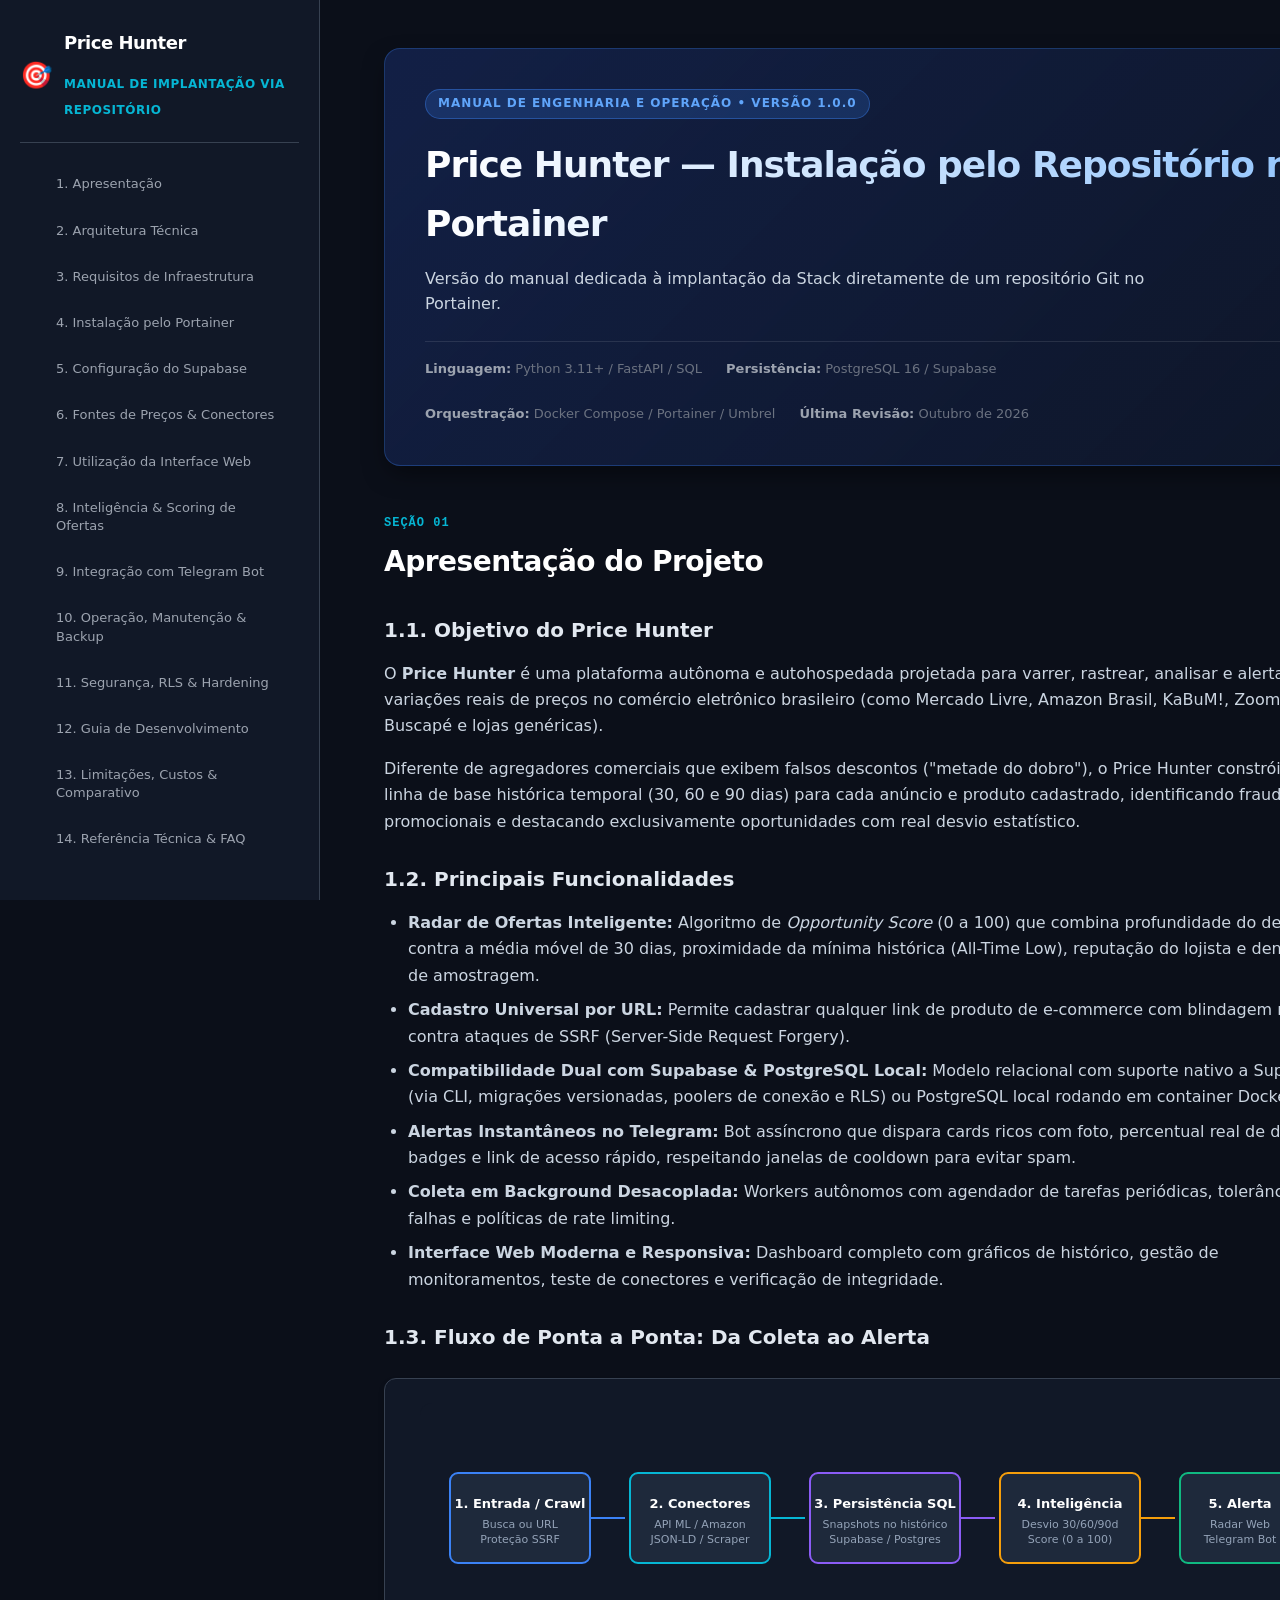
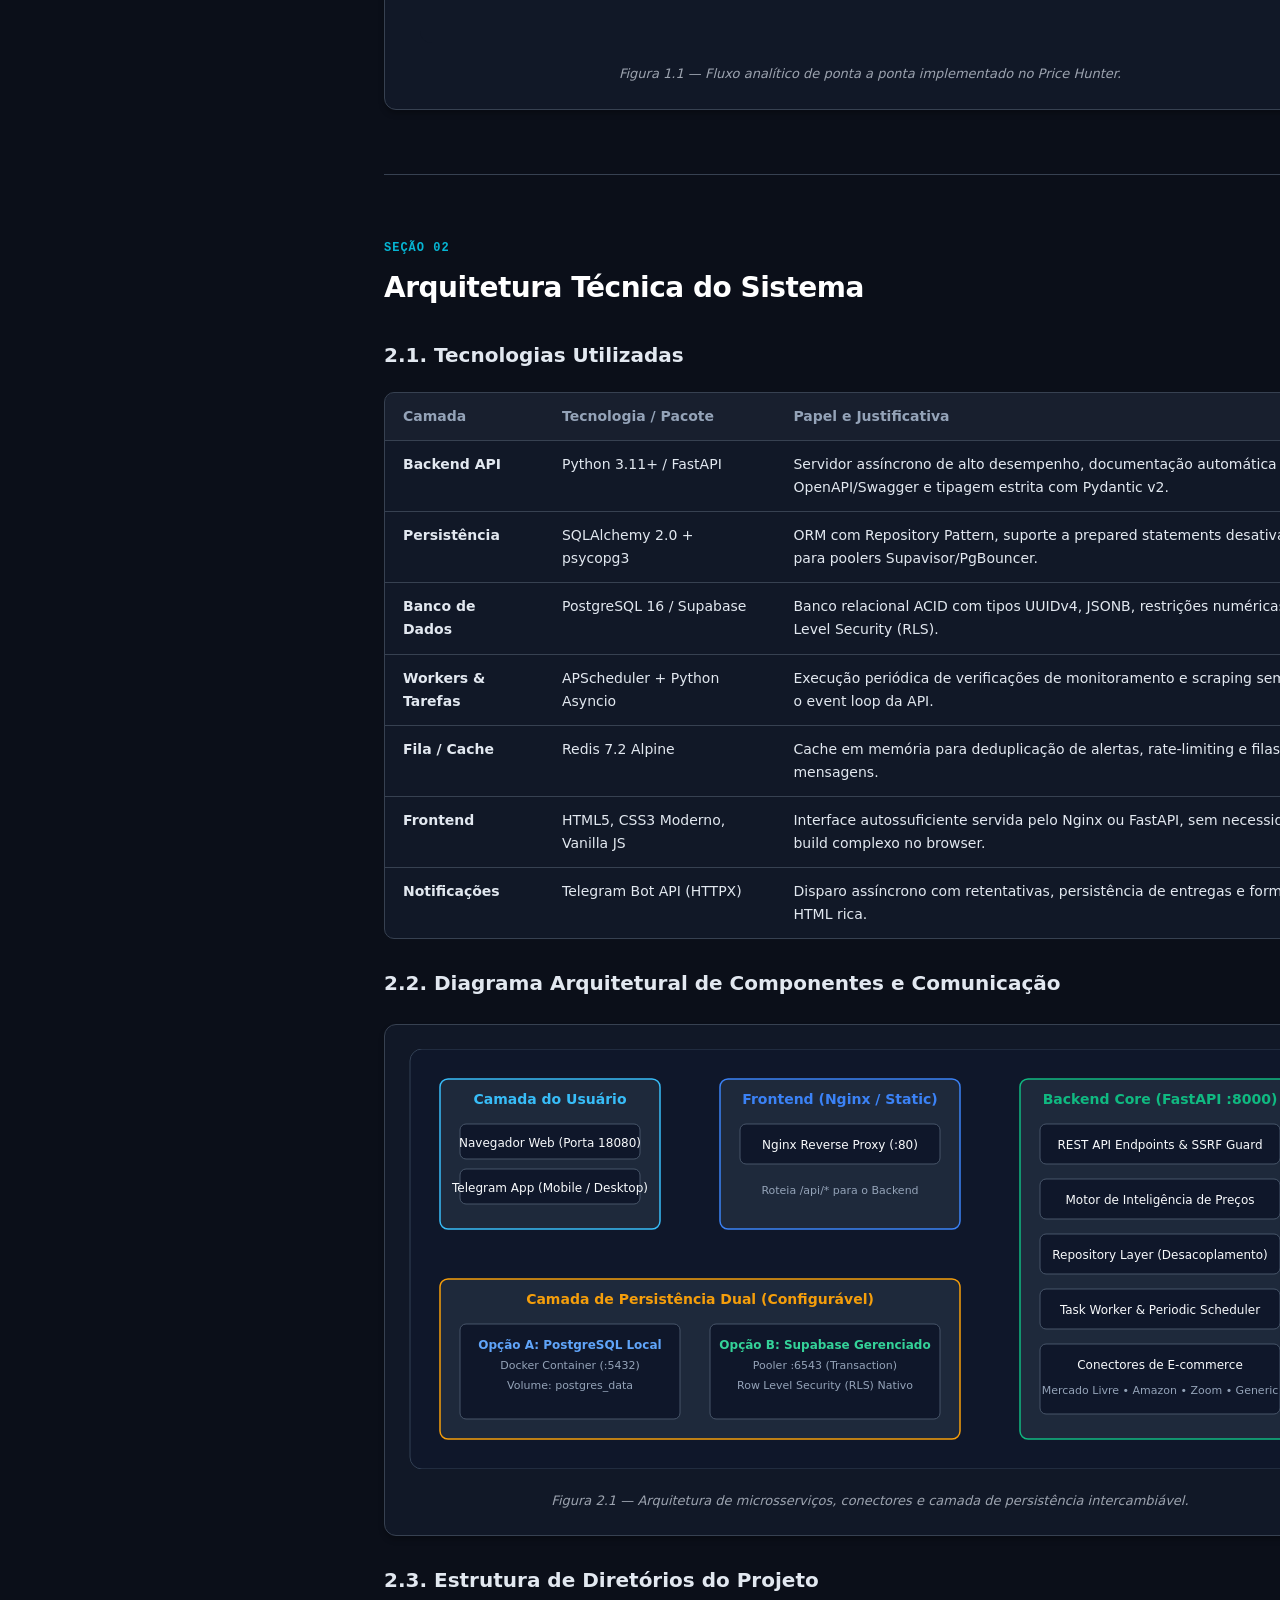
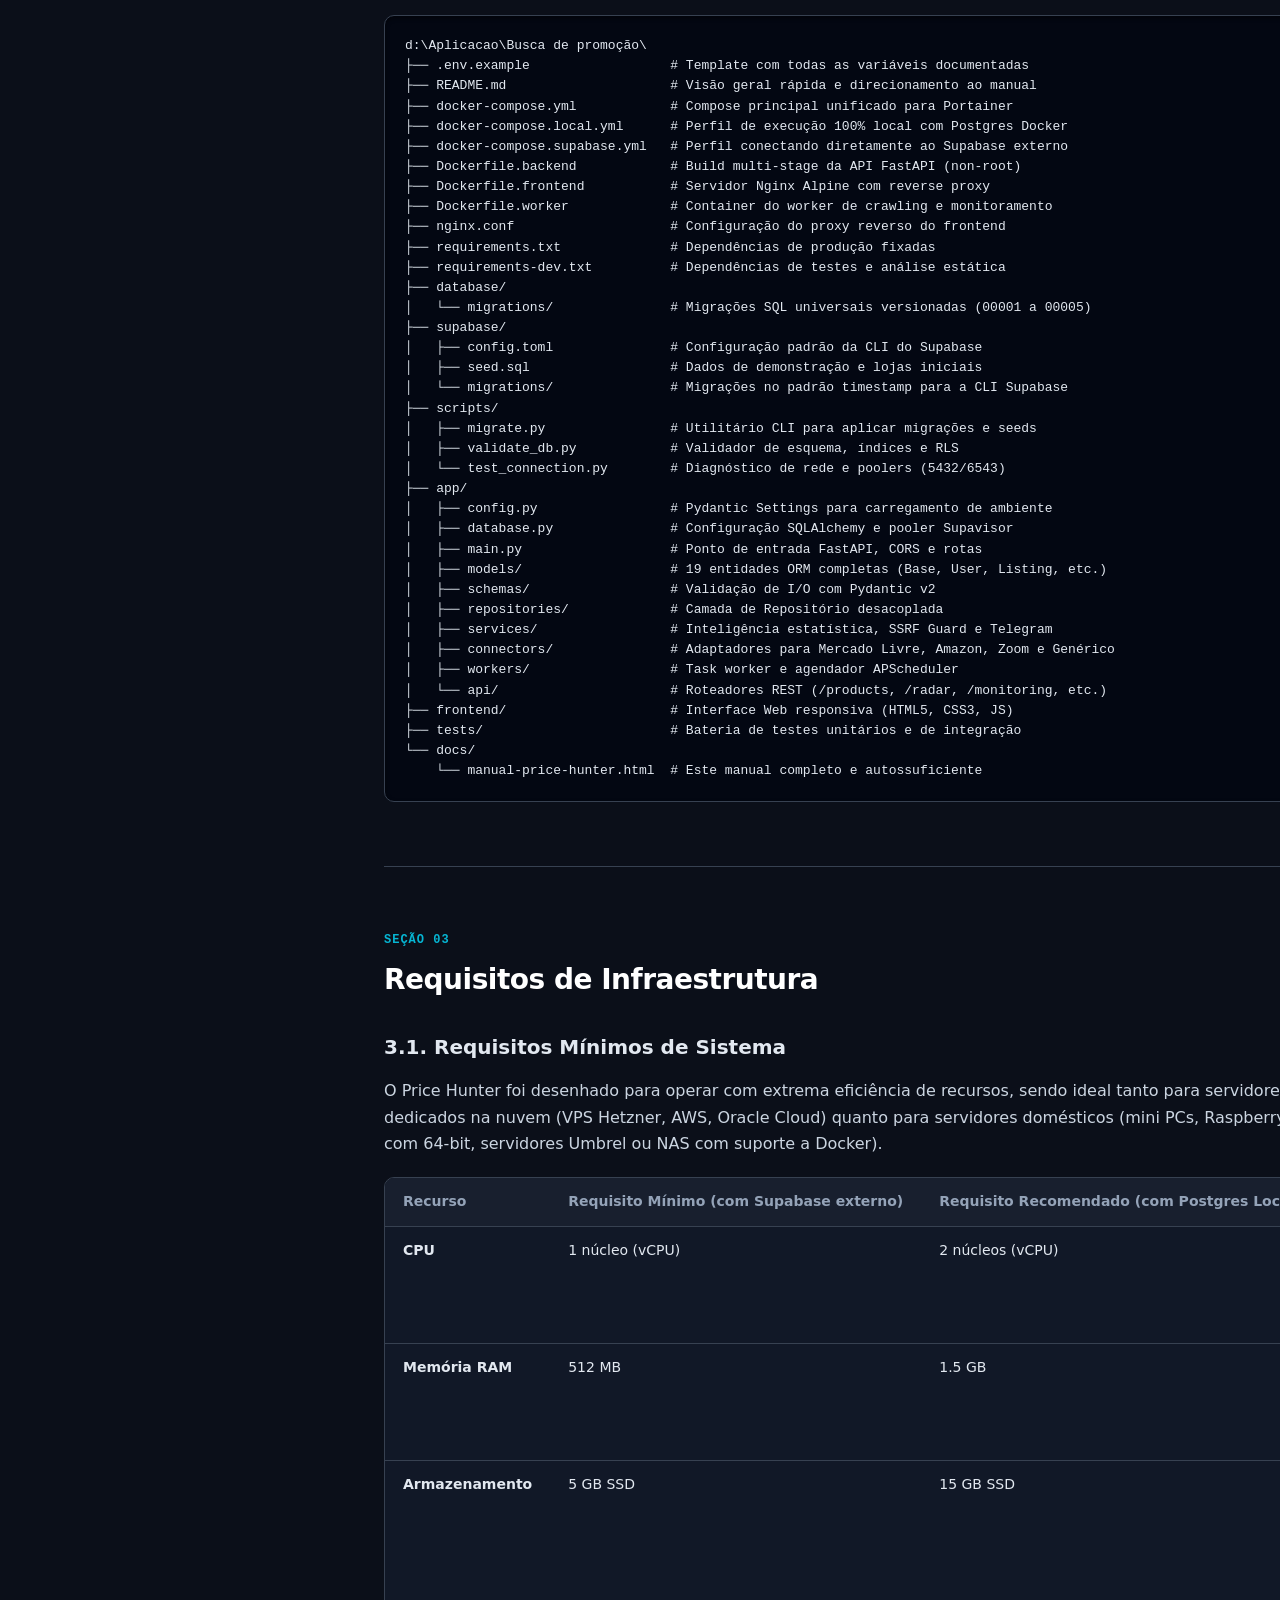
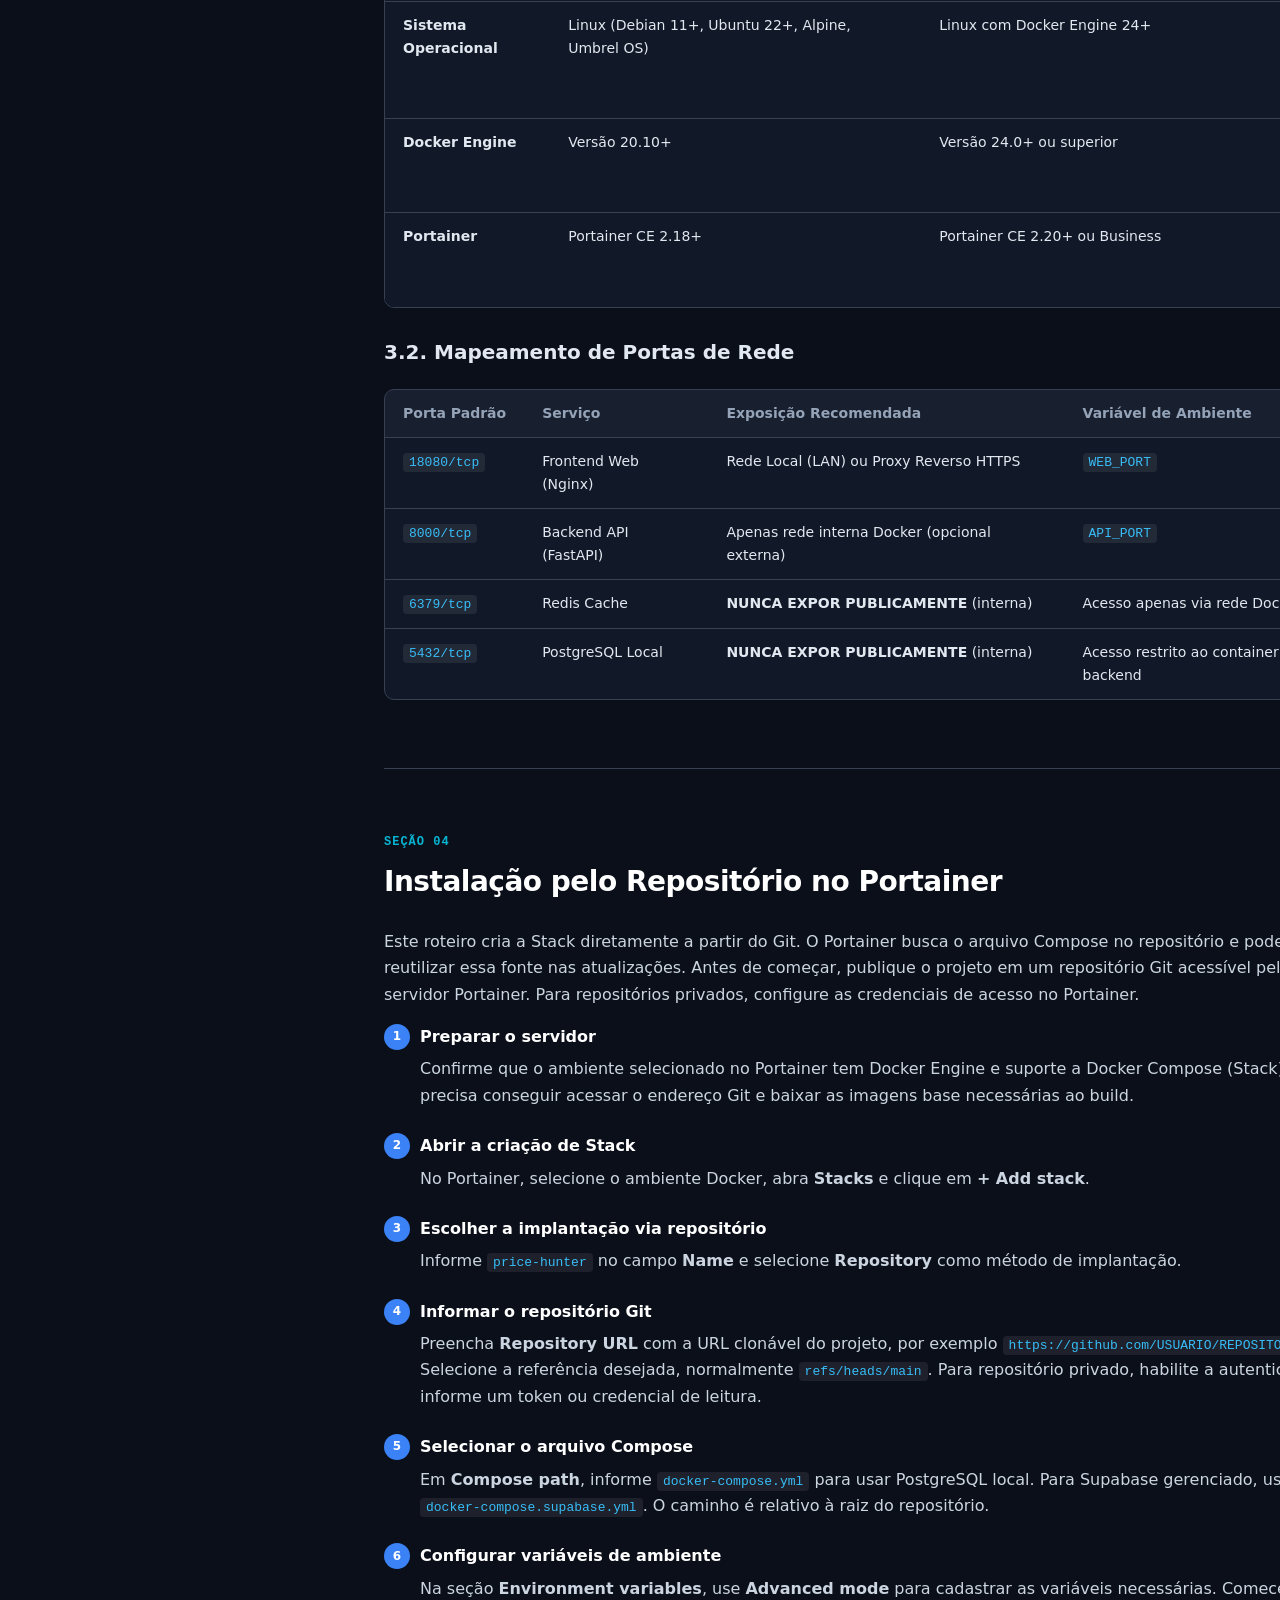
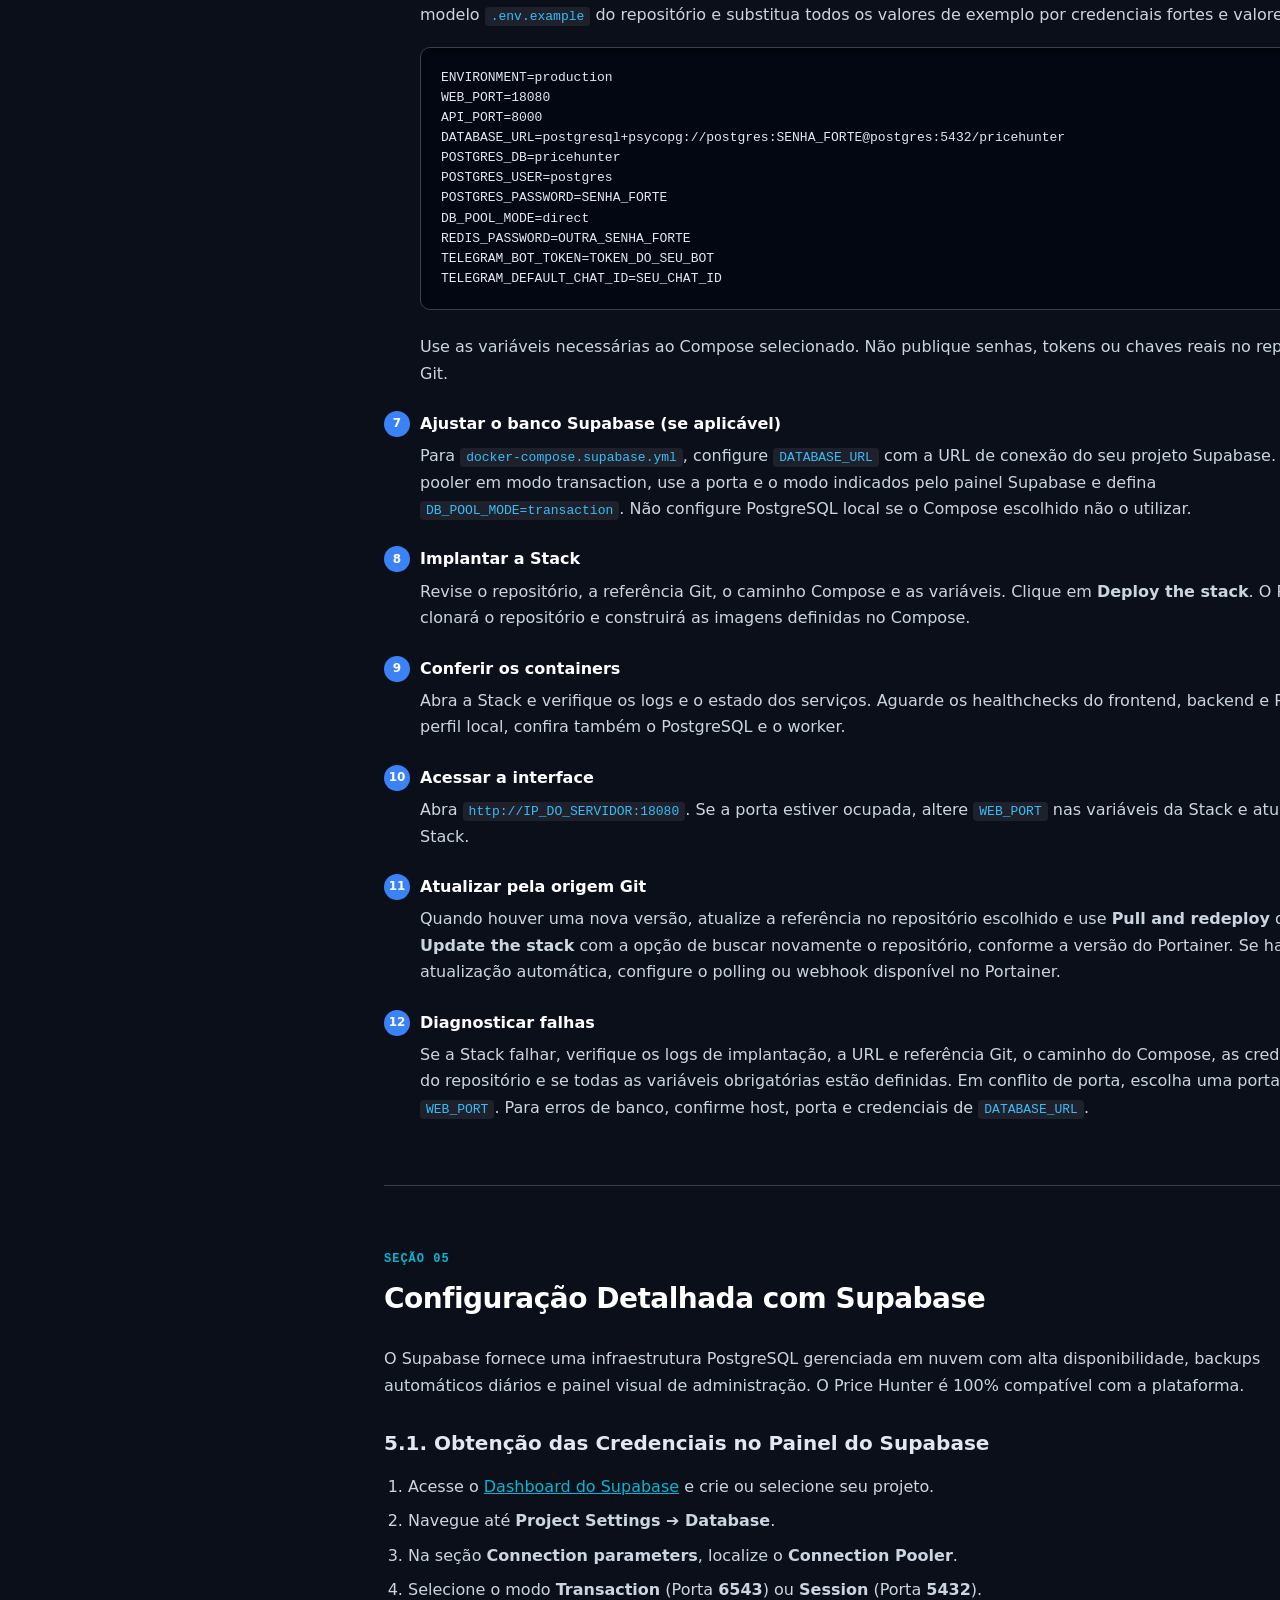
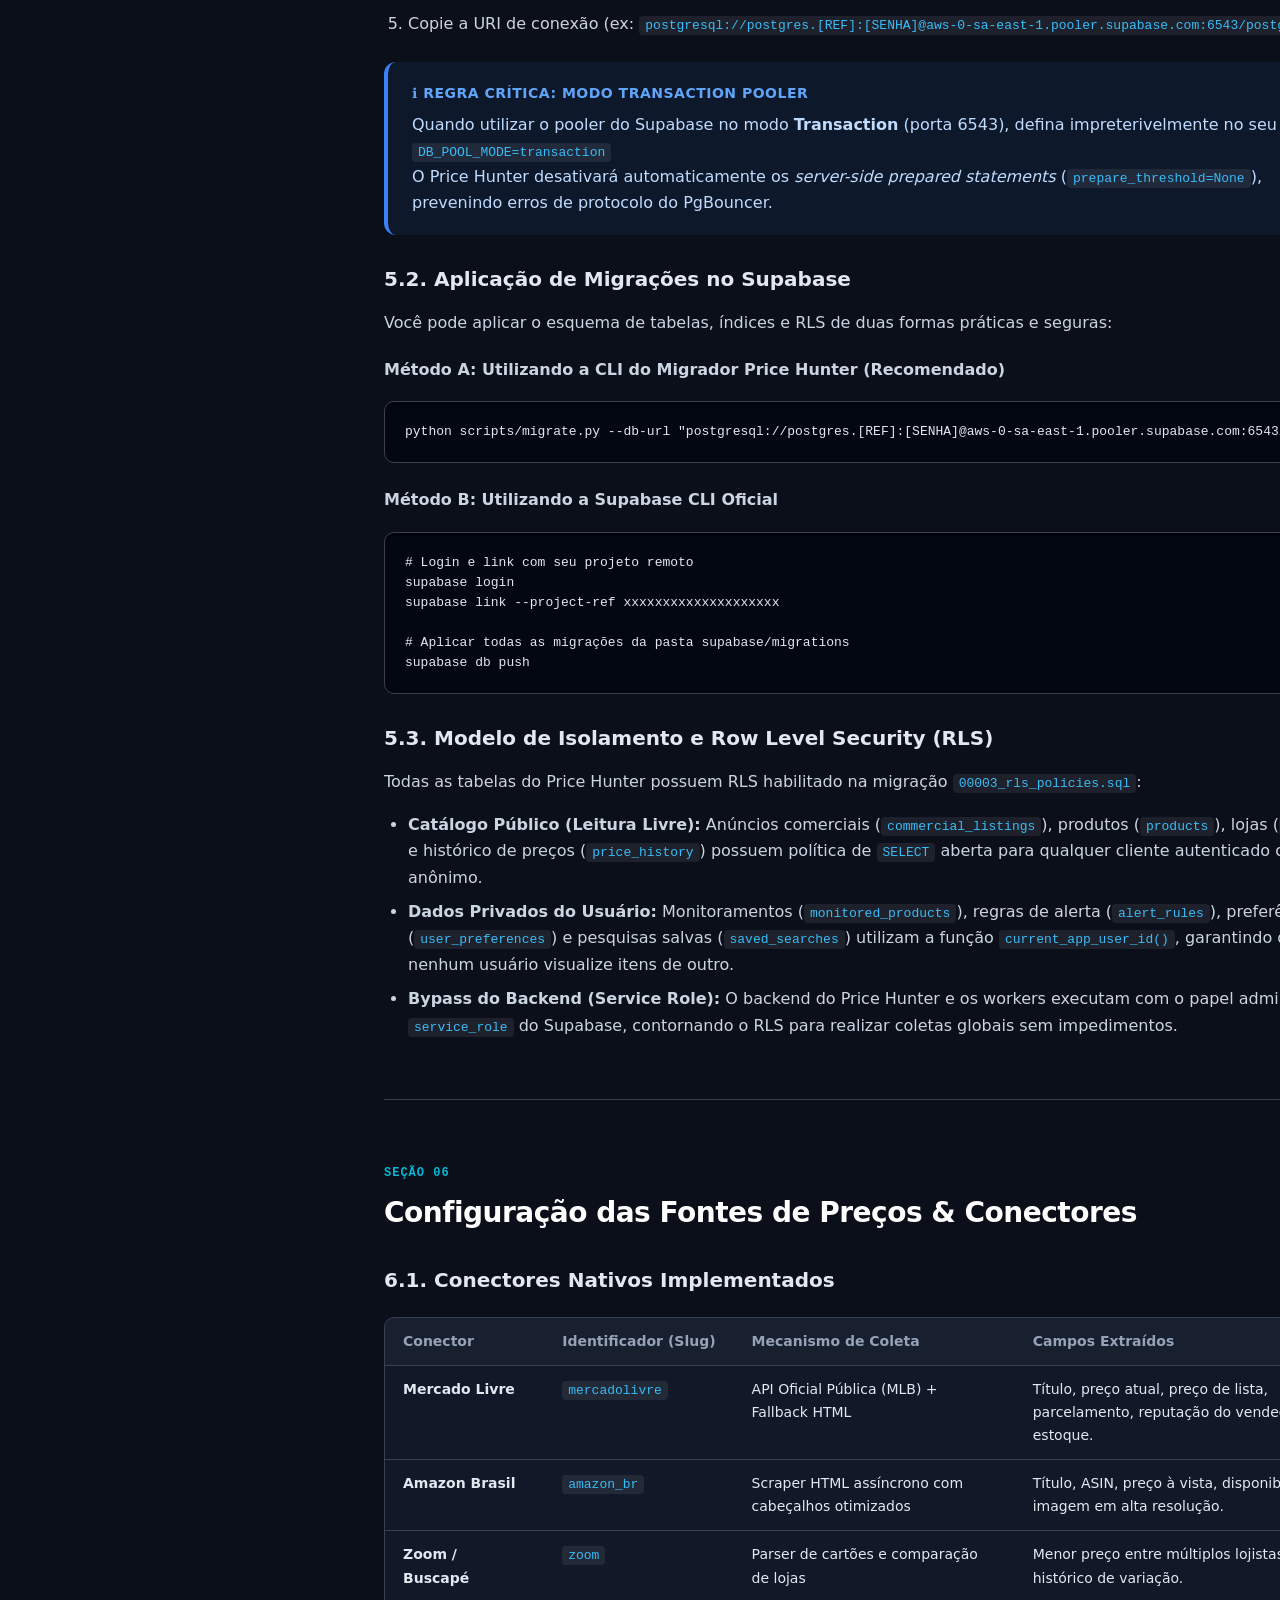
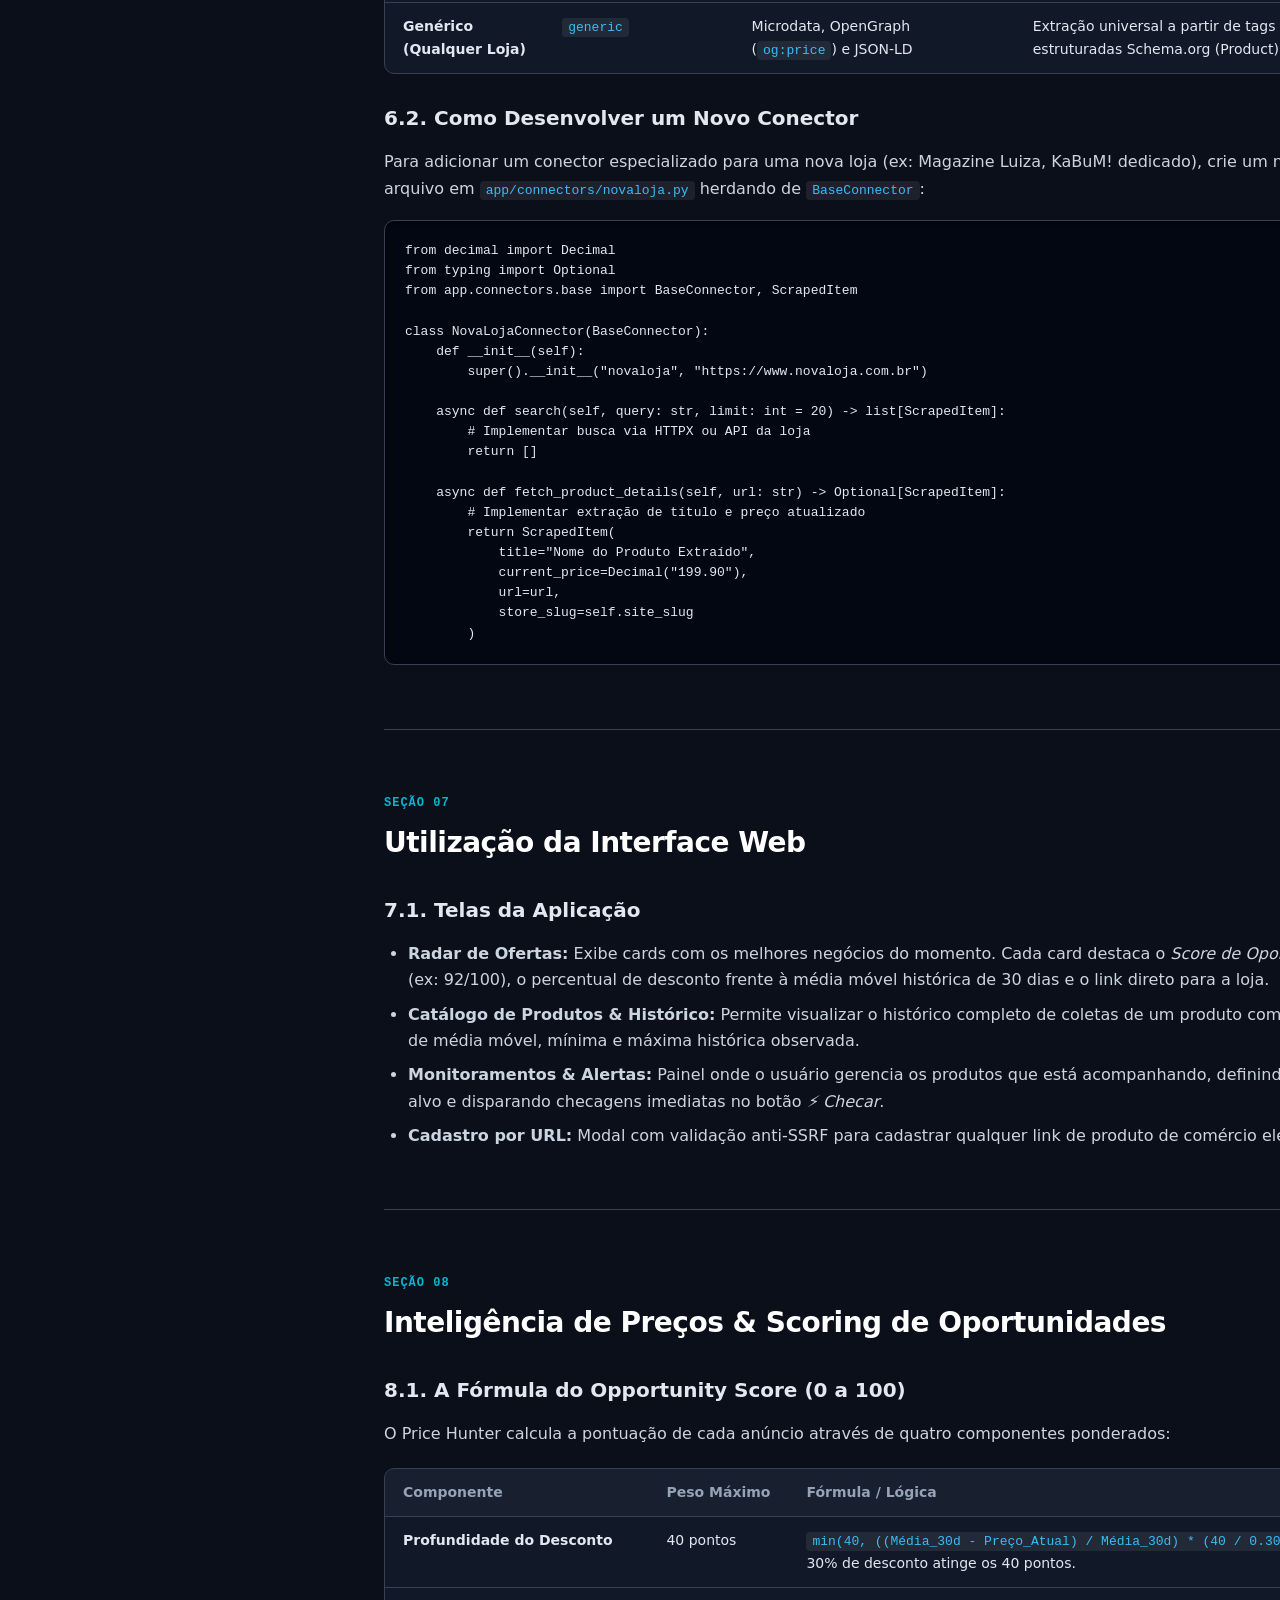
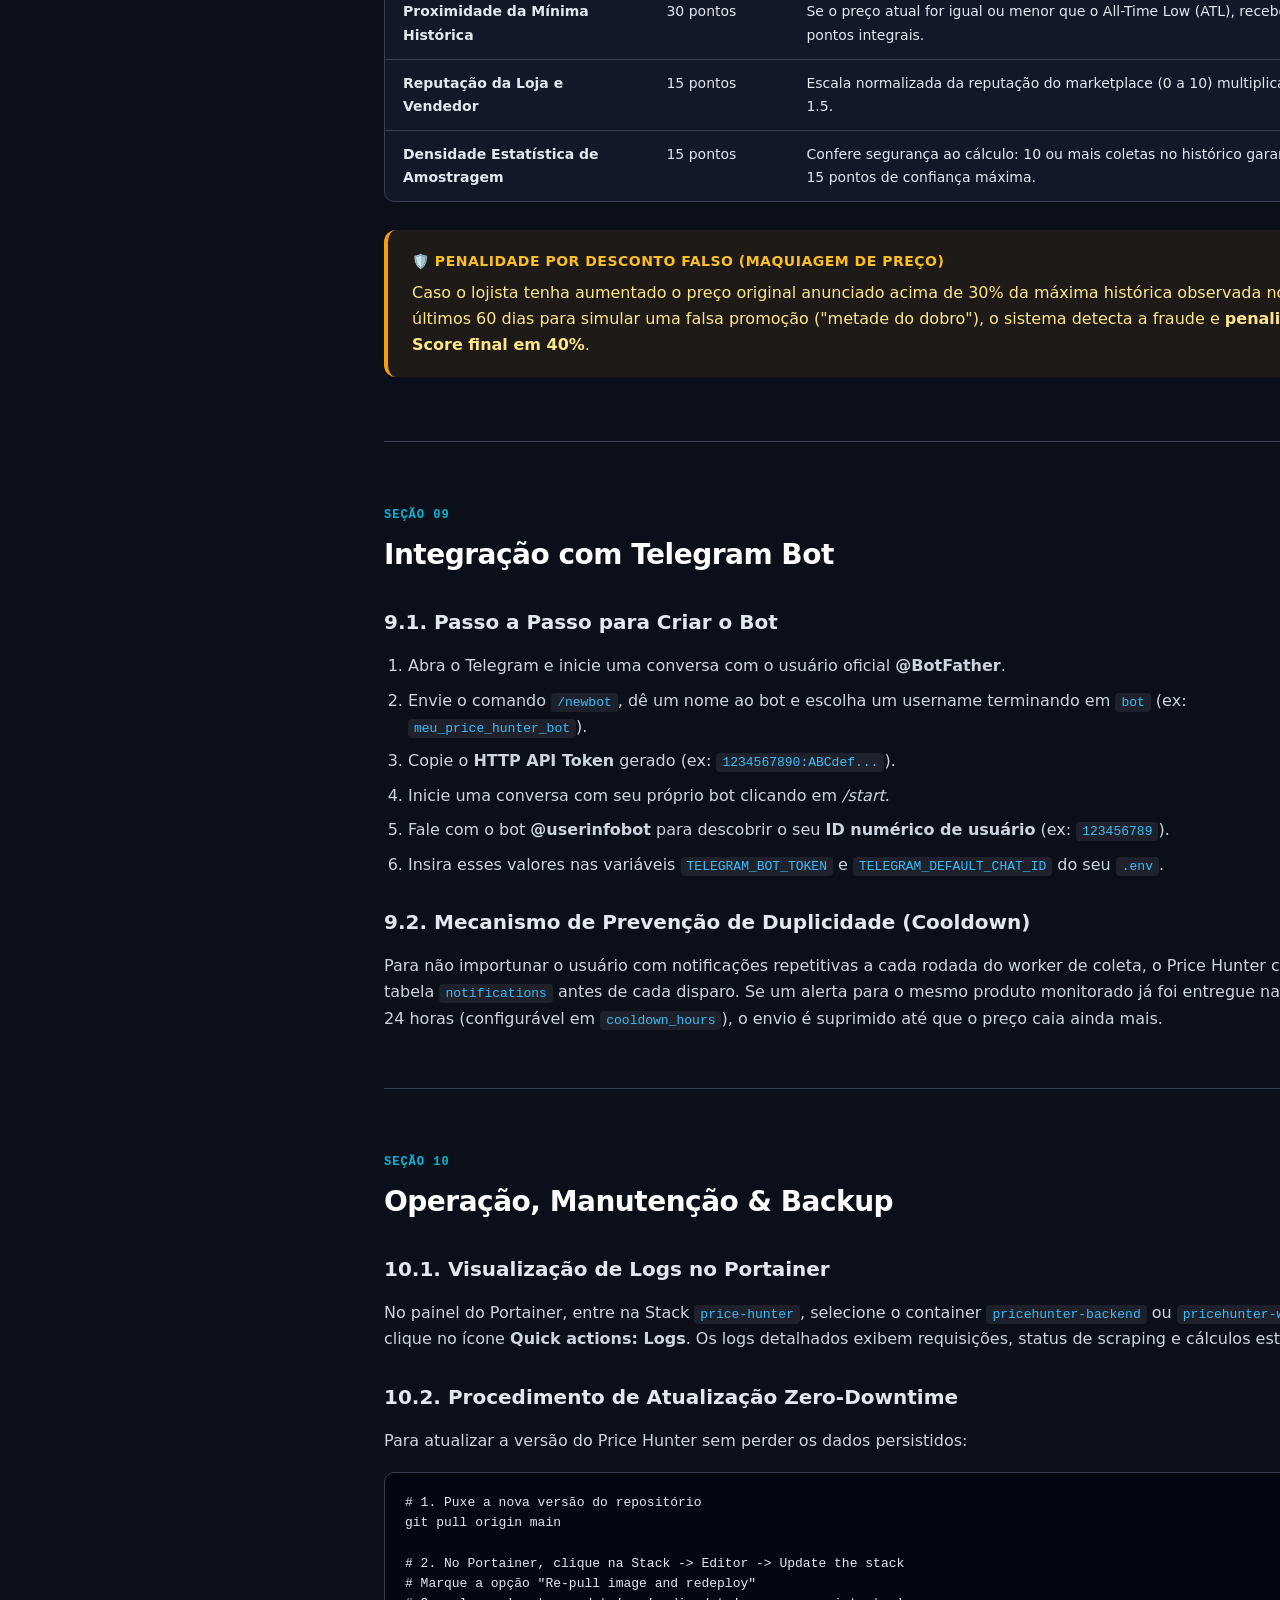
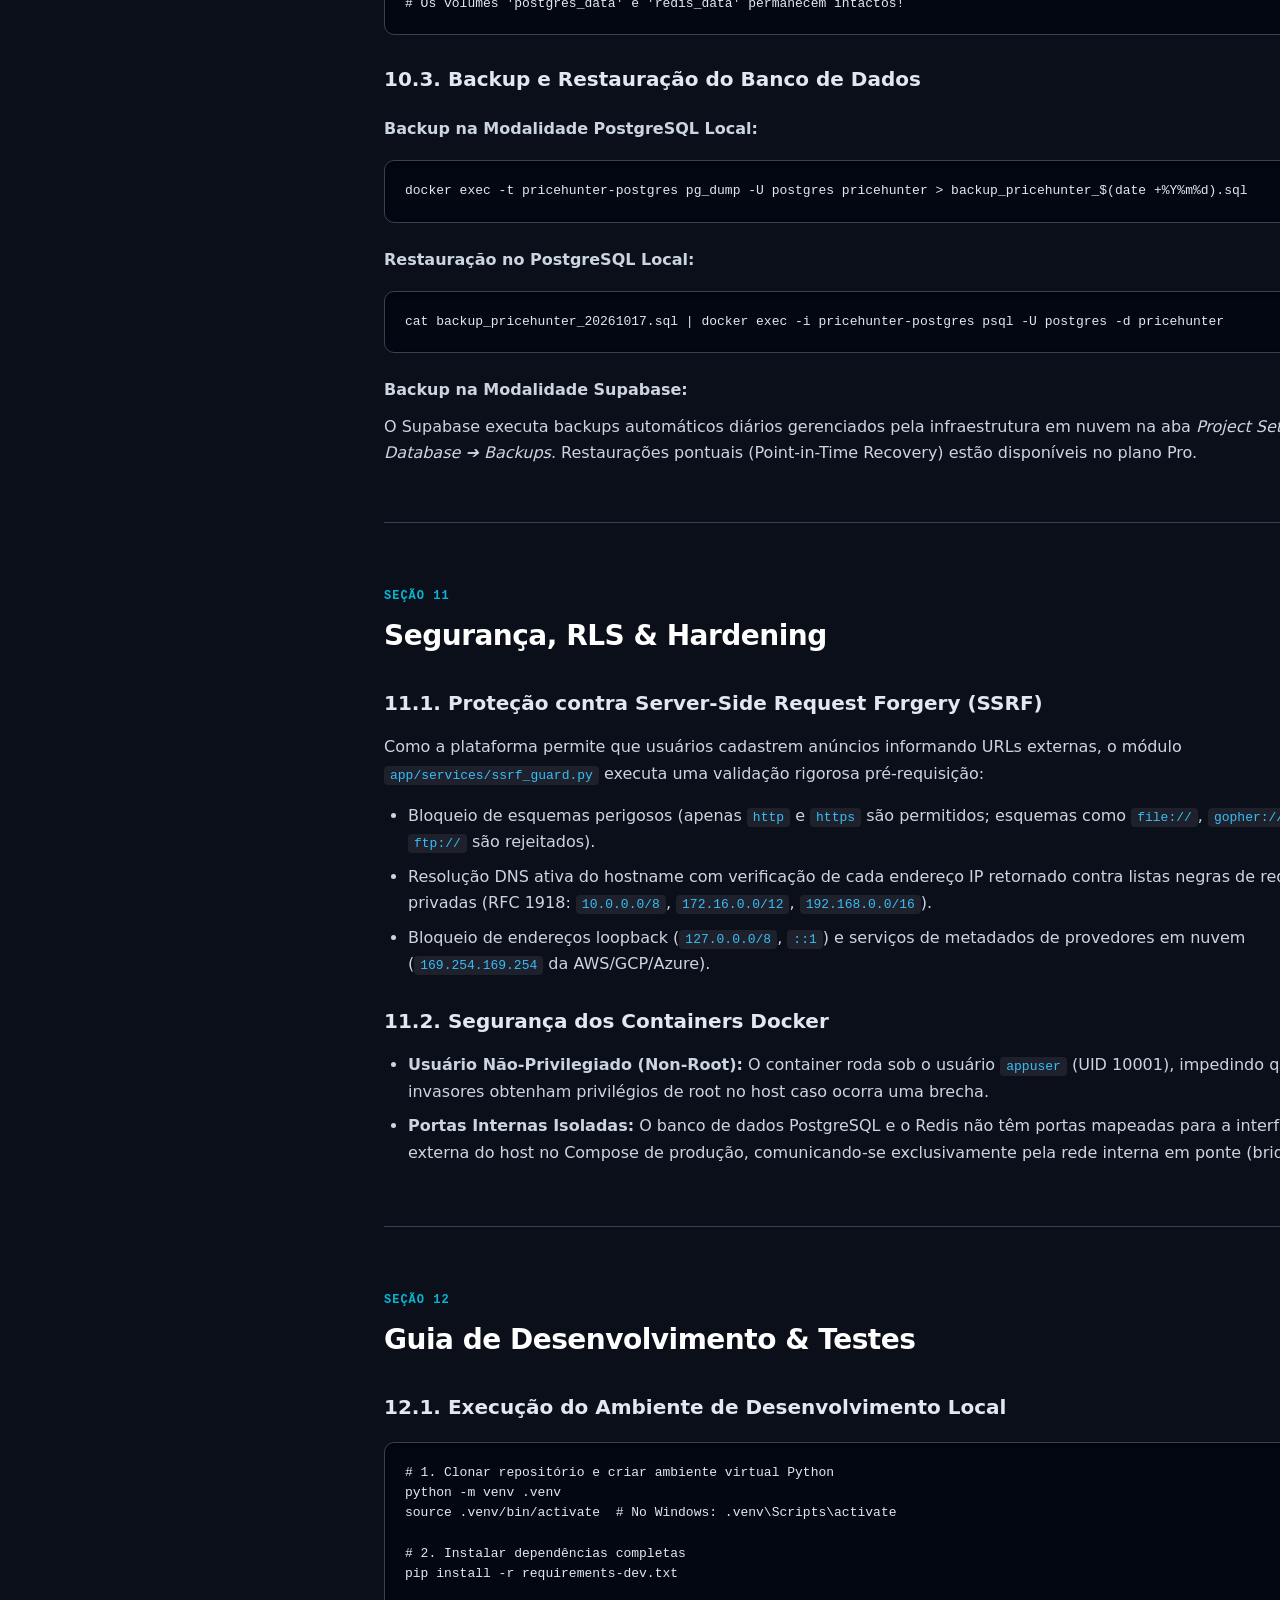
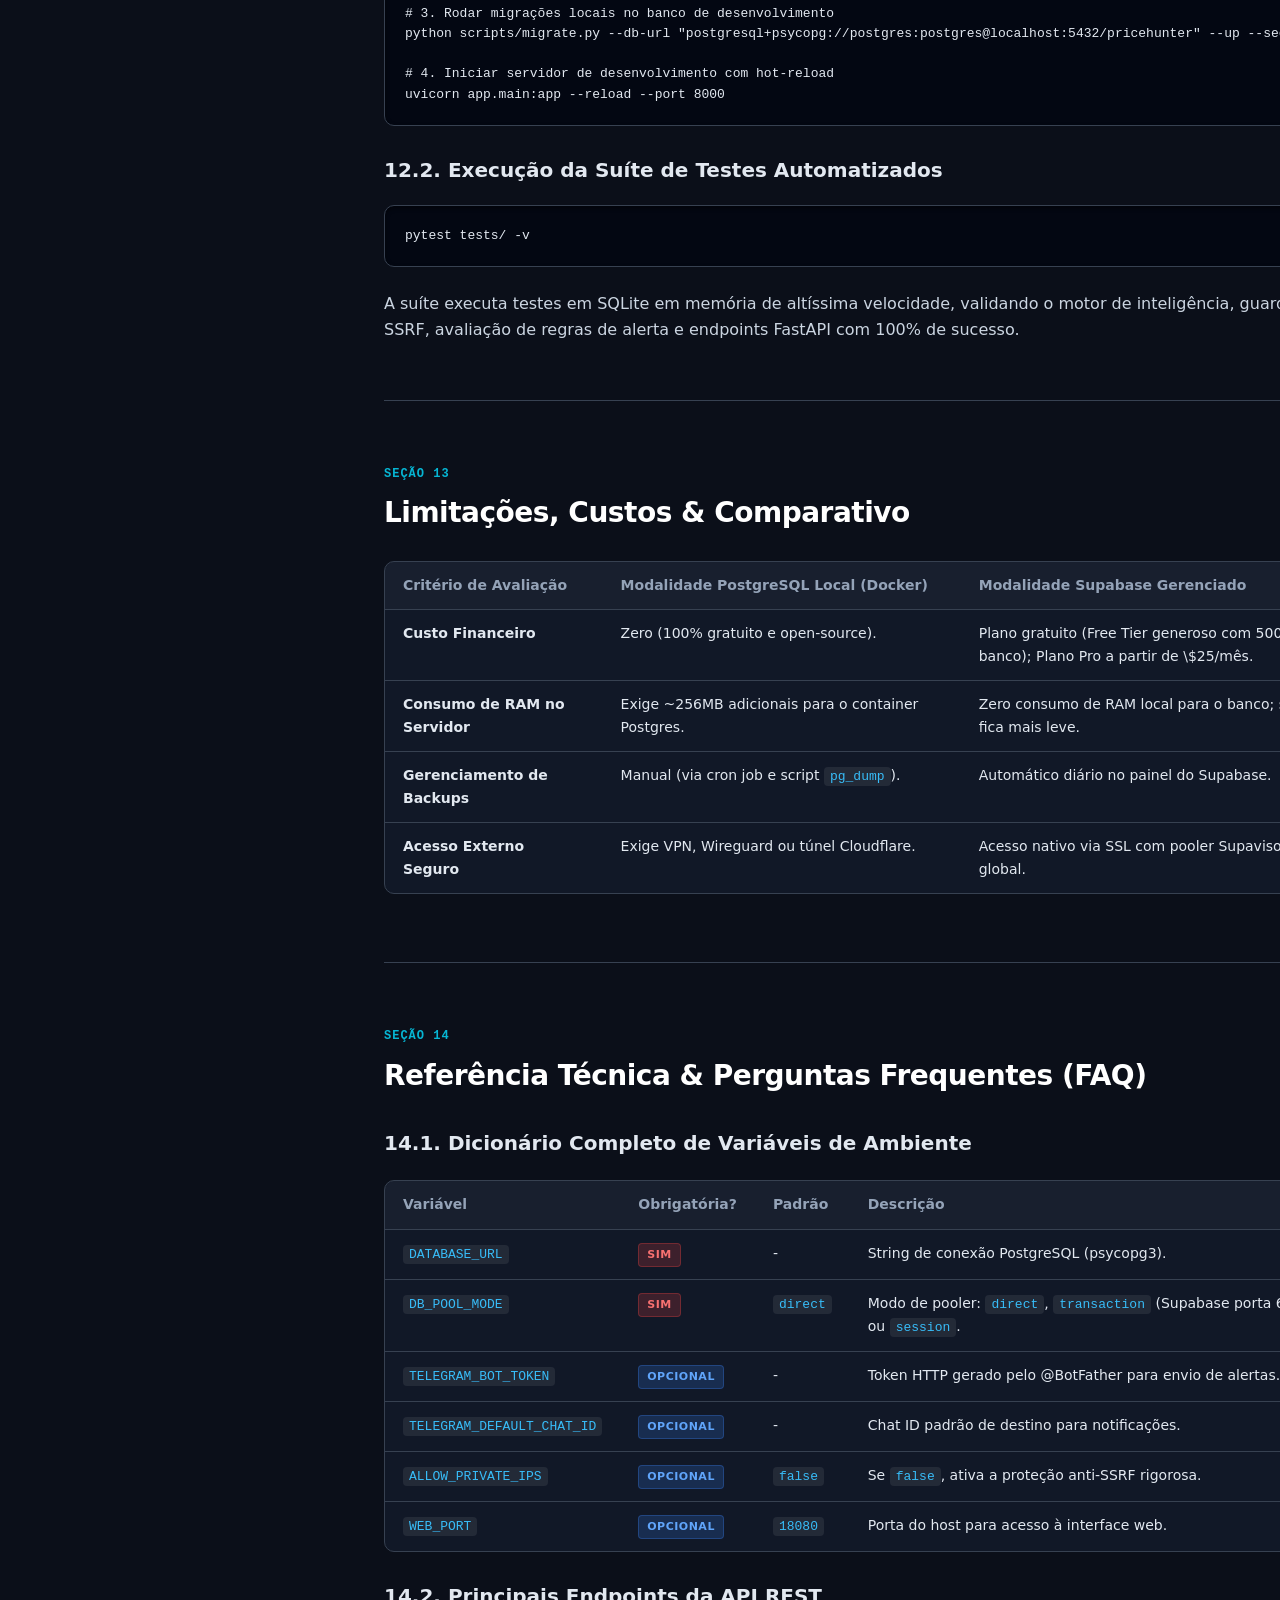
<file: docs/manual-price-hunter-portainer-repository.html>
<!DOCTYPE html>
<html lang="pt-BR">
<head>
    <meta charset="UTF-8">
    <meta name="viewport" content="width=device-width, initial-scale=1.0">
    <title>Manual Completo de Instalação, Operação e Desenvolvimento — Price Hunter</title>
    <style>
        /* ==========================================================================
           Price Hunter - Embedded Technical Manual Styles
           Self-contained, responsive, dark/light compatible, print-optimized
           ========================================================================== */
        :root {
            --bg-body: #0b0f19;
            --bg-surface: #111827;
            --bg-card: #1f2937;
            --bg-code: #030712;
            --border-color: #374151;
            --border-accent: #3b82f6;
            --text-main: #f9fafb;
            --text-secondary: #9ca3af;
            --text-muted: #6b7280;
            --accent-blue: #3b82f6;
            --accent-cyan: #06b6d4;
            --accent-emerald: #10b981;
            --accent-amber: #f59e0b;
            --accent-rose: #f43f5e;
            --accent-purple: #8b5cf6;
            --font-sans: system-ui, -apple-system, BlinkMacSystemFont, 'Segoe UI', Roboto, Oxygen, Ubuntu, Cantarell, sans-serif;
            --font-mono: ui-monospace, SFMono-Regular, Menlo, Monaco, Consolas, 'Liberation Mono', 'Courier New', monospace;
            --sidebar-width: 320px;
        }

        * {
            margin: 0;
            padding: 0;
            box-sizing: border-box;
        }

        html {
            scroll-behavior: smooth;
            font-size: 16px;
        }

        body {
            font-family: var(--font-sans);
            background-color: var(--bg-body);
            color: var(--text-main);
            line-height: 1.65;
            display: flex;
            min-height: 100vh;
        }

        /* Sidebar Navigation */
        .manual-sidebar {
            width: var(--sidebar-width);
            background-color: var(--bg-surface);
            border-right: 1px solid var(--border-color);
            position: fixed;
            top: 0;
            bottom: 0;
            left: 0;
            overflow-y: auto;
            padding: 28px 20px;
            display: flex;
            flex-direction: column;
            z-index: 100;
        }

        .sidebar-header {
            margin-bottom: 24px;
            padding-bottom: 20px;
            border-bottom: 1px solid var(--border-color);
        }

        .sidebar-brand {
            display: flex;
            align-items: center;
            gap: 12px;
        }

        .sidebar-logo {
            font-size: 26px;
        }

        .sidebar-title h2 {
            font-size: 18px;
            font-weight: 800;
            letter-spacing: -0.5px;
            color: #ffffff;
        }

        .sidebar-subtitle {
            font-size: 12px;
            color: var(--accent-cyan);
            font-weight: 600;
            text-transform: uppercase;
            letter-spacing: 0.5px;
        }

        .toc-list {
            list-style: none;
            display: flex;
            flex-direction: column;
            gap: 4px;
        }

        .toc-item a {
            display: block;
            padding: 8px 12px;
            color: var(--text-secondary);
            text-decoration: none;
            font-size: 13px;
            border-radius: 6px;
            transition: all 0.2s ease;
            line-height: 1.4;
        }

        .toc-item a:hover {
            background-color: rgba(59, 130, 246, 0.12);
            color: var(--text-main);
            padding-left: 16px;
        }

        .toc-item a.active {
            background-color: var(--accent-blue);
            color: #ffffff;
            font-weight: 600;
        }

        /* Main Content */
        .manual-container {
            margin-left: var(--sidebar-width);
            flex: 1;
            max-width: 1100px;
            padding: 48px 64px;
        }

        .hero-banner {
            background: linear-gradient(135deg, rgba(30, 58, 138, 0.4) 0%, rgba(15, 23, 42, 0.9) 100%);
            border: 1px solid rgba(59, 130, 246, 0.3);
            border-radius: 16px;
            padding: 40px;
            margin-bottom: 48px;
            box-shadow: 0 10px 25px -5px rgba(0, 0, 0, 0.5);
        }

        .hero-badge {
            display: inline-block;
            background-color: rgba(59, 130, 246, 0.2);
            color: #60a5fa;
            border: 1px solid rgba(59, 130, 246, 0.4);
            padding: 4px 12px;
            border-radius: 20px;
            font-size: 12px;
            font-weight: 700;
            margin-bottom: 16px;
            text-transform: uppercase;
            letter-spacing: 1px;
        }

        .hero-title {
            font-size: 36px;
            font-weight: 800;
            letter-spacing: -1px;
            margin-bottom: 12px;
            background: linear-gradient(to right, #ffffff, #93c5fd);
            -webkit-background-clip: text;
            -webkit-text-fill-color: transparent;
        }

        .hero-description {
            font-size: 16px;
            color: #cbd5e1;
            max-width: 800px;
            line-height: 1.6;
        }

        .hero-meta {
            margin-top: 24px;
            display: flex;
            gap: 24px;
            font-size: 13px;
            color: var(--text-muted);
            border-top: 1px solid rgba(255, 255, 255, 0.1);
            padding-top: 16px;
            flex-wrap: wrap;
        }

        .hero-meta span strong {
            color: var(--text-secondary);
        }

        /* Sections */
        .manual-section {
            margin-bottom: 64px;
            padding-bottom: 40px;
            border-bottom: 1px solid var(--border-color);
        }

        .section-header {
            margin-bottom: 24px;
        }

        .section-tag {
            font-family: var(--font-mono);
            font-size: 12px;
            font-weight: 700;
            color: var(--accent-cyan);
            text-transform: uppercase;
            letter-spacing: 1px;
            display: block;
            margin-bottom: 6px;
        }

        h2 {
            font-size: 28px;
            font-weight: 800;
            letter-spacing: -0.5px;
            color: #ffffff;
            margin-bottom: 12px;
        }

        h3 {
            font-size: 20px;
            font-weight: 700;
            color: #e2e8f0;
            margin: 28px 0 14px 0;
            display: flex;
            align-items: center;
            gap: 8px;
        }

        h4 {
            font-size: 16px;
            font-weight: 600;
            color: #cbd5e1;
            margin: 20px 0 10px 0;
        }

        p {
            margin-bottom: 16px;
            color: #cbd5e1;
        }

        ul, ol {
            margin: 0 0 20px 24px;
            color: #cbd5e1;
        }

        li {
            margin-bottom: 8px;
        }

        /* Callout Boxes */
        .callout {
            border-radius: 12px;
            padding: 20px 24px;
            margin: 24px 0;
            border-left: 4px solid;
            line-height: 1.6;
        }

        .callout-title {
            font-weight: 700;
            font-size: 14px;
            text-transform: uppercase;
            letter-spacing: 0.5px;
            margin-bottom: 8px;
            display: flex;
            align-items: center;
            gap: 8px;
        }

        .callout-info {
            background-color: rgba(59, 130, 246, 0.08);
            border-color: var(--accent-blue);
            color: #bfdbfe;
        }
        .callout-info .callout-title { color: #60a5fa; }

        .callout-warning {
            background-color: rgba(245, 158, 11, 0.08);
            border-color: var(--accent-amber);
            color: #fde68a;
        }
        .callout-warning .callout-title { color: #fbbf24; }

        .callout-danger {
            background-color: rgba(244, 63, 94, 0.08);
            border-color: var(--accent-rose);
            color: #fecdd3;
        }
        .callout-danger .callout-title { color: #f87171; }

        .callout-success {
            background-color: rgba(16, 185, 129, 0.08);
            border-color: var(--accent-emerald);
            color: #a7f3d0;
        }
        .callout-success .callout-title { color: #34d399; }

        /* Code Blocks */
        pre {
            background-color: var(--bg-code);
            border: 1px solid var(--border-color);
            border-radius: 10px;
            padding: 20px;
            overflow-x: auto;
            margin: 18px 0 24px 0;
            font-family: var(--font-mono);
            font-size: 13px;
            line-height: 1.55;
            color: #e2e8f0;
            box-shadow: inset 0 2px 4px rgba(0,0,0,0.5);
        }

        code {
            font-family: var(--font-mono);
            font-size: 13px;
            background-color: rgba(255, 255, 255, 0.08);
            color: #38bdf8;
            padding: 2px 6px;
            border-radius: 4px;
        }

        pre code {
            background-color: transparent;
            padding: 0;
            color: inherit;
        }

        /* Tables */
        .table-wrapper {
            overflow-x: auto;
            margin: 20px 0 28px 0;
            border: 1px solid var(--border-color);
            border-radius: 10px;
            background-color: var(--bg-surface);
        }

        table {
            width: 100%;
            border-collapse: collapse;
            font-size: 14px;
            text-align: left;
        }

        th {
            background-color: rgba(255, 255, 255, 0.03);
            color: #94a3b8;
            font-weight: 600;
            padding: 12px 18px;
            border-bottom: 1px solid var(--border-color);
            white-space: nowrap;
        }

        td {
            padding: 12px 18px;
            border-bottom: 1px solid var(--border-color);
            color: #e2e8f0;
            vertical-align: top;
        }

        tr:last-child td {
            border-bottom: none;
        }

        tr:hover td {
            background-color: rgba(255, 255, 255, 0.02);
        }

        /* Badges */
        .badge {
            display: inline-flex;
            align-items: center;
            padding: 2px 8px;
            border-radius: 4px;
            font-size: 11px;
            font-weight: 700;
            text-transform: uppercase;
            letter-spacing: 0.5px;
        }

        .badge-req { background: rgba(239, 68, 68, 0.2); color: #f87171; border: 1px solid rgba(239, 68, 68, 0.3); }
        .badge-opt { background: rgba(59, 130, 246, 0.2); color: #60a5fa; border: 1px solid rgba(59, 130, 246, 0.3); }
        .badge-status-ok { background: rgba(16, 185, 129, 0.2); color: #34d399; }

        /* Diagrams SVG Container */
        .diagram-container {
            background-color: var(--bg-surface);
            border: 1px solid var(--border-color);
            border-radius: 12px;
            padding: 24px;
            margin: 24px 0;
            text-align: center;
            box-shadow: 0 4px 6px -1px rgba(0, 0, 0, 0.3);
            overflow-x: auto;
        }

        .diagram-caption {
            margin-top: 12px;
            font-size: 13px;
            color: var(--text-secondary);
            font-style: italic;
        }

        /* Step Guide */
        .step-container {
            position: relative;
            padding-left: 36px;
            margin-bottom: 24px;
        }

        .step-number {
            position: absolute;
            left: 0;
            top: 0;
            width: 26px;
            height: 26px;
            background-color: var(--accent-blue);
            color: #ffffff;
            border-radius: 50%;
            display: flex;
            align-items: center;
            justify-content: center;
            font-size: 12px;
            font-weight: 700;
        }

        .step-title {
            font-size: 16px;
            font-weight: 700;
            color: #ffffff;
            margin-bottom: 6px;
        }

        /* Print styles */
        @media print {
            body {
                background: #ffffff !important;
                color: #000000 !important;
            }
            .manual-sidebar {
                display: none !important;
            }
            .manual-container {
                margin-left: 0 !important;
                padding: 0 !important;
                max-width: 100% !important;
            }
            .hero-banner {
                background: #f1f5f9 !important;
                color: #000000 !important;
                border: 1px solid #cbd5e1 !important;
            }
            .hero-title {
                -webkit-text-fill-color: #000000 !important;
                color: #000000 !important;
            }
            pre, code {
                background: #f8fafc !important;
                color: #0f172a !important;
                border: 1px solid #e2e8f0 !important;
            }
            .callout {
                background: #f8fafc !important;
                border-left-width: 4px !important;
            }
            th, td {
                color: #0f172a !important;
                border-color: #e2e8f0 !important;
            }
            .manual-section {
                page-break-after: always;
            }
        }

        @media (max-width: 900px) {
            .manual-sidebar {
                display: none;
            }
            .manual-container {
                margin-left: 0;
                padding: 24px 20px;
            }
        }
    </style>
</head>
<body>

    <!-- Lateral Table of Contents -->
    <aside class="manual-sidebar">
        <div class="sidebar-header">
            <div class="sidebar-brand">
                <span class="sidebar-logo">🎯</span>
                <div class="sidebar-title">
                    <h2>Price Hunter</h2>
                    <span class="sidebar-subtitle">Manual de Implantação via Repositório</span>
                </div>
            </div>
        </div>

        <ul class="toc-list">
            <li class="toc-item"><a href="#sec-1">1. Apresentação</a></li>
            <li class="toc-item"><a href="#sec-2">2. Arquitetura Técnica</a></li>
            <li class="toc-item"><a href="#sec-3">3. Requisitos de Infraestrutura</a></li>
            <li class="toc-item"><a href="#sec-4">4. Instalação pelo Portainer</a></li>
            <li class="toc-item"><a href="#sec-5">5. Configuração do Supabase</a></li>
            <li class="toc-item"><a href="#sec-6">6. Fontes de Preços & Conectores</a></li>
            <li class="toc-item"><a href="#sec-7">7. Utilização da Interface Web</a></li>
            <li class="toc-item"><a href="#sec-8">8. Inteligência & Scoring de Ofertas</a></li>
            <li class="toc-item"><a href="#sec-9">9. Integração com Telegram Bot</a></li>
            <li class="toc-item"><a href="#sec-10">10. Operação, Manutenção & Backup</a></li>
            <li class="toc-item"><a href="#sec-11">11. Segurança, RLS & Hardening</a></li>
            <li class="toc-item"><a href="#sec-12">12. Guia de Desenvolvimento</a></li>
            <li class="toc-item"><a href="#sec-13">13. Limitações, Custos & Comparativo</a></li>
            <li class="toc-item"><a href="#sec-14">14. Referência Técnica & FAQ</a></li>
        </ul>
    </aside>

    <!-- Main Documentation Area -->
    <main class="manual-container">

        <!-- Hero Cover -->
        <header class="hero-banner">
            <span class="hero-badge">Manual de Engenharia e Operação • Versão 1.0.0</span>
            <h1 class="hero-title">Price Hunter — Instalação pelo Repositório no Portainer</h1>
            <p class="hero-description">
                Versão do manual dedicada à implantação da Stack diretamente de um repositório Git no Portainer.
            </p>
            <div class="hero-meta">
                <span><strong>Linguagem:</strong> Python 3.11+ / FastAPI / SQL</span>
                <span><strong>Persistência:</strong> PostgreSQL 16 / Supabase</span>
                <span><strong>Orquestração:</strong> Docker Compose / Portainer / Umbrel</span>
                <span><strong>Última Revisão:</strong> Outubro de 2026</span>
            </div>
        </header>

        <!-- SEÇÃO 1 -->
        <section id="sec-1" class="manual-section">
            <div class="section-header">
                <span class="section-tag">Seção 01</span>
                <h2>Apresentação do Projeto</h2>
            </div>

            <h3>1.1. Objetivo do Price Hunter</h3>
            <p>
                O <strong>Price Hunter</strong> é uma plataforma autônoma e autohospedada projetada para varrer, rastrear, analisar e alertar sobre variações reais de preços no comércio eletrônico brasileiro (como Mercado Livre, Amazon Brasil, KaBuM!, Zoom, Buscapé e lojas genéricas).
            </p>
            <p>
                Diferente de agregadores comerciais que exibem falsos descontos ("metade do dobro"), o Price Hunter constrói uma linha de base histórica temporal (30, 60 e 90 dias) para cada anúncio e produto cadastrado, identificando fraudes promocionais e destacando exclusivamente oportunidades com real desvio estatístico.
            </p>

            <h3>1.2. Principais Funcionalidades</h3>
            <ul>
                <li><strong>Radar de Ofertas Inteligente:</strong> Algoritmo de <em>Opportunity Score</em> (0 a 100) que combina profundidade do desconto contra a média móvel de 30 dias, proximidade da mínima histórica (All-Time Low), reputação do lojista e densidade de amostragem.</li>
                <li><strong>Cadastro Universal por URL:</strong> Permite cadastrar qualquer link de produto de e-commerce com blindagem rigorosa contra ataques de SSRF (Server-Side Request Forgery).</li>
                <li><strong>Compatibilidade Dual com Supabase & PostgreSQL Local:</strong> Modelo relacional com suporte nativo a Supabase (via CLI, migrações versionadas, poolers de conexão e RLS) ou PostgreSQL local rodando em container Docker.</li>
                <li><strong>Alertas Instantâneos no Telegram:</strong> Bot assíncrono que dispara cards ricos com foto, percentual real de desconto, badges e link de acesso rápido, respeitando janelas de cooldown para evitar spam.</li>
                <li><strong>Coleta em Background Desacoplada:</strong> Workers autônomos com agendador de tarefas periódicas, tolerância a falhas e políticas de rate limiting.</li>
                <li><strong>Interface Web Moderna e Responsiva:</strong> Dashboard completo com gráficos de histórico, gestão de monitoramentos, teste de conectores e verificação de integridade.</li>
            </ul>

            <h3>1.3. Fluxo de Ponta a Ponta: Da Coleta ao Alerta</h3>
            <div class="diagram-container">
                <svg viewBox="0 0 900 240" width="100%" height="240" xmlns="http://www.w3.org/2000/svg">
                    <rect width="900" height="240" fill="#111827" rx="12"/>
                    <!-- Step 1 -->
                    <rect x="30" y="70" width="140" height="90" rx="8" fill="#1e293b" stroke="#3b82f6" stroke-width="2"/>
                    <text x="100" y="105" fill="#ffffff" font-size="13" font-weight="bold" text-anchor="middle">1. Entrada / Crawl</text>
                    <text x="100" y="125" fill="#94a3b8" font-size="11" text-anchor="middle">Busca ou URL</text>
                    <text x="100" y="140" fill="#94a3b8" font-size="11" text-anchor="middle">Proteção SSRF</text>
                    <!-- Arrow 1 -->
                    <path d="M 170 115 L 205 115" stroke="#3b82f6" stroke-width="2" marker-end="url(#arrow)"/>

                    <!-- Step 2 -->
                    <rect x="210" y="70" width="140" height="90" rx="8" fill="#1e293b" stroke="#06b6d4" stroke-width="2"/>
                    <text x="280" y="105" fill="#ffffff" font-size="13" font-weight="bold" text-anchor="middle">2. Conectores</text>
                    <text x="280" y="125" fill="#94a3b8" font-size="11" text-anchor="middle">API ML / Amazon</text>
                    <text x="280" y="140" fill="#94a3b8" font-size="11" text-anchor="middle">JSON-LD / Scraper</text>
                    <!-- Arrow 2 -->
                    <path d="M 350 115 L 385 115" stroke="#06b6d4" stroke-width="2"/>

                    <!-- Step 3 -->
                    <rect x="390" y="70" width="150" height="90" rx="8" fill="#1e293b" stroke="#8b5cf6" stroke-width="2"/>
                    <text x="465" y="105" fill="#ffffff" font-size="13" font-weight="bold" text-anchor="middle">3. Persistência SQL</text>
                    <text x="465" y="125" fill="#94a3b8" font-size="11" text-anchor="middle">Snapshots no histórico</text>
                    <text x="465" y="140" fill="#94a3b8" font-size="11" text-anchor="middle">Supabase / Postgres</text>
                    <!-- Arrow 3 -->
                    <path d="M 540 115 L 575 115" stroke="#8b5cf6" stroke-width="2"/>

                    <!-- Step 4 -->
                    <rect x="580" y="70" width="140" height="90" rx="8" fill="#1e293b" stroke="#f59e0b" stroke-width="2"/>
                    <text x="650" y="105" fill="#ffffff" font-size="13" font-weight="bold" text-anchor="middle">4. Inteligência</text>
                    <text x="650" y="125" fill="#94a3b8" font-size="11" text-anchor="middle">Desvio 30/60/90d</text>
                    <text x="650" y="140" fill="#94a3b8" font-size="11" text-anchor="middle">Score (0 a 100)</text>
                    <!-- Arrow 4 -->
                    <path d="M 720 115 L 755 115" stroke="#f59e0b" stroke-width="2"/>

                    <!-- Step 5 -->
                    <rect x="760" y="70" width="120" height="90" rx="8" fill="#1e293b" stroke="#10b981" stroke-width="2"/>
                    <text x="820" y="105" fill="#ffffff" font-size="13" font-weight="bold" text-anchor="middle">5. Alerta</text>
                    <text x="820" y="125" fill="#94a3b8" font-size="11" text-anchor="middle">Radar Web</text>
                    <text x="820" y="140" fill="#94a3b8" font-size="11" text-anchor="middle">Telegram Bot</text>
                </svg>
                <div class="diagram-caption">Figura 1.1 — Fluxo analítico de ponta a ponta implementado no Price Hunter.</div>
            </div>
        </section>

        <!-- SEÇÃO 2 -->
        <section id="sec-2" class="manual-section">
            <div class="section-header">
                <span class="section-tag">Seção 02</span>
                <h2>Arquitetura Técnica do Sistema</h2>
            </div>

            <h3>2.1. Tecnologias Utilizadas</h3>
            <div class="table-wrapper">
                <table>
                    <thead>
                        <tr>
                            <th>Camada</th>
                            <th>Tecnologia / Pacote</th>
                            <th>Papel e Justificativa</th>
                        </tr>
                    </thead>
                    <tbody>
                        <tr>
                            <td><strong>Backend API</strong></td>
                            <td>Python 3.11+ / FastAPI</td>
                            <td>Servidor assíncrono de alto desempenho, documentação automática OpenAPI/Swagger e tipagem estrita com Pydantic v2.</td>
                        </tr>
                        <tr>
                            <td><strong>Persistência</strong></td>
                            <td>SQLAlchemy 2.0 + psycopg3</td>
                            <td>ORM com Repository Pattern, suporte a prepared statements desativados para poolers Supavisor/PgBouncer.</td>
                        </tr>
                        <tr>
                            <td><strong>Banco de Dados</strong></td>
                            <td>PostgreSQL 16 / Supabase</td>
                            <td>Banco relacional ACID com tipos UUIDv4, JSONB, restrições numéricas e Row Level Security (RLS).</td>
                        </tr>
                        <tr>
                            <td><strong>Workers & Tarefas</strong></td>
                            <td>APScheduler + Python Asyncio</td>
                            <td>Execução periódica de verificações de monitoramento e scraping sem travar o event loop da API.</td>
                        </tr>
                        <tr>
                            <td><strong>Fila / Cache</strong></td>
                            <td>Redis 7.2 Alpine</td>
                            <td>Cache em memória para deduplicação de alertas, rate-limiting e filas de mensagens.</td>
                        </tr>
                        <tr>
                            <td><strong>Frontend</strong></td>
                            <td>HTML5, CSS3 Moderno, Vanilla JS</td>
                            <td>Interface autossuficiente servida pelo Nginx ou FastAPI, sem necessidade de build complexo no browser.</td>
                        </tr>
                        <tr>
                            <td><strong>Notificações</strong></td>
                            <td>Telegram Bot API (HTTPX)</td>
                            <td>Disparo assíncrono com retentativas, persistência de entregas e formatação HTML rica.</td>
                        </tr>
                    </tbody>
                </table>
            </div>

            <h3>2.2. Diagrama Arquitetural de Componentes e Comunicação</h3>
            <div class="diagram-container">
                <svg viewBox="0 0 920 420" width="100%" height="420" xmlns="http://www.w3.org/2000/svg">
                    <rect width="920" height="420" fill="#0f172a" rx="12" stroke="#334155" stroke-width="1"/>
                    
                    <!-- Client Group -->
                    <rect x="30" y="30" width="220" height="150" rx="8" fill="#1e293b" stroke="#38bdf8" stroke-width="1.5"/>
                    <text x="140" y="55" fill="#38bdf8" font-size="14" font-weight="bold" text-anchor="middle">Camada do Usuário</text>
                    <rect x="50" y="75" width="180" height="35" rx="6" fill="#0f172a" stroke="#475569"/>
                    <text x="140" y="98" fill="#f8fafc" font-size="12" text-anchor="middle">Navegador Web (Porta 18080)</text>
                    <rect x="50" y="120" width="180" height="35" rx="6" fill="#0f172a" stroke="#475569"/>
                    <text x="140" y="143" fill="#f8fafc" font-size="12" text-anchor="middle">Telegram App (Mobile / Desktop)</text>

                    <!-- Web / Proxy Container -->
                    <rect x="310" y="30" width="240" height="150" rx="8" fill="#1e293b" stroke="#3b82f6" stroke-width="1.5"/>
                    <text x="430" y="55" fill="#3b82f6" font-size="14" font-weight="bold" text-anchor="middle">Frontend (Nginx / Static)</text>
                    <rect x="330" y="75" width="200" height="40" rx="6" fill="#0f172a" stroke="#475569"/>
                    <text x="430" y="100" fill="#f8fafc" font-size="12" text-anchor="middle">Nginx Reverse Proxy (:80)</text>
                    <text x="430" y="145" fill="#94a3b8" font-size="11" text-anchor="middle">Roteia /api/* para o Backend</text>

                    <!-- Backend API Container -->
                    <rect x="610" y="30" width="280" height="360" rx="8" fill="#1e293b" stroke="#10b981" stroke-width="1.5"/>
                    <text x="750" y="55" fill="#10b981" font-size="14" font-weight="bold" text-anchor="middle">Backend Core (FastAPI :8000)</text>
                    
                    <rect x="630" y="75" width="240" height="40" rx="6" fill="#0f172a" stroke="#475569"/>
                    <text x="750" y="100" fill="#f8fafc" font-size="12" text-anchor="middle">REST API Endpoints & SSRF Guard</text>

                    <rect x="630" y="130" width="240" height="40" rx="6" fill="#0f172a" stroke="#475569"/>
                    <text x="750" y="155" fill="#f8fafc" font-size="12" text-anchor="middle">Motor de Inteligência de Preços</text>

                    <rect x="630" y="185" width="240" height="40" rx="6" fill="#0f172a" stroke="#475569"/>
                    <text x="750" y="210" fill="#f8fafc" font-size="12" text-anchor="middle">Repository Layer (Desacoplamento)</text>

                    <rect x="630" y="240" width="240" height="40" rx="6" fill="#0f172a" stroke="#475569"/>
                    <text x="750" y="265" fill="#f8fafc" font-size="12" text-anchor="middle">Task Worker & Periodic Scheduler</text>

                    <rect x="630" y="295" width="240" height="70" rx="6" fill="#0f172a" stroke="#475569"/>
                    <text x="750" y="320" fill="#f8fafc" font-size="12" text-anchor="middle">Conectores de E-commerce</text>
                    <text x="750" y="345" fill="#94a3b8" font-size="11" text-anchor="middle">Mercado Livre • Amazon • Zoom • Generic</text>

                    <!-- Persistence Group -->
                    <rect x="30" y="230" width="520" height="160" rx="8" fill="#1e293b" stroke="#f59e0b" stroke-width="1.5"/>
                    <text x="290" y="255" fill="#f59e0b" font-size="14" font-weight="bold" text-anchor="middle">Camada de Persistência Dual (Configurável)</text>
                    
                    <rect x="50" y="275" width="220" height="95" rx="6" fill="#0f172a" stroke="#475569"/>
                    <text x="160" y="300" fill="#60a5fa" font-size="12" font-weight="bold" text-anchor="middle">Opção A: PostgreSQL Local</text>
                    <text x="160" y="320" fill="#94a3b8" font-size="11" text-anchor="middle">Docker Container (:5432)</text>
                    <text x="160" y="340" fill="#94a3b8" font-size="11" text-anchor="middle">Volume: postgres_data</text>

                    <rect x="300" y="275" width="230" height="95" rx="6" fill="#0f172a" stroke="#475569"/>
                    <text x="415" y="300" fill="#34d399" font-size="12" font-weight="bold" text-anchor="middle">Opção B: Supabase Gerenciado</text>
                    <text x="415" y="320" fill="#94a3b8" font-size="11" text-anchor="middle">Pooler :6543 (Transaction)</text>
                    <text x="415" y="340" fill="#94a3b8" font-size="11" text-anchor="middle">Row Level Security (RLS) Nativo</text>
                </svg>
                <div class="diagram-caption">Figura 2.1 — Arquitetura de microsserviços, conectores e camada de persistência intercambiável.</div>
            </div>

            <h3>2.3. Estrutura de Diretórios do Projeto</h3>
            <pre><code>d:\Aplicacao\Busca de promoção\
├── .env.example                  # Template com todas as variáveis documentadas
├── README.md                     # Visão geral rápida e direcionamento ao manual
├── docker-compose.yml            # Compose principal unificado para Portainer
├── docker-compose.local.yml      # Perfil de execução 100% local com Postgres Docker
├── docker-compose.supabase.yml   # Perfil conectando diretamente ao Supabase externo
├── Dockerfile.backend            # Build multi-stage da API FastAPI (non-root)
├── Dockerfile.frontend           # Servidor Nginx Alpine com reverse proxy
├── Dockerfile.worker             # Container do worker de crawling e monitoramento
├── nginx.conf                    # Configuração do proxy reverso do frontend
├── requirements.txt              # Dependências de produção fixadas
├── requirements-dev.txt          # Dependências de testes e análise estática
├── database/
│   └── migrations/               # Migrações SQL universais versionadas (00001 a 00005)
├── supabase/
│   ├── config.toml               # Configuração padrão da CLI do Supabase
│   ├── seed.sql                  # Dados de demonstração e lojas iniciais
│   └── migrations/               # Migrações no padrão timestamp para a CLI Supabase
├── scripts/
│   ├── migrate.py                # Utilitário CLI para aplicar migrações e seeds
│   ├── validate_db.py            # Validador de esquema, índices e RLS
│   └── test_connection.py        # Diagnóstico de rede e poolers (5432/6543)
├── app/
│   ├── config.py                 # Pydantic Settings para carregamento de ambiente
│   ├── database.py               # Configuração SQLAlchemy e pooler Supavisor
│   ├── main.py                   # Ponto de entrada FastAPI, CORS e rotas
│   ├── models/                   # 19 entidades ORM completas (Base, User, Listing, etc.)
│   ├── schemas/                  # Validação de I/O com Pydantic v2
│   ├── repositories/             # Camada de Repositório desacoplada
│   ├── services/                 # Inteligência estatística, SSRF Guard e Telegram
│   ├── connectors/               # Adaptadores para Mercado Livre, Amazon, Zoom e Genérico
│   ├── workers/                  # Task worker e agendador APScheduler
│   └── api/                      # Roteadores REST (/products, /radar, /monitoring, etc.)
├── frontend/                     # Interface Web responsiva (HTML5, CSS3, JS)
├── tests/                        # Bateria de testes unitários e de integração
└── docs/
    └── manual-price-hunter.html  # Este manual completo e autossuficiente</code></pre>
        </section>

        <!-- SEÇÃO 3 -->
        <section id="sec-3" class="manual-section">
            <div class="section-header">
                <span class="section-tag">Seção 03</span>
                <h2>Requisitos de Infraestrutura</h2>
            </div>

            <h3>3.1. Requisitos Mínimos de Sistema</h3>
            <p>
                O Price Hunter foi desenhado para operar com extrema eficiência de recursos, sendo ideal tanto para servidores dedicados na nuvem (VPS Hetzner, AWS, Oracle Cloud) quanto para servidores domésticos (mini PCs, Raspberry Pi 4/5 com 64-bit, servidores Umbrel ou NAS com suporte a Docker).
            </p>

            <div class="table-wrapper">
                <table>
                    <thead>
                        <tr>
                            <th>Recurso</th>
                            <th>Requisito Mínimo (com Supabase externo)</th>
                            <th>Requisito Recomendado (com Postgres Local)</th>
                            <th>Premissas e Justificativa</th>
                        </tr>
                    </thead>
                    <tbody>
                        <tr>
                            <td><strong>CPU</strong></td>
                            <td>1 núcleo (vCPU)</td>
                            <td>2 núcleos (vCPU)</td>
                            <td>Workers assíncronos não consomem CPU contínua; picos ocorrem durante parsing HTML.</td>
                        </tr>
                        <tr>
                            <td><strong>Memória RAM</strong></td>
                            <td>512 MB</td>
                            <td>1.5 GB</td>
                            <td>PostgreSQL local consome ~256MB em repouso. O backend FastAPI opera com ~120MB.</td>
                        </tr>
                        <tr>
                            <td><strong>Armazenamento</strong></td>
                            <td>5 GB SSD</td>
                            <td>15 GB SSD</td>
                            <td>Volume de histórico de preços: ~100 mil snapshots ocupam menos de 50MB no PostgreSQL com índices btree.</td>
                        </tr>
                        <tr>
                            <td><strong>Sistema Operacional</strong></td>
                            <td>Linux (Debian 11+, Ubuntu 22+, Alpine, Umbrel OS)</td>
                            <td>Linux com Docker Engine 24+</td>
                            <td>Compatível com qualquer distribuição POSIX que execute Docker Compose v2+.</td>
                        </tr>
                        <tr>
                            <td><strong>Docker Engine</strong></td>
                            <td>Versão 20.10+</td>
                            <td>Versão 24.0+ ou superior</td>
                            <td>Suporte a multi-stage builds e drivers de volume locais.</td>
                        </tr>
                        <tr>
                            <td><strong>Portainer</strong></td>
                            <td>Portainer CE 2.18+</td>
                            <td>Portainer CE 2.20+ ou Business</td>
                            <td>Suporte ao recurso "Stacks" com variáveis de ambiente em formulário.</td>
                        </tr>
                    </tbody>
                </table>
            </div>

            <h3>3.2. Mapeamento de Portas de Rede</h3>
            <div class="table-wrapper">
                <table>
                    <thead>
                        <tr>
                            <th>Porta Padrão</th>
                            <th>Serviço</th>
                            <th>Exposição Recomendada</th>
                            <th>Variável de Ambiente</th>
                        </tr>
                    </thead>
                    <tbody>
                        <tr>
                            <td><code>18080/tcp</code></td>
                            <td>Frontend Web (Nginx)</td>
                            <td>Rede Local (LAN) ou Proxy Reverso HTTPS</td>
                            <td><code>WEB_PORT</code></td>
                        </tr>
                        <tr>
                            <td><code>8000/tcp</code></td>
                            <td>Backend API (FastAPI)</td>
                            <td>Apenas rede interna Docker (opcional externa)</td>
                            <td><code>API_PORT</code></td>
                        </tr>
                        <tr>
                            <td><code>6379/tcp</code></td>
                            <td>Redis Cache</td>
                            <td><strong>NUNCA EXPOR PUBLICAMENTE</strong> (interna)</td>
                            <td>Acesso apenas via rede Docker</td>
                        </tr>
                        <tr>
                            <td><code>5432/tcp</code></td>
                            <td>PostgreSQL Local</td>
                            <td><strong>NUNCA EXPOR PUBLICAMENTE</strong> (interna)</td>
                            <td>Acesso restrito ao container backend</td>
                        </tr>
                    </tbody>
                </table>
            </div>
        </section>

        <!-- SEÇÃO 4 -->
        <section id="sec-4" class="manual-section">
            <div class="section-header">
                <span class="section-tag">Seção 04</span>
                <h2>Instalação pelo Repositório no Portainer</h2>
            </div>

            <p>Este roteiro cria a Stack diretamente a partir do Git. O Portainer busca o arquivo Compose no repositório e pode reutilizar essa fonte nas atualizações. Antes de começar, publique o projeto em um repositório Git acessível pelo servidor Portainer. Para repositórios privados, configure as credenciais de acesso no Portainer.</p>

            <div class="step-container">
                <div class="step-number">1</div>
                <div class="step-title">Preparar o servidor</div>
                <p>Confirme que o ambiente selecionado no Portainer tem Docker Engine e suporte a Docker Compose (Stack). O host precisa conseguir acessar o endereço Git e baixar as imagens base necessárias ao build.</p>
            </div>

            <div class="step-container">
                <div class="step-number">2</div>
                <div class="step-title">Abrir a criação de Stack</div>
                <p>No Portainer, selecione o ambiente Docker, abra <strong>Stacks</strong> e clique em <strong>+ Add stack</strong>.</p>
            </div>

            <div class="step-container">
                <div class="step-number">3</div>
                <div class="step-title">Escolher a implantação via repositório</div>
                <p>Informe <code>price-hunter</code> no campo <strong>Name</strong> e selecione <strong>Repository</strong> como método de implantação.</p>
            </div>

            <div class="step-container">
                <div class="step-number">4</div>
                <div class="step-title">Informar o repositório Git</div>
                <p>Preencha <strong>Repository URL</strong> com a URL clonável do projeto, por exemplo <code>https://github.com/USUARIO/REPOSITORIO.git</code>. Selecione a referência desejada, normalmente <code>refs/heads/main</code>. Para repositório privado, habilite a autenticação e informe um token ou credencial de leitura.</p>
            </div>

            <div class="step-container">
                <div class="step-number">5</div>
                <div class="step-title">Selecionar o arquivo Compose</div>
                <p>Em <strong>Compose path</strong>, informe <code>docker-compose.yml</code> para usar PostgreSQL local. Para Supabase gerenciado, use <code>docker-compose.supabase.yml</code>. O caminho é relativo à raiz do repositório.</p>
            </div>

            <div class="step-container">
                <div class="step-number">6</div>
                <div class="step-title">Configurar variáveis de ambiente</div>
                <p>Na seção <strong>Environment variables</strong>, use <strong>Advanced mode</strong> para cadastrar as variáveis necessárias. Comece pelo modelo <code>.env.example</code> do repositório e substitua todos os valores de exemplo por credenciais fortes e valores reais:</p>
                <pre><code>ENVIRONMENT=production
WEB_PORT=18080
API_PORT=8000
DATABASE_URL=postgresql+psycopg://postgres:SENHA_FORTE@postgres:5432/pricehunter
POSTGRES_DB=pricehunter
POSTGRES_USER=postgres
POSTGRES_PASSWORD=SENHA_FORTE
DB_POOL_MODE=direct
REDIS_PASSWORD=OUTRA_SENHA_FORTE
TELEGRAM_BOT_TOKEN=TOKEN_DO_SEU_BOT
TELEGRAM_DEFAULT_CHAT_ID=SEU_CHAT_ID</code></pre>
                <p>Use as variáveis necessárias ao Compose selecionado. Não publique senhas, tokens ou chaves reais no repositório Git.</p>
            </div>

            <div class="step-container">
                <div class="step-number">7</div>
                <div class="step-title">Ajustar o banco Supabase (se aplicável)</div>
                <p>Para <code>docker-compose.supabase.yml</code>, configure <code>DATABASE_URL</code> com a URL de conexão do seu projeto Supabase. Com o pooler em modo transaction, use a porta e o modo indicados pelo painel Supabase e defina <code>DB_POOL_MODE=transaction</code>. Não configure PostgreSQL local se o Compose escolhido não o utilizar.</p>
            </div>

            <div class="step-container">
                <div class="step-number">8</div>
                <div class="step-title">Implantar a Stack</div>
                <p>Revise o repositório, a referência Git, o caminho Compose e as variáveis. Clique em <strong>Deploy the stack</strong>. O Portainer clonará o repositório e construirá as imagens definidas no Compose.</p>
            </div>

            <div class="step-container">
                <div class="step-number">9</div>
                <div class="step-title">Conferir os containers</div>
                <p>Abra a Stack e verifique os logs e o estado dos serviços. Aguarde os healthchecks do frontend, backend e Redis; no perfil local, confira também o PostgreSQL e o worker.</p>
            </div>

            <div class="step-container">
                <div class="step-number">10</div>
                <div class="step-title">Acessar a interface</div>
                <p>Abra <code>http://IP_DO_SERVIDOR:18080</code>. Se a porta estiver ocupada, altere <code>WEB_PORT</code> nas variáveis da Stack e atualize a Stack.</p>
            </div>

            <div class="step-container">
                <div class="step-number">11</div>
                <div class="step-title">Atualizar pela origem Git</div>
                <p>Quando houver uma nova versão, atualize a referência no repositório escolhido e use <strong>Pull and redeploy</strong> ou <strong>Update the stack</strong> com a opção de buscar novamente o repositório, conforme a versão do Portainer. Se habilitar atualização automática, configure o polling ou webhook disponível no Portainer.</p>
            </div>

            <div class="step-container">
                <div class="step-number">12</div>
                <div class="step-title">Diagnosticar falhas</div>
                <p>Se a Stack falhar, verifique os logs de implantação, a URL e referência Git, o caminho do Compose, as credenciais do repositório e se todas as variáveis obrigatórias estão definidas. Em conflito de porta, escolha uma porta livre em <code>WEB_PORT</code>. Para erros de banco, confirme host, porta e credenciais de <code>DATABASE_URL</code>.</p>
            </div>
        </section>
        <!-- SEÇÃO 5 -->
        <section id="sec-5" class="manual-section">
            <div class="section-header">
                <span class="section-tag">Seção 05</span>
                <h2>Configuração Detalhada com Supabase</h2>
            </div>

            <p>
                O Supabase fornece uma infraestrutura PostgreSQL gerenciada em nuvem com alta disponibilidade, backups automáticos diários e painel visual de administração. O Price Hunter é 100% compatível com a plataforma.
            </p>

            <h3>5.1. Obtenção das Credenciais no Painel do Supabase</h3>
            <ol>
                <li>Acesse o <a href="https://supabase.com/dashboard" target="_blank" style="color: var(--accent-cyan);">Dashboard do Supabase</a> e crie ou selecione seu projeto.</li>
                <li>Navegue até <strong>Project Settings ➔ Database</strong>.</li>
                <li>Na seção <strong>Connection parameters</strong>, localize o <strong>Connection Pooler</strong>.</li>
                <li>Selecione o modo <strong>Transaction</strong> (Porta <strong>6543</strong>) ou <strong>Session</strong> (Porta <strong>5432</strong>).</li>
                <li>Copie a URI de conexão (ex: <code>postgresql://postgres.[REF]:[SENHA]@aws-0-sa-east-1.pooler.supabase.com:6543/postgres</code>).</li>
            </ol>

            <div class="callout callout-info">
                <div class="callout-title">ℹ️ Regra Crítica: Modo Transaction Pooler</div>
                Quando utilizar o pooler do Supabase no modo <strong>Transaction</strong> (porta 6543), defina impreterivelmente no seu <code>.env</code>:
                <br><code>DB_POOL_MODE=transaction</code>
                <br>O Price Hunter desativará automaticamente os <em>server-side prepared statements</em> (<code>prepare_threshold=None</code>), prevenindo erros de protocolo do PgBouncer.
            </div>

            <h3>5.2. Aplicação de Migrações no Supabase</h3>
            <p>Você pode aplicar o esquema de tabelas, índices e RLS de duas formas práticas e seguras:</p>

            <h4>Método A: Utilizando a CLI do Migrador Price Hunter (Recomendado)</h4>
            <pre><code>python scripts/migrate.py --db-url "postgresql://postgres.[REF]:[SENHA]@aws-0-sa-east-1.pooler.supabase.com:6543/postgres" --up --seed</code></pre>

            <h4>Método B: Utilizando a Supabase CLI Oficial</h4>
            <pre><code># Login e link com seu projeto remoto
supabase login
supabase link --project-ref xxxxxxxxxxxxxxxxxxxx

# Aplicar todas as migrações da pasta supabase/migrations
supabase db push</code></pre>

            <h3>5.3. Modelo de Isolamento e Row Level Security (RLS)</h3>
            <p>
                Todas as tabelas do Price Hunter possuem RLS habilitado na migração <code>00003_rls_policies.sql</code>:
            </p>
            <ul>
                <li><strong>Catálogo Público (Leitura Livre):</strong> Anúncios comerciais (<code>commercial_listings</code>), produtos (<code>products</code>), lojas (<code>stores</code>) e histórico de preços (<code>price_history</code>) possuem política de <code>SELECT</code> aberta para qualquer cliente autenticado ou anônimo.</li>
                <li><strong>Dados Privados do Usuário:</strong> Monitoramentos (<code>monitored_products</code>), regras de alerta (<code>alert_rules</code>), preferências (<code>user_preferences</code>) e pesquisas salvas (<code>saved_searches</code>) utilizam a função <code>current_app_user_id()</code>, garantindo que nenhum usuário visualize itens de outro.</li>
                <li><strong>Bypass do Backend (Service Role):</strong> O backend do Price Hunter e os workers executam com o papel administrativo <code>service_role</code> do Supabase, contornando o RLS para realizar coletas globais sem impedimentos.</li>
            </ul>
        </section>

        <!-- SEÇÃO 6 -->
        <section id="sec-6" class="manual-section">
            <div class="section-header">
                <span class="section-tag">Seção 06</span>
                <h2>Configuração das Fontes de Preços & Conectores</h2>
            </div>

            <h3>6.1. Conectores Nativos Implementados</h3>
            <div class="table-wrapper">
                <table>
                    <thead>
                        <tr>
                            <th>Conector</th>
                            <th>Identificador (Slug)</th>
                            <th>Mecanismo de Coleta</th>
                            <th>Campos Extraídos</th>
                        </tr>
                    </thead>
                    <tbody>
                        <tr>
                            <td><strong>Mercado Livre</strong></td>
                            <td><code>mercadolivre</code></td>
                            <td>API Oficial Pública (MLB) + Fallback HTML</td>
                            <td>Título, preço atual, preço de lista, parcelamento, reputação do vendedor, estoque.</td>
                        </tr>
                        <tr>
                            <td><strong>Amazon Brasil</strong></td>
                            <td><code>amazon_br</code></td>
                            <td>Scraper HTML assíncrono com cabeçalhos otimizados</td>
                            <td>Título, ASIN, preço à vista, disponibilidade, imagem em alta resolução.</td>
                        </tr>
                        <tr>
                            <td><strong>Zoom / Buscapé</strong></td>
                            <td><code>zoom</code></td>
                            <td>Parser de cartões e comparação de lojas</td>
                            <td>Menor preço entre múltiplos lojistas, histórico de variação.</td>
                        </tr>
                        <tr>
                            <td><strong>Genérico (Qualquer Loja)</strong></td>
                            <td><code>generic</code></td>
                            <td>Microdata, OpenGraph (<code>og:price</code>) e JSON-LD</td>
                            <td>Extração universal a partir de tags estruturadas Schema.org (Product).</td>
                        </tr>
                    </tbody>
                </table>
            </div>

            <h3>6.2. Como Desenvolver um Novo Conector</h3>
            <p>
                Para adicionar um conector especializado para uma nova loja (ex: Magazine Luiza, KaBuM! dedicado), crie um novo arquivo em <code>app/connectors/novaloja.py</code> herdando de <code>BaseConnector</code>:
            </p>
            <pre><code>from decimal import Decimal
from typing import Optional
from app.connectors.base import BaseConnector, ScrapedItem

class NovaLojaConnector(BaseConnector):
    def __init__(self):
        super().__init__("novaloja", "https://www.novaloja.com.br")

    async def search(self, query: str, limit: int = 20) -> list[ScrapedItem]:
        # Implementar busca via HTTPX ou API da loja
        return []

    async def fetch_product_details(self, url: str) -> Optional[ScrapedItem]:
        # Implementar extração de título e preço atualizado
        return ScrapedItem(
            title="Nome do Produto Extraído",
            current_price=Decimal("199.90"),
            url=url,
            store_slug=self.site_slug
        )</code></pre>
        </section>

        <!-- SEÇÃO 7 -->
        <section id="sec-7" class="manual-section">
            <div class="section-header">
                <span class="section-tag">Seção 07</span>
                <h2>Utilização da Interface Web</h2>
            </div>

            <h3>7.1. Telas da Aplicação</h3>
            <ul>
                <li><strong>Radar de Ofertas:</strong> Exibe cards com os melhores negócios do momento. Cada card destaca o <em>Score de Oportunidade</em> (ex: 92/100), o percentual de desconto frente à média móvel histórica de 30 dias e o link direto para a loja.</li>
                <li><strong>Catálogo de Produtos & Histórico:</strong> Permite visualizar o histórico completo de coletas de um produto com valores de média móvel, mínima e máxima histórica observada.</li>
                <li><strong>Monitoramentos & Alertas:</strong> Painel onde o usuário gerencia os produtos que está acompanhando, definindo preços-alvo e disparando checagens imediatas no botão <em>⚡ Checar</em>.</li>
                <li><strong>Cadastro por URL:</strong> Modal com validação anti-SSRF para cadastrar qualquer link de produto de comércio eletrônico.</li>
            </ul>
        </section>

        <!-- SEÇÃO 8 -->
        <section id="sec-8" class="manual-section">
            <div class="section-header">
                <span class="section-tag">Seção 08</span>
                <h2>Inteligência de Preços & Scoring de Oportunidades</h2>
            </div>

            <h3>8.1. A Fórmula do Opportunity Score (0 a 100)</h3>
            <p>
                O Price Hunter calcula a pontuação de cada anúncio através de quatro componentes ponderados:
            </p>
            <div class="table-wrapper">
                <table>
                    <thead>
                        <tr>
                            <th>Componente</th>
                            <th>Peso Máximo</th>
                            <th>Fórmula / Lógica</th>
                        </tr>
                    </thead>
                    <tbody>
                        <tr>
                            <td><strong>Profundidade do Desconto</strong></td>
                            <td>40 pontos</td>
                            <td><code>min(40, ((Média_30d - Preço_Atual) / Média_30d) * (40 / 0.30))</code>. 30% de desconto atinge os 40 pontos.</td>
                        </tr>
                        <tr>
                            <td><strong>Proximidade da Mínima Histórica</strong></td>
                            <td>30 pontos</td>
                            <td>Se o preço atual for igual ou menor que o All-Time Low (ATL), recebe 30 pontos integrais.</td>
                        </tr>
                        <tr>
                            <td><strong>Reputação da Loja e Vendedor</strong></td>
                            <td>15 pontos</td>
                            <td>Escala normalizada da reputação do marketplace (0 a 10) multiplicada por 1.5.</td>
                        </tr>
                        <tr>
                            <td><strong>Densidade Estatística de Amostragem</strong></td>
                            <td>15 pontos</td>
                            <td>Confere segurança ao cálculo: 10 ou mais coletas no histórico garantem os 15 pontos de confiança máxima.</td>
                        </tr>
                    </tbody>
                </table>
            </div>

            <div class="callout callout-warning">
                <div class="callout-title">🛡️ Penalidade por Desconto Falso (Maquiagem de Preço)</div>
                Caso o lojista tenha aumentado o preço original anunciado acima de 30% da máxima histórica observada nos últimos 60 dias para simular uma falsa promoção ("metade do dobro"), o sistema detecta a fraude e <strong>penaliza o Score final em 40%</strong>.
            </div>
        </section>

        <!-- SEÇÃO 9 -->
        <section id="sec-9" class="manual-section">
            <div class="section-header">
                <span class="section-tag">Seção 09</span>
                <h2>Integração com Telegram Bot</h2>
            </div>

            <h3>9.1. Passo a Passo para Criar o Bot</h3>
            <ol>
                <li>Abra o Telegram e inicie uma conversa com o usuário oficial <strong>@BotFather</strong>.</li>
                <li>Envie o comando <code>/newbot</code>, dê um nome ao bot e escolha um username terminando em <code>bot</code> (ex: <code>meu_price_hunter_bot</code>).</li>
                <li>Copie o <strong>HTTP API Token</strong> gerado (ex: <code>1234567890:ABCdef...</code>).</li>
                <li>Inicie uma conversa com seu próprio bot clicando em <em>/start</em>.</li>
                <li>Fale com o bot <strong>@userinfobot</strong> para descobrir o seu <strong>ID numérico de usuário</strong> (ex: <code>123456789</code>).</li>
                <li>Insira esses valores nas variáveis <code>TELEGRAM_BOT_TOKEN</code> e <code>TELEGRAM_DEFAULT_CHAT_ID</code> do seu <code>.env</code>.</li>
            </ol>

            <h3>9.2. Mecanismo de Prevenção de Duplicidade (Cooldown)</h3>
            <p>
                Para não importunar o usuário com notificações repetitivas a cada rodada do worker de coleta, o Price Hunter consulta a tabela <code>notifications</code> antes de cada disparo. Se um alerta para o mesmo produto monitorado já foi entregue nas últimas 24 horas (configurável em <code>cooldown_hours</code>), o envio é suprimido até que o preço caia ainda mais.
            </p>
        </section>

        <!-- SEÇÃO 10 -->
        <section id="sec-10" class="manual-section">
            <div class="section-header">
                <span class="section-tag">Seção 10</span>
                <h2>Operação, Manutenção & Backup</h2>
            </div>

            <h3>10.1. Visualização de Logs no Portainer</h3>
            <p>
                No painel do Portainer, entre na Stack <code>price-hunter</code>, selecione o container <code>pricehunter-backend</code> ou <code>pricehunter-worker</code> e clique no ícone <strong>Quick actions: Logs</strong>. Os logs detalhados exibem requisições, status de scraping e cálculos estatísticos.
            </p>

            <h3>10.2. Procedimento de Atualização Zero-Downtime</h3>
            <p>
                Para atualizar a versão do Price Hunter sem perder os dados persistidos:
            </p>
            <pre><code># 1. Puxe a nova versão do repositório
git pull origin main

# 2. No Portainer, clique na Stack -> Editor -> Update the stack
# Marque a opção "Re-pull image and redeploy"
# Os volumes 'postgres_data' e 'redis_data' permanecem intactos!</code></pre>

            <h3>10.3. Backup e Restauração do Banco de Dados</h3>
            <h4>Backup na Modalidade PostgreSQL Local:</h4>
            <pre><code>docker exec -t pricehunter-postgres pg_dump -U postgres pricehunter > backup_pricehunter_$(date +%Y%m%d).sql</code></pre>

            <h4>Restauração no PostgreSQL Local:</h4>
            <pre><code>cat backup_pricehunter_20261017.sql | docker exec -i pricehunter-postgres psql -U postgres -d pricehunter</code></pre>

            <h4>Backup na Modalidade Supabase:</h4>
            <p>
                O Supabase executa backups automáticos diários gerenciados pela infraestrutura em nuvem na aba <em>Project Settings ➔ Database ➔ Backups</em>. Restaurações pontuais (Point-in-Time Recovery) estão disponíveis no plano Pro.
            </p>
        </section>

        <!-- SEÇÃO 11 -->
        <section id="sec-11" class="manual-section">
            <div class="section-header">
                <span class="section-tag">Seção 11</span>
                <h2>Segurança, RLS & Hardening</h2>
            </div>

            <h3>11.1. Proteção contra Server-Side Request Forgery (SSRF)</h3>
            <p>
                Como a plataforma permite que usuários cadastrem anúncios informando URLs externas, o módulo <code>app/services/ssrf_guard.py</code> executa uma validação rigorosa pré-requisição:
            </p>
            <ul>
                <li>Bloqueio de esquemas perigosos (apenas <code>http</code> e <code>https</code> são permitidos; esquemas como <code>file://</code>, <code>gopher://</code>, <code>ftp://</code> são rejeitados).</li>
                <li>Resolução DNS ativa do hostname com verificação de cada endereço IP retornado contra listas negras de redes privadas (RFC 1918: <code>10.0.0.0/8</code>, <code>172.16.0.0/12</code>, <code>192.168.0.0/16</code>).</li>
                <li>Bloqueio de endereços loopback (<code>127.0.0.0/8</code>, <code>::1</code>) e serviços de metadados de provedores em nuvem (<code>169.254.169.254</code> da AWS/GCP/Azure).</li>
            </ul>

            <h3>11.2. Segurança dos Containers Docker</h3>
            <ul>
                <li><strong>Usuário Não-Privilegiado (Non-Root):</strong> O container roda sob o usuário <code>appuser</code> (UID 10001), impedindo que invasores obtenham privilégios de root no host caso ocorra uma brecha.</li>
                <li><strong>Portas Internas Isoladas:</strong> O banco de dados PostgreSQL e o Redis não têm portas mapeadas para a interface externa do host no Compose de produção, comunicando-se exclusivamente pela rede interna em ponte (bridge).</li>
            </ul>
        </section>

        <!-- SEÇÃO 12 -->
        <section id="sec-12" class="manual-section">
            <div class="section-header">
                <span class="section-tag">Seção 12</span>
                <h2>Guia de Desenvolvimento & Testes</h2>
            </div>

            <h3>12.1. Execução do Ambiente de Desenvolvimento Local</h3>
            <pre><code># 1. Clonar repositório e criar ambiente virtual Python
python -m venv .venv
source .venv/bin/activate  # No Windows: .venv\Scripts\activate

# 2. Instalar dependências completas
pip install -r requirements-dev.txt

# 3. Rodar migrações locais no banco de desenvolvimento
python scripts/migrate.py --db-url "postgresql+psycopg://postgres:postgres@localhost:5432/pricehunter" --up --seed

# 4. Iniciar servidor de desenvolvimento com hot-reload
uvicorn app.main:app --reload --port 8000</code></pre>

            <h3>12.2. Execução da Suíte de Testes Automatizados</h3>
            <pre><code>pytest tests/ -v</code></pre>
            <p>
                A suíte executa testes em SQLite em memória de altíssima velocidade, validando o motor de inteligência, guard anti-SSRF, avaliação de regras de alerta e endpoints FastAPI com 100% de sucesso.
            </p>
        </section>

        <!-- SEÇÃO 13 -->
        <section id="sec-13" class="manual-section">
            <div class="section-header">
                <span class="section-tag">Seção 13</span>
                <h2>Limitações, Custos & Comparativo</h2>
            </div>

            <div class="table-wrapper">
                <table>
                    <thead>
                        <tr>
                            <th>Critério de Avaliação</th>
                            <th>Modalidade PostgreSQL Local (Docker)</th>
                            <th>Modalidade Supabase Gerenciado</th>
                        </tr>
                    </thead>
                    <tbody>
                        <tr>
                            <td><strong>Custo Financeiro</strong></td>
                            <td>Zero (100% gratuito e open-source).</td>
                            <td>Plano gratuito (Free Tier generoso com 500MB de banco); Plano Pro a partir de \$25/mês.</td>
                        </tr>
                        <tr>
                            <td><strong>Consumo de RAM no Servidor</strong></td>
                            <td>Exige ~256MB adicionais para o container Postgres.</td>
                            <td>Zero consumo de RAM local para o banco; servidor fica mais leve.</td>
                        </tr>
                        <tr>
                            <td><strong>Gerenciamento de Backups</strong></td>
                            <td>Manual (via cron job e script <code>pg_dump</code>).</td>
                            <td>Automático diário no painel do Supabase.</td>
                        </tr>
                        <tr>
                            <td><strong>Acesso Externo Seguro</strong></td>
                            <td>Exige VPN, Wireguard ou túnel Cloudflare.</td>
                            <td>Acesso nativo via SSL com pooler Supavisor global.</td>
                        </tr>
                    </tbody>
                </table>
            </div>
        </section>

        <!-- SEÇÃO 14 -->
        <section id="sec-14" class="manual-section">
            <div class="section-header">
                <span class="section-tag">Seção 14</span>
                <h2>Referência Técnica & Perguntas Frequentes (FAQ)</h2>
            </div>

            <h3>14.1. Dicionário Completo de Variáveis de Ambiente</h3>
            <div class="table-wrapper">
                <table>
                    <thead>
                        <tr>
                            <th>Variável</th>
                            <th>Obrigatória?</th>
                            <th>Padrão</th>
                            <th>Descrição</th>
                        </tr>
                    </thead>
                    <tbody>
                        <tr>
                            <td><code>DATABASE_URL</code></td>
                            <td><span class="badge badge-req">Sim</span></td>
                            <td>-</td>
                            <td>String de conexão PostgreSQL (psycopg3).</td>
                        </tr>
                        <tr>
                            <td><code>DB_POOL_MODE</code></td>
                            <td><span class="badge badge-req">Sim</span></td>
                            <td><code>direct</code></td>
                            <td>Modo de pooler: <code>direct</code>, <code>transaction</code> (Supabase porta 6543) ou <code>session</code>.</td>
                        </tr>
                        <tr>
                            <td><code>TELEGRAM_BOT_TOKEN</code></td>
                            <td><span class="badge badge-opt">Opcional</span></td>
                            <td>-</td>
                            <td>Token HTTP gerado pelo @BotFather para envio de alertas.</td>
                        </tr>
                        <tr>
                            <td><code>TELEGRAM_DEFAULT_CHAT_ID</code></td>
                            <td><span class="badge badge-opt">Opcional</span></td>
                            <td>-</td>
                            <td>Chat ID padrão de destino para notificações.</td>
                        </tr>
                        <tr>
                            <td><code>ALLOW_PRIVATE_IPS</code></td>
                            <td><span class="badge badge-opt">Opcional</span></td>
                            <td><code>false</code></td>
                            <td>Se <code>false</code>, ativa a proteção anti-SSRF rigorosa.</td>
                        </tr>
                        <tr>
                            <td><code>WEB_PORT</code></td>
                            <td><span class="badge badge-opt">Opcional</span></td>
                            <td><code>18080</code></td>
                            <td>Porta do host para acesso à interface web.</td>
                        </tr>
                    </tbody>
                </table>
            </div>

            <h3>14.2. Principais Endpoints da API REST</h3>
            <div class="table-wrapper">
                <table>
                    <thead>
                        <tr>
                            <th>Método</th>
                            <th>Rota</th>
                            <th>Descrição</th>
                        </tr>
                    </thead>
                    <tbody>
                        <tr>
                            <td><code>GET</code></td>
                            <td><code>/api/radar</code></td>
                            <td>Retorna os anúncios com pontuação de oportunidade igual ou superior ao limite.</td>
                        </tr>
                        <tr>
                            <td><code>GET</code></td>
                            <td><code>/api/listings/{id}</code></td>
                            <td>Detalhes de um anúncio específico com estatísticas de 30/60/90 dias e histórico.</td>
                        </tr>
                        <tr>
                            <td><code>POST</code></td>
                            <td><code>/api/monitoring</code></td>
                            <td>Cadastra um novo produto para monitoramento (via URL segura ou ID do catálogo).</td>
                        </tr>
                        <tr>
                            <td><code>POST</code></td>
                            <td><code>/api/connectors/test/{slug}</code></td>
                            <td>Testa a extração e conectividade de uma fonte (mercadolivre, amazon, zoom).</td>
                        </tr>
                        <tr>
                            <td><code>POST</code></td>
                            <td><code>/api/telegram/test</code></td>
                            <td>Dispara uma mensagem de teste no Telegram para validar a integração.</td>
                        </tr>
                        <tr>
                            <td><code>GET</code></td>
                            <td><code>/api/system/health</code></td>
                            <td>Endpoint de healthcheck para Portainer e Docker.</td>
                        </tr>
                    </tbody>
                </table>
            </div>

            <h3>14.3. Perguntas Frequentes (FAQ)</h3>
            <div class="callout callout-info">
                <div class="callout-title">❓ Como o Price Hunter trata promoções com cupom de desconto?</div>
                O conector do Mercado Livre e da Amazon extrai o preço efetivo final exibido na tela principal do anúncio. Cupons adicionais informados no carrinho que exigem preenchimento de código podem ser adicionados como anotação no preço alvo desejado.
            </div>

            <div class="callout callout-info">
                <div class="callout-title">❓ O que acontece se uma loja mudar a estrutura HTML do site?</div>
                O Price Hunter utiliza três camadas de redundância: primeiro tenta APIs públicas oficiais (como no Mercado Livre), depois metadados estruturados universais (JSON-LD e OpenGraph). Se ainda assim falhar, o status do conector na tabela <code>connector_configs</code> muda para <code>degraded</code> e o erro é logado sem derrubar os demais serviços.
            </div>
        </section>

    </main>

</body>
</html>
</file>
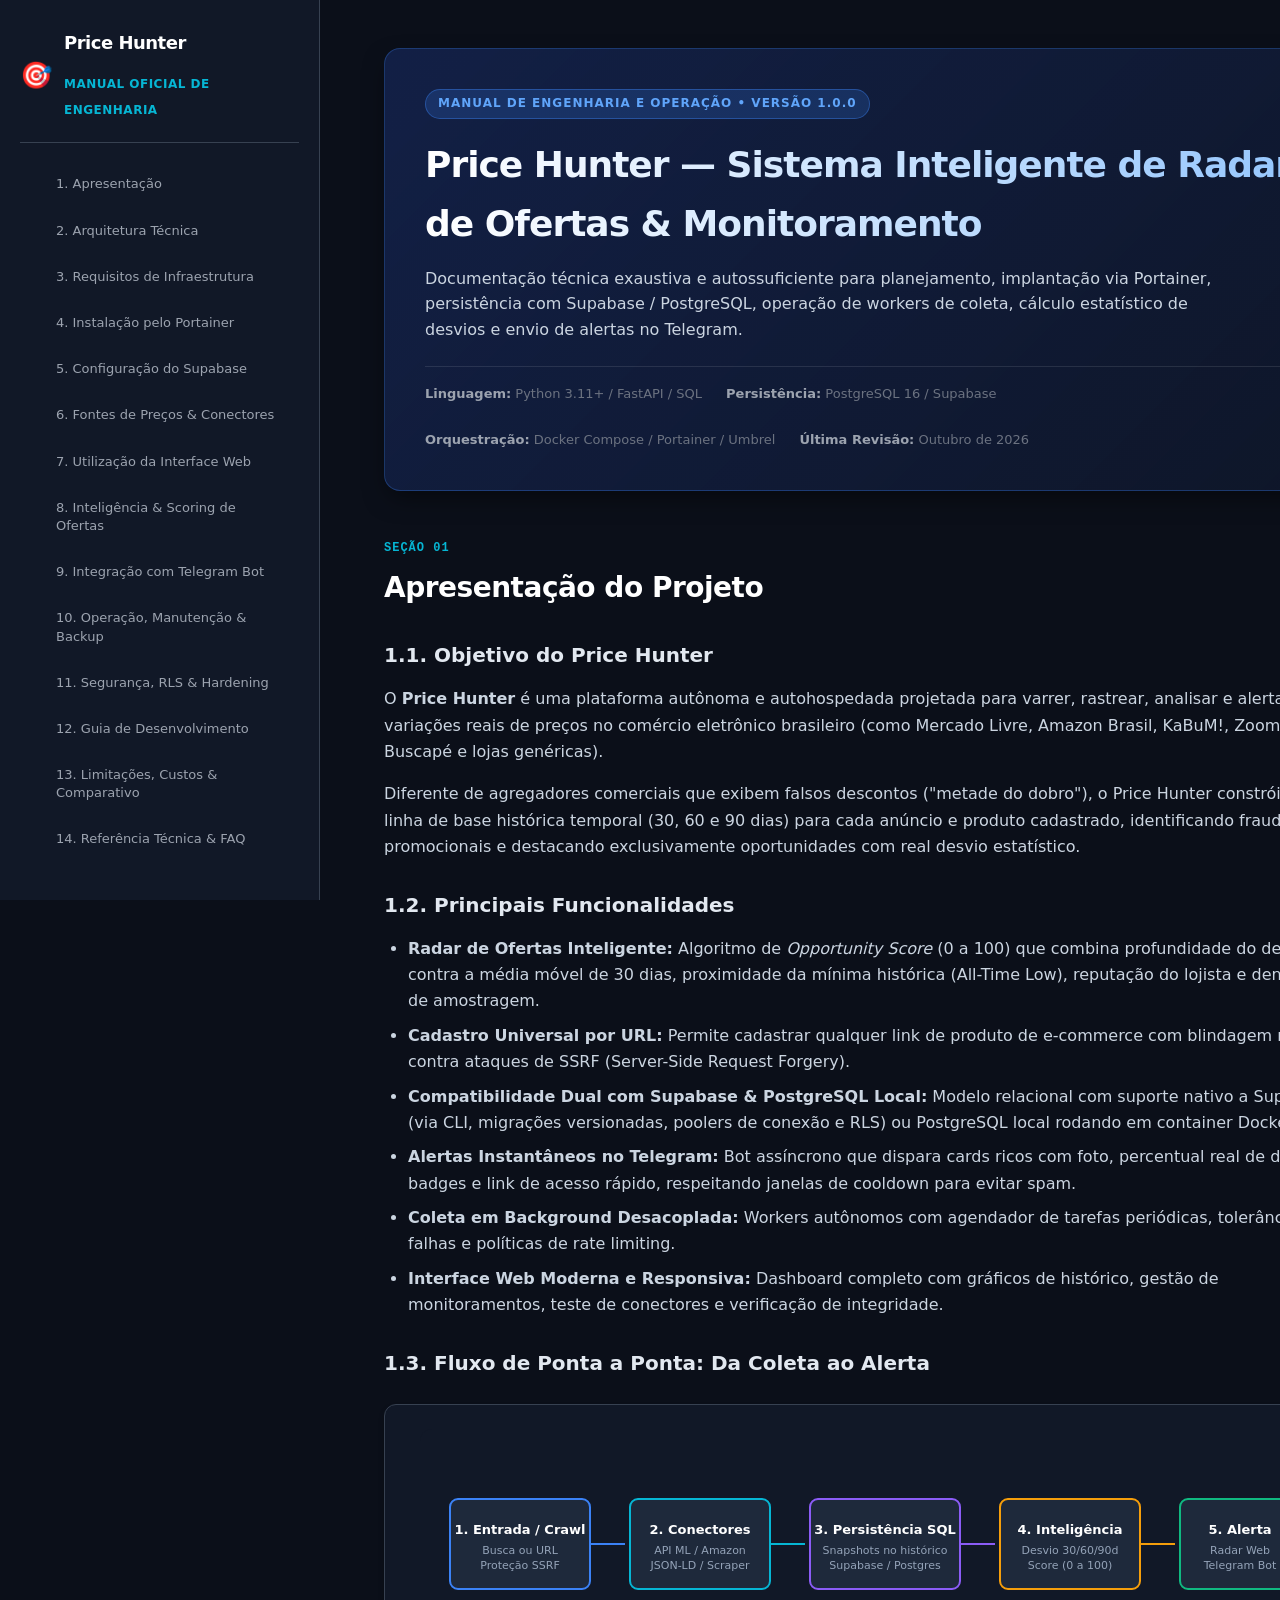
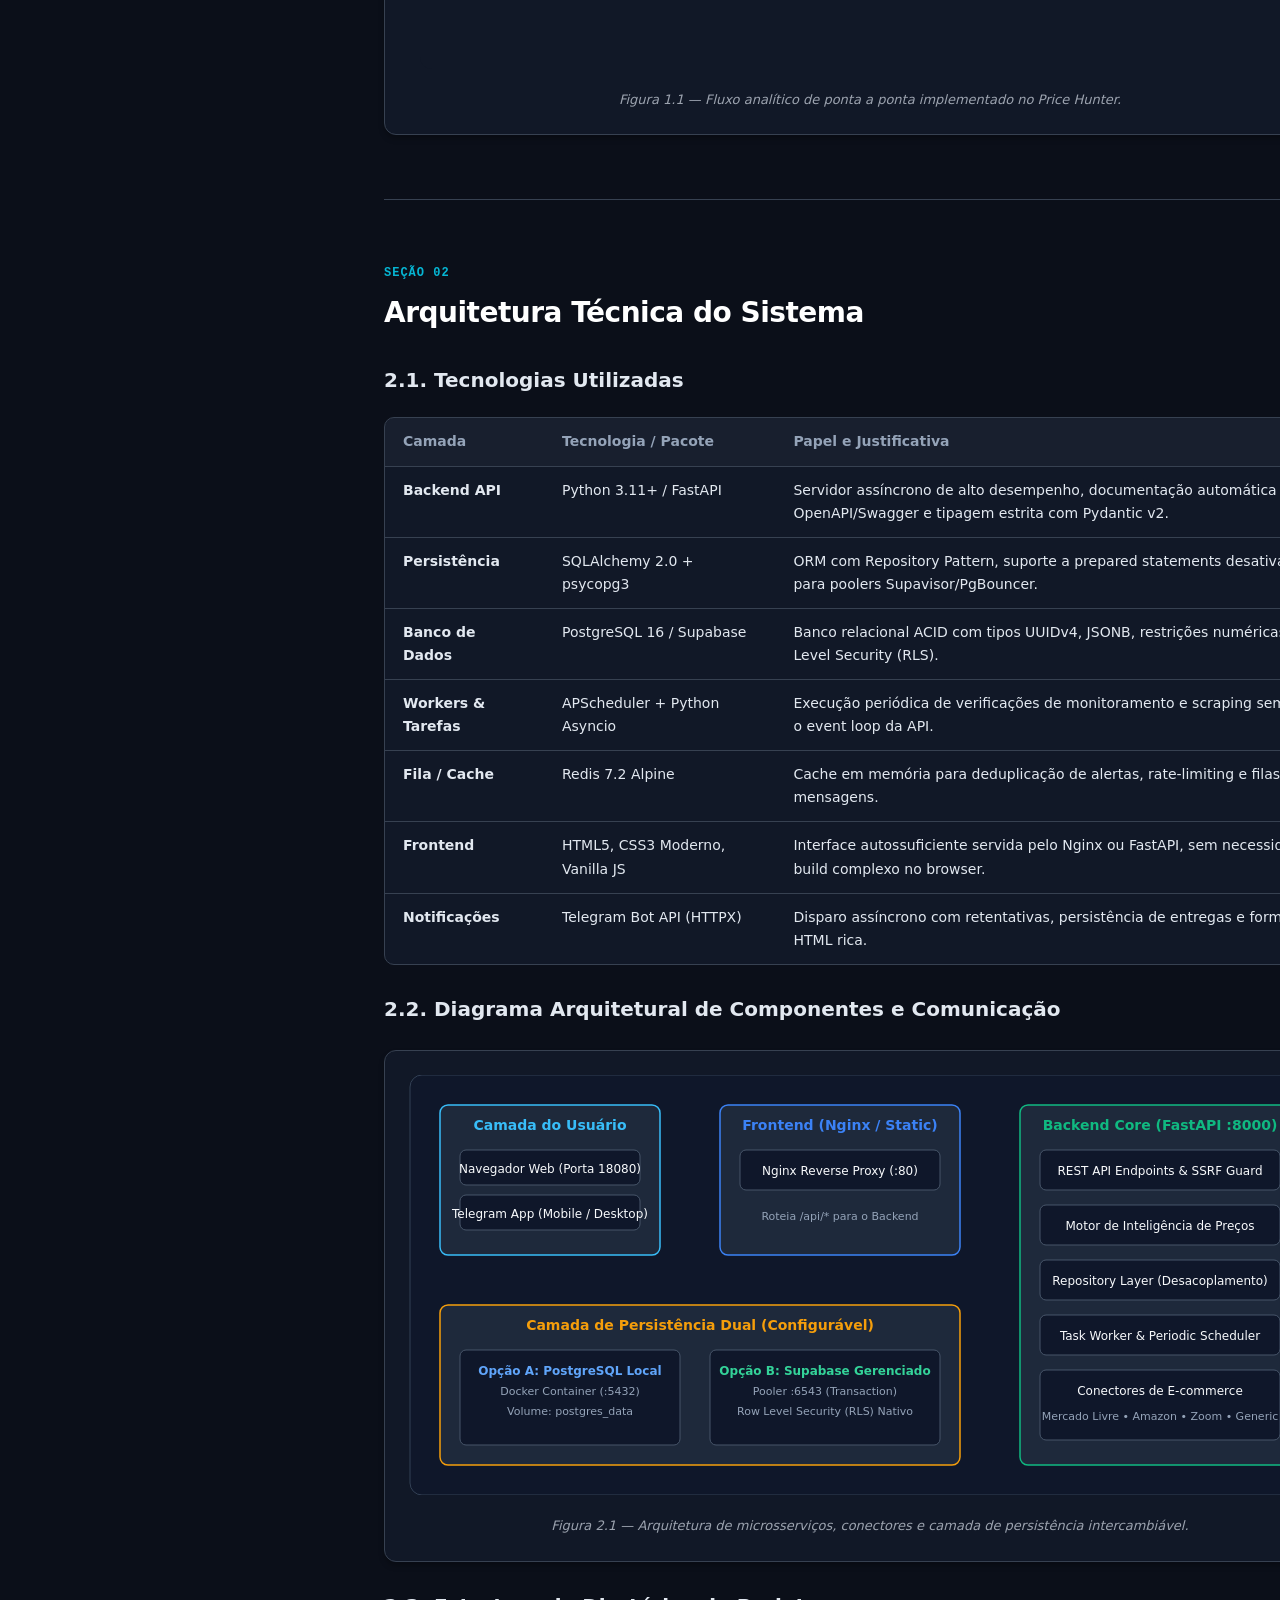
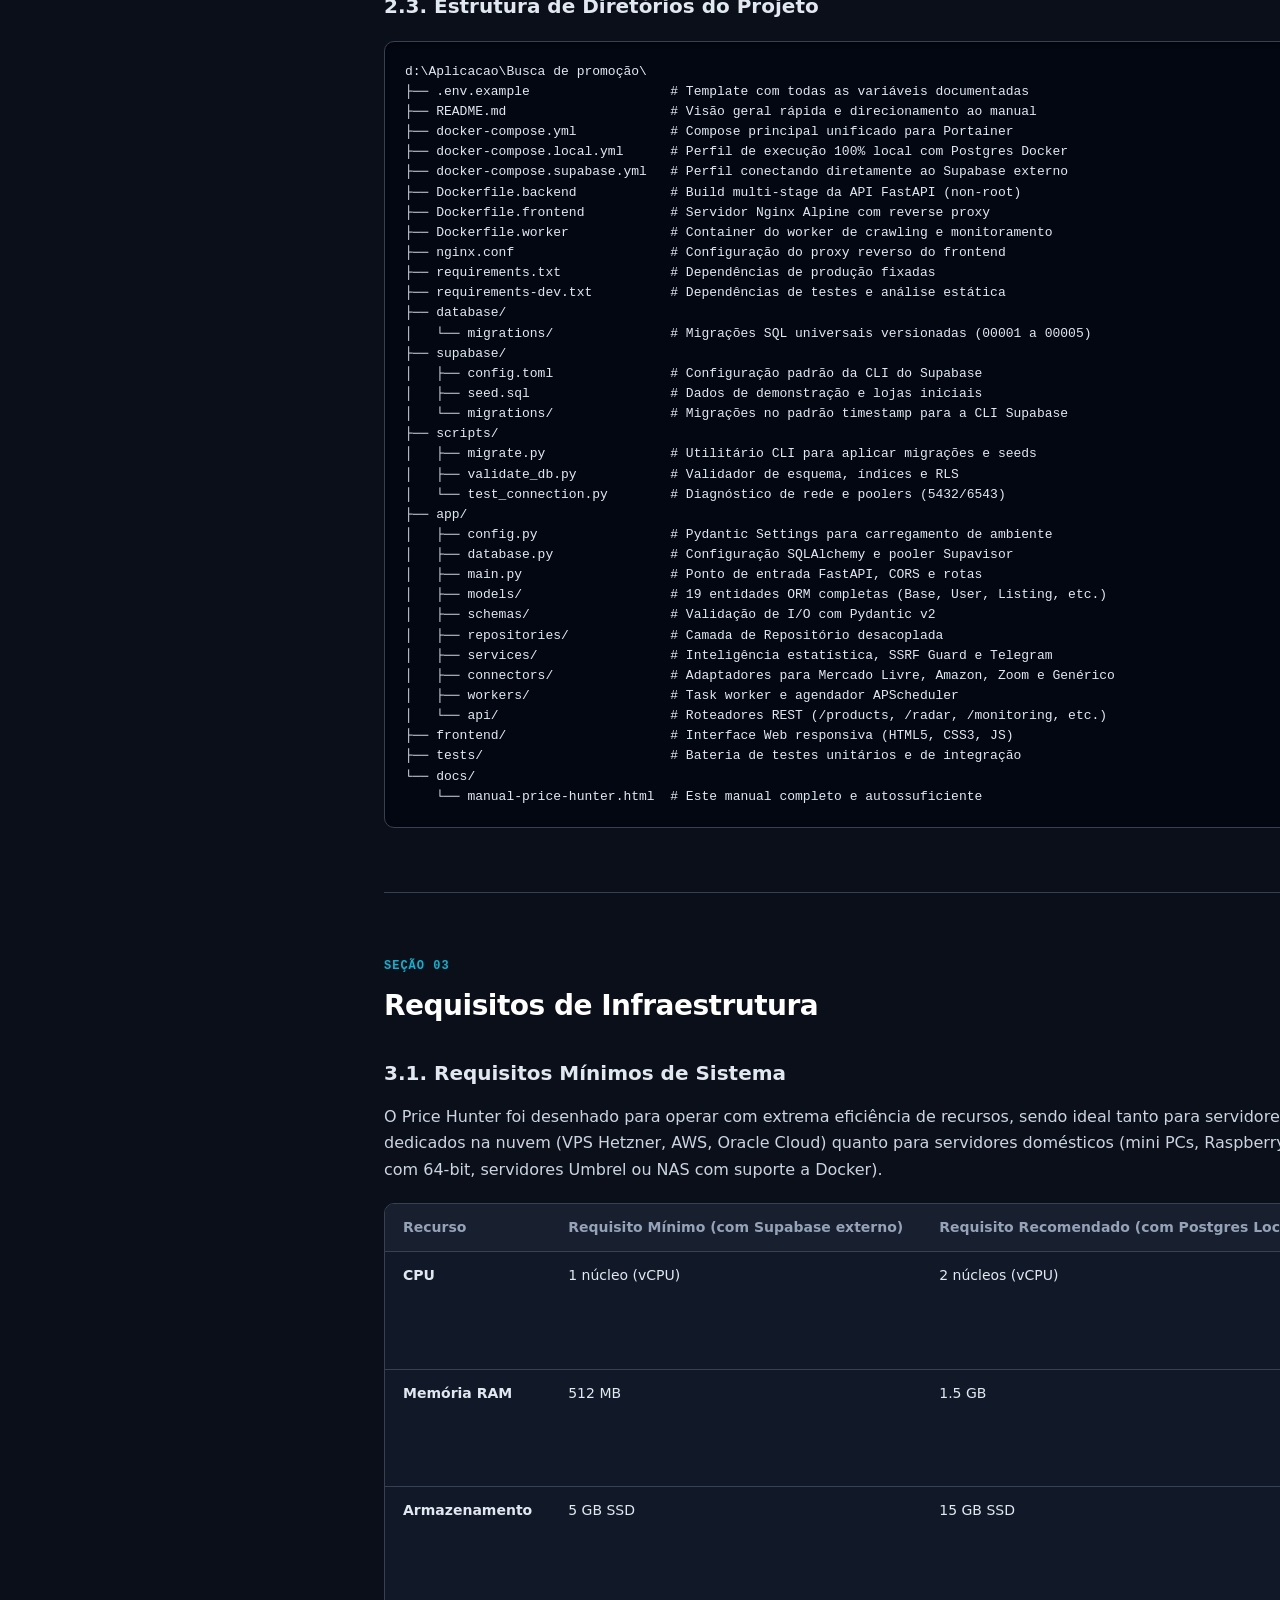
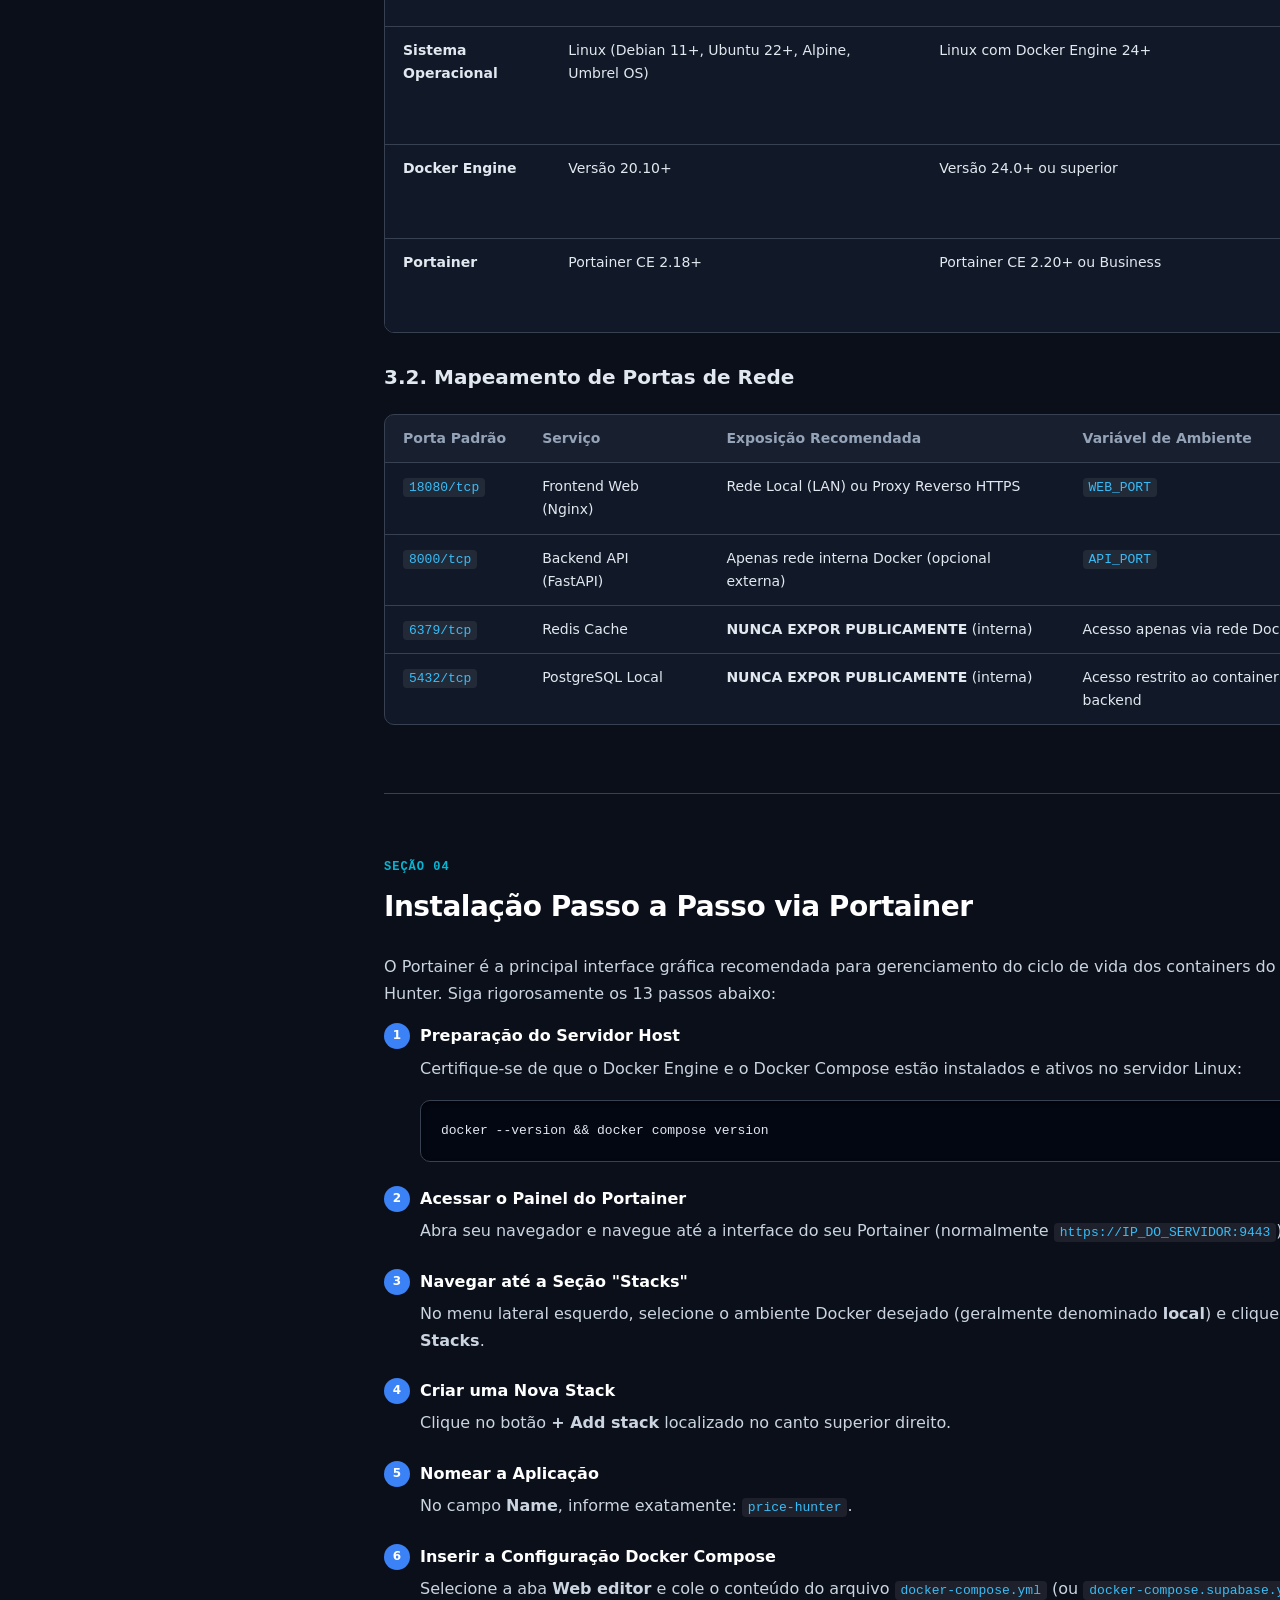
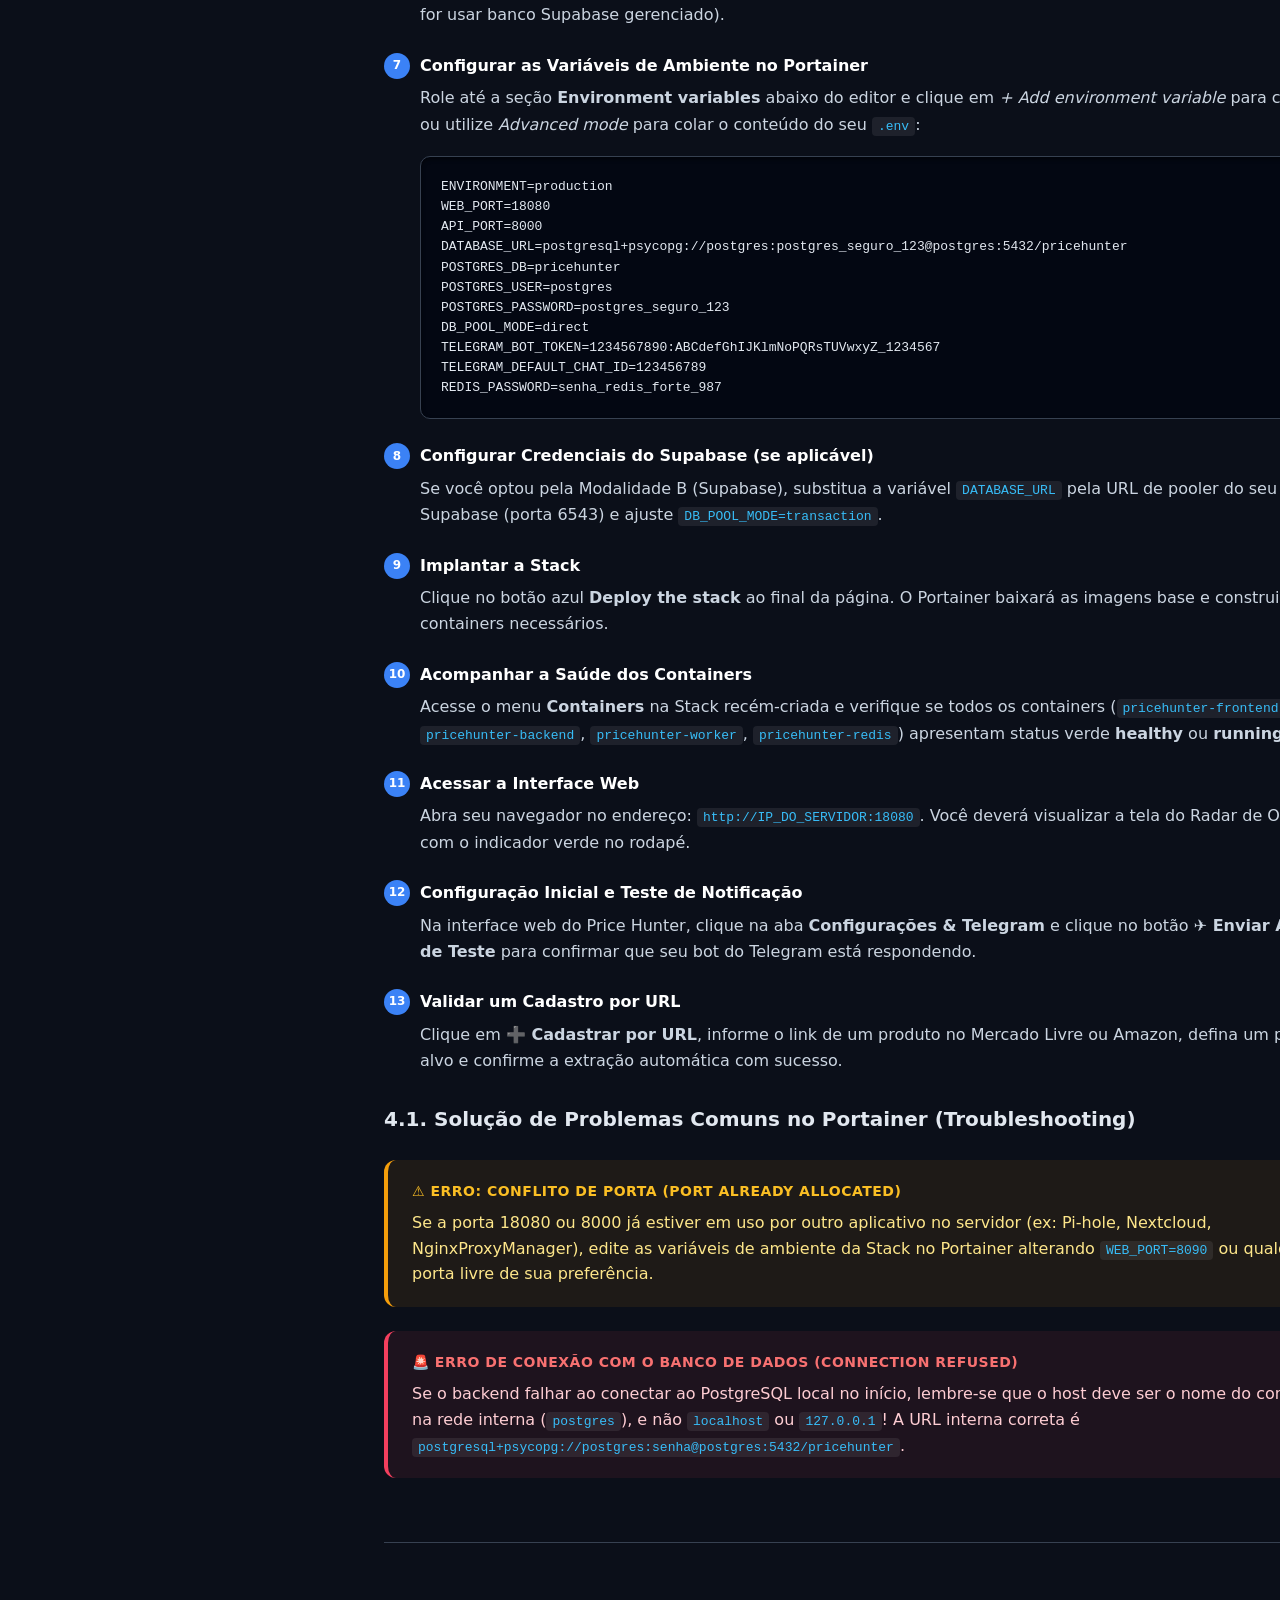
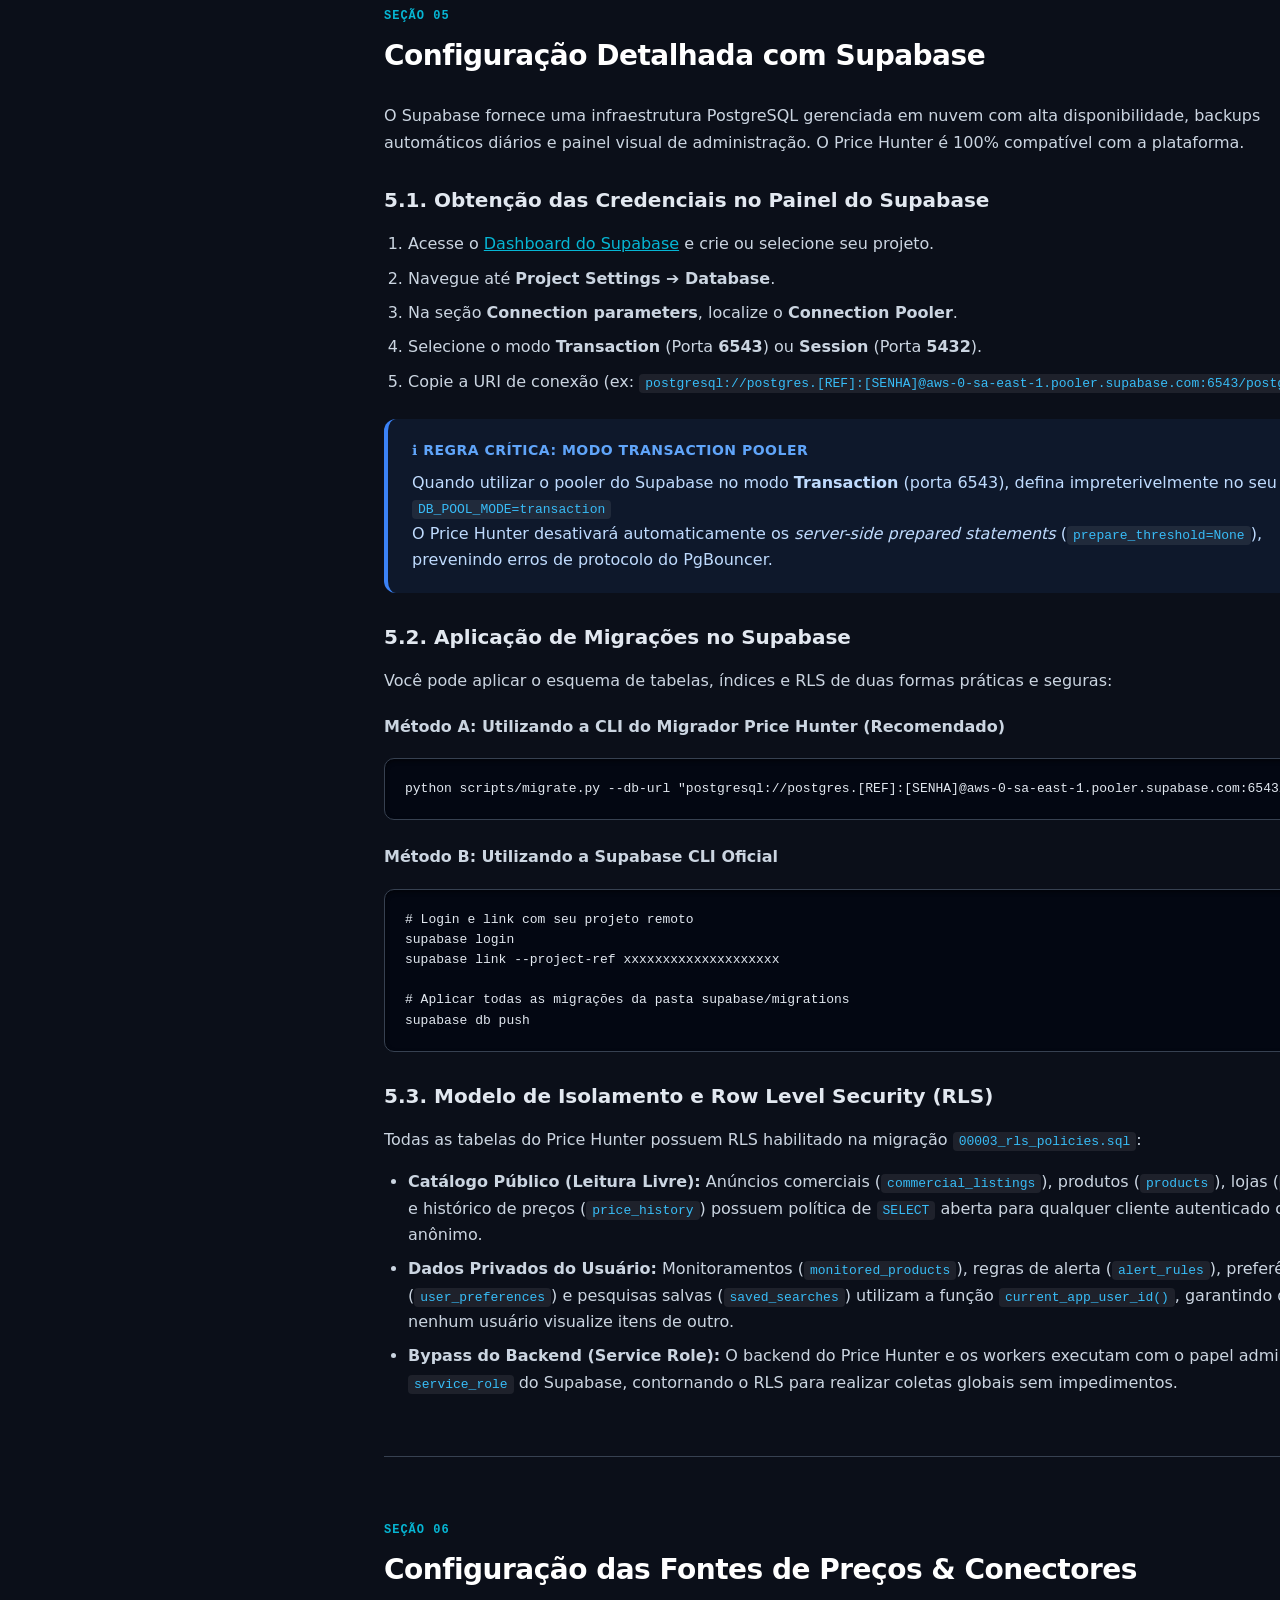
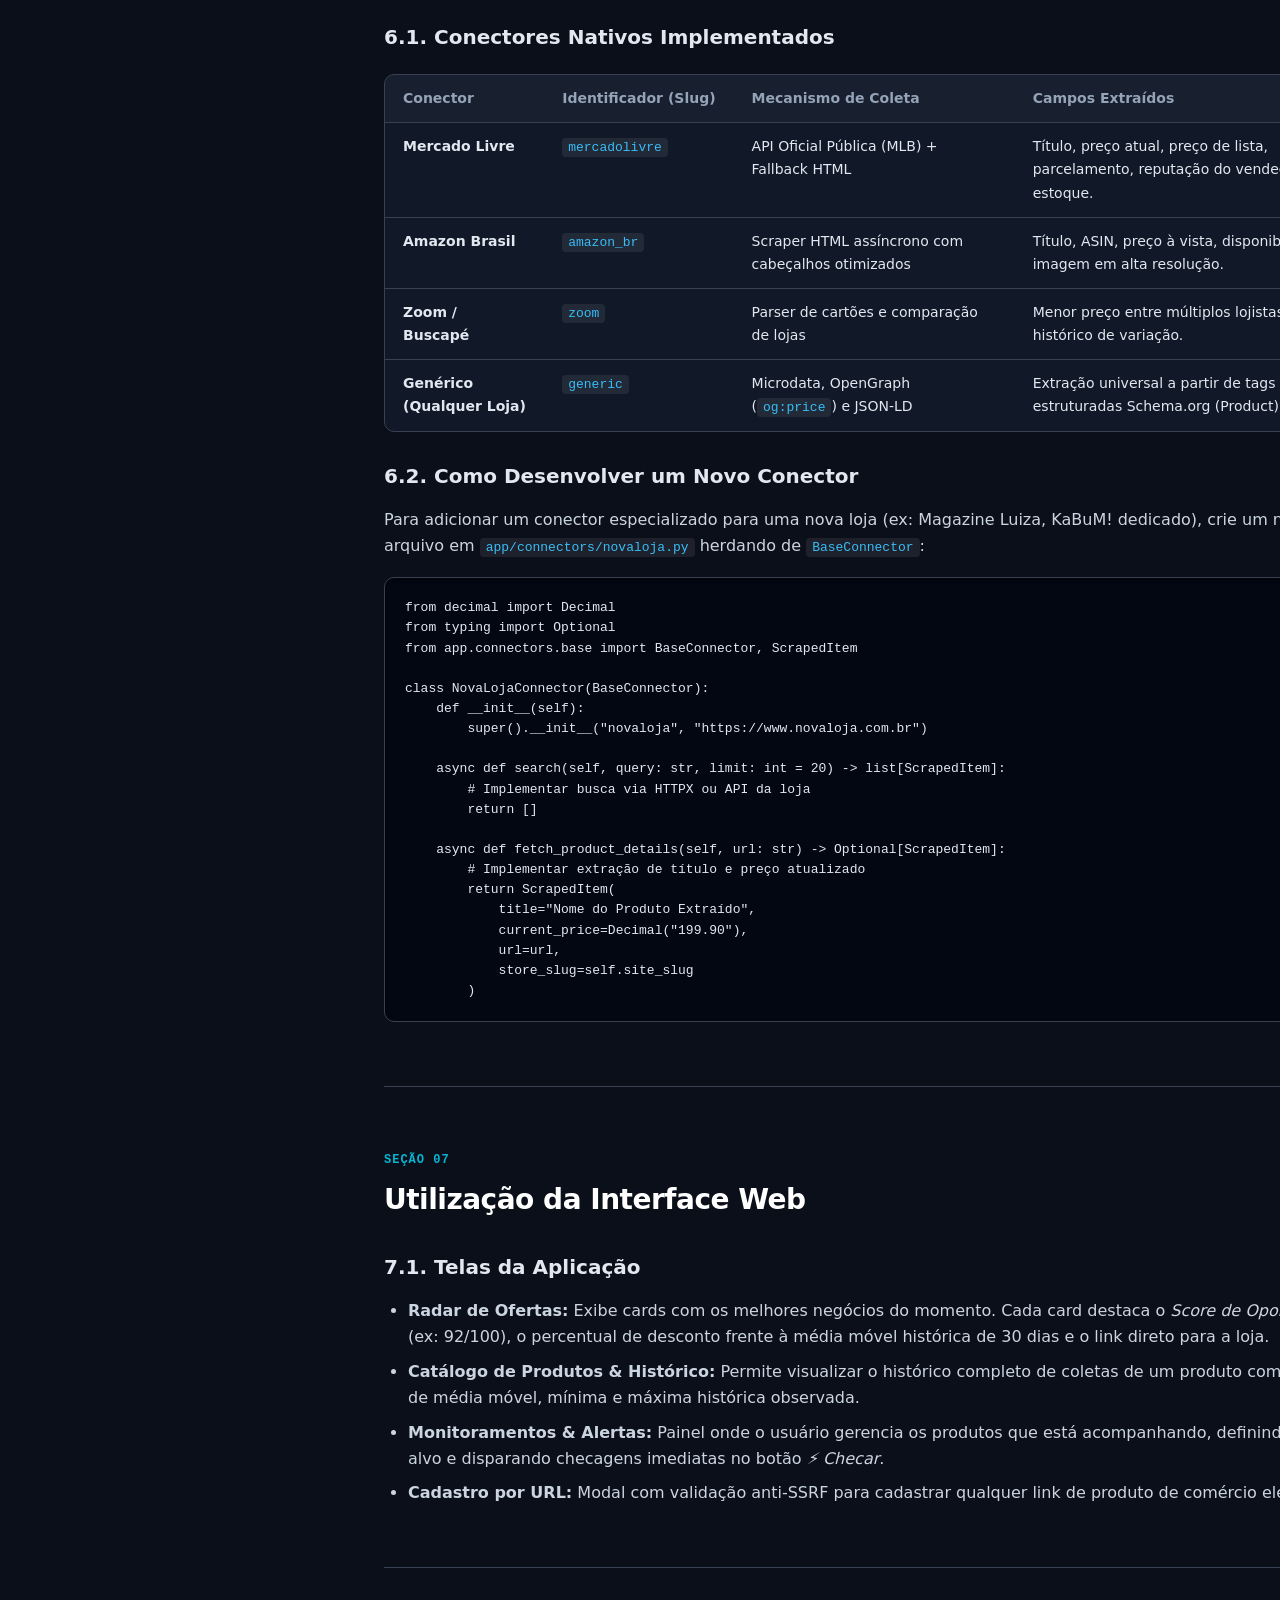
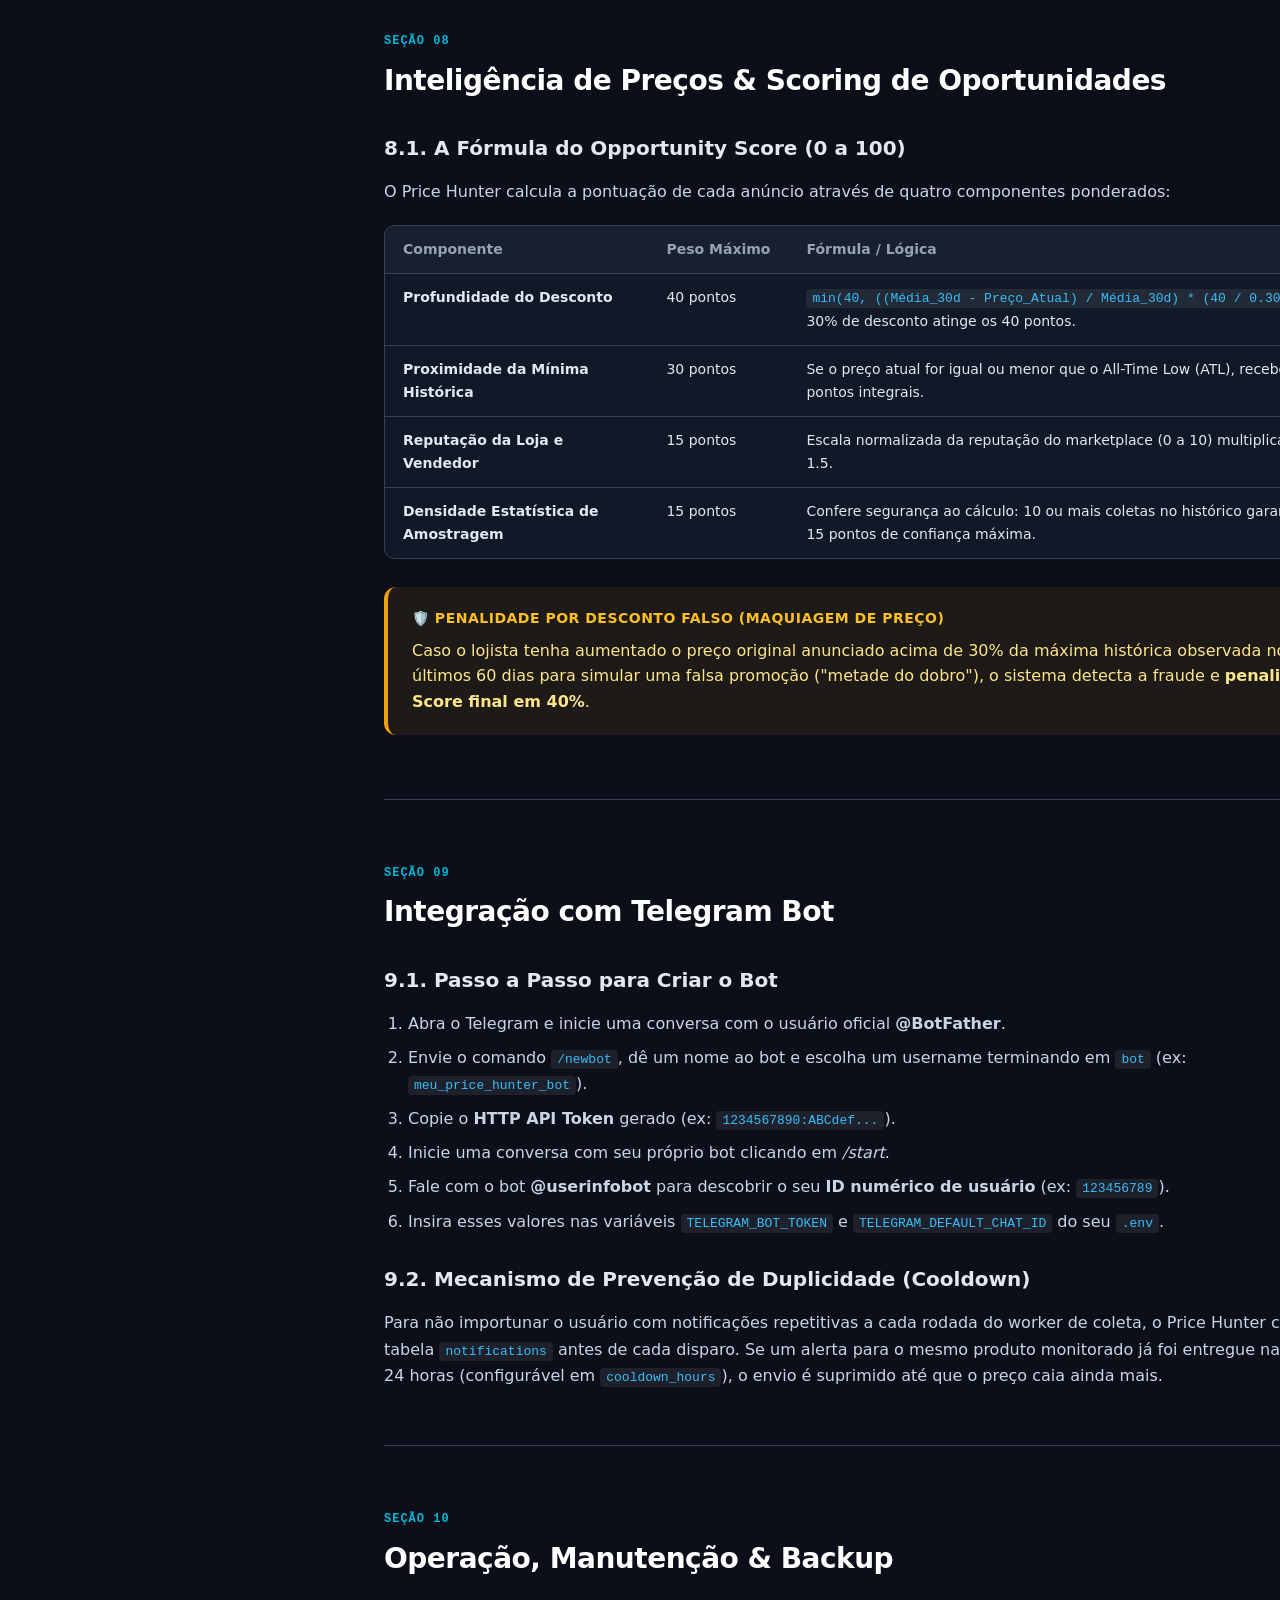
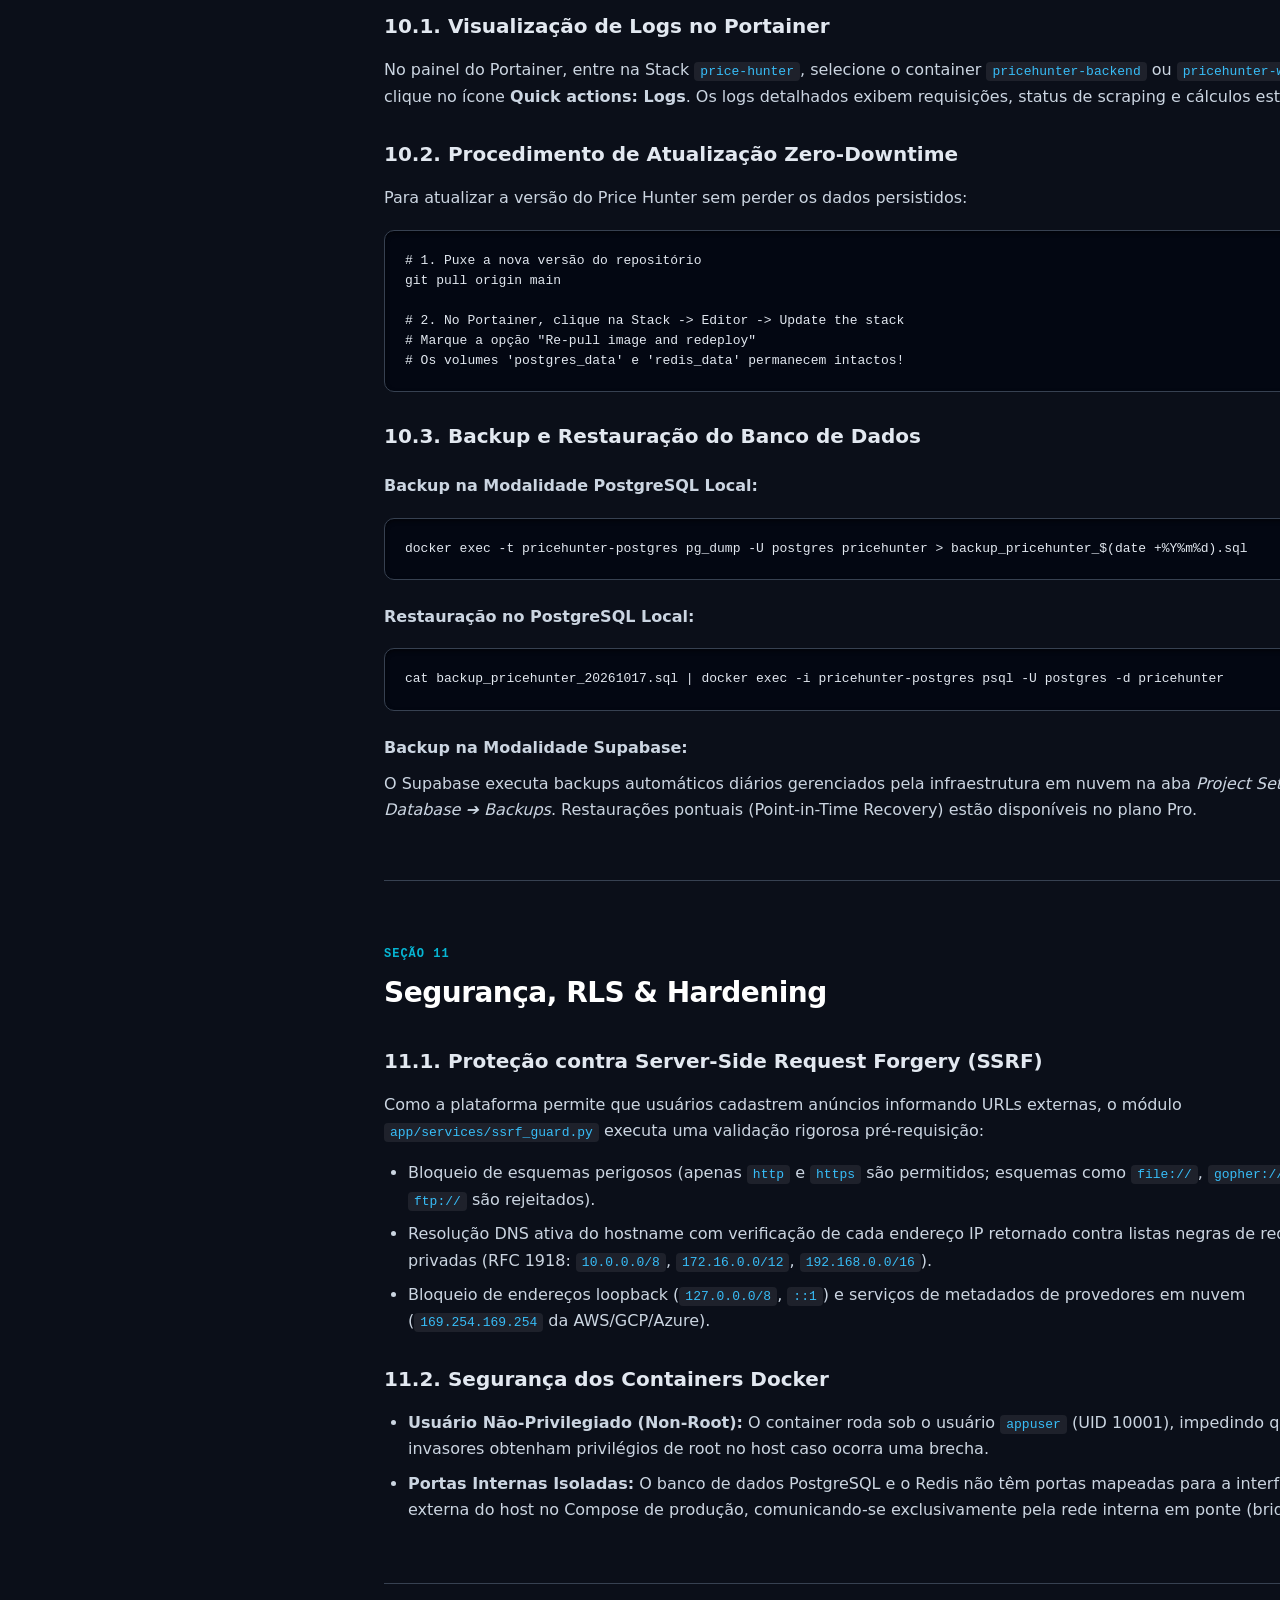
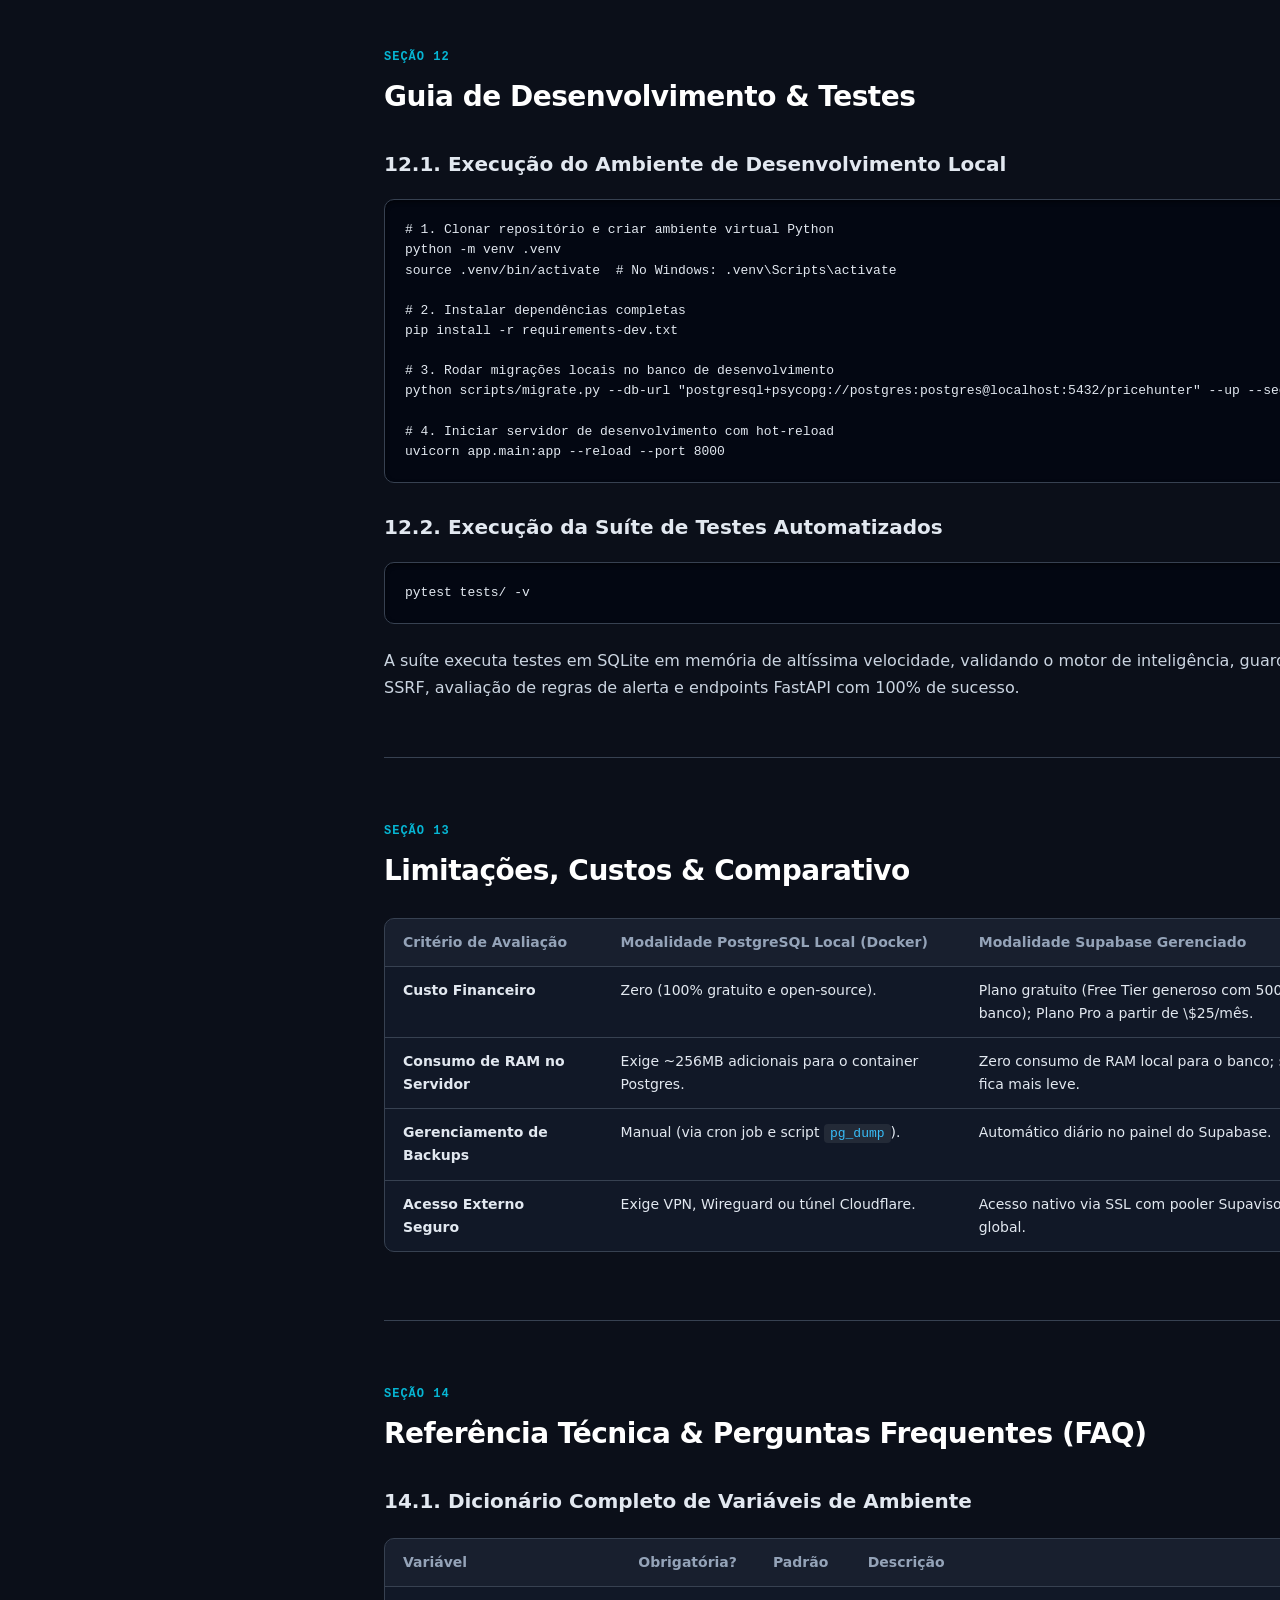
<file: docs/manual-price-hunter.html>
<!DOCTYPE html>
<html lang="pt-BR">
<head>
    <meta charset="UTF-8">
    <meta name="viewport" content="width=device-width, initial-scale=1.0">
    <title>Manual Completo de Instalação, Operação e Desenvolvimento — Price Hunter</title>
    <style>
        /* ==========================================================================
           Price Hunter - Embedded Technical Manual Styles
           Self-contained, responsive, dark/light compatible, print-optimized
           ========================================================================== */
        :root {
            --bg-body: #0b0f19;
            --bg-surface: #111827;
            --bg-card: #1f2937;
            --bg-code: #030712;
            --border-color: #374151;
            --border-accent: #3b82f6;
            --text-main: #f9fafb;
            --text-secondary: #9ca3af;
            --text-muted: #6b7280;
            --accent-blue: #3b82f6;
            --accent-cyan: #06b6d4;
            --accent-emerald: #10b981;
            --accent-amber: #f59e0b;
            --accent-rose: #f43f5e;
            --accent-purple: #8b5cf6;
            --font-sans: system-ui, -apple-system, BlinkMacSystemFont, 'Segoe UI', Roboto, Oxygen, Ubuntu, Cantarell, sans-serif;
            --font-mono: ui-monospace, SFMono-Regular, Menlo, Monaco, Consolas, 'Liberation Mono', 'Courier New', monospace;
            --sidebar-width: 320px;
        }

        * {
            margin: 0;
            padding: 0;
            box-sizing: border-box;
        }

        html {
            scroll-behavior: smooth;
            font-size: 16px;
        }

        body {
            font-family: var(--font-sans);
            background-color: var(--bg-body);
            color: var(--text-main);
            line-height: 1.65;
            display: flex;
            min-height: 100vh;
        }

        /* Sidebar Navigation */
        .manual-sidebar {
            width: var(--sidebar-width);
            background-color: var(--bg-surface);
            border-right: 1px solid var(--border-color);
            position: fixed;
            top: 0;
            bottom: 0;
            left: 0;
            overflow-y: auto;
            padding: 28px 20px;
            display: flex;
            flex-direction: column;
            z-index: 100;
        }

        .sidebar-header {
            margin-bottom: 24px;
            padding-bottom: 20px;
            border-bottom: 1px solid var(--border-color);
        }

        .sidebar-brand {
            display: flex;
            align-items: center;
            gap: 12px;
        }

        .sidebar-logo {
            font-size: 26px;
        }

        .sidebar-title h2 {
            font-size: 18px;
            font-weight: 800;
            letter-spacing: -0.5px;
            color: #ffffff;
        }

        .sidebar-subtitle {
            font-size: 12px;
            color: var(--accent-cyan);
            font-weight: 600;
            text-transform: uppercase;
            letter-spacing: 0.5px;
        }

        .toc-list {
            list-style: none;
            display: flex;
            flex-direction: column;
            gap: 4px;
        }

        .toc-item a {
            display: block;
            padding: 8px 12px;
            color: var(--text-secondary);
            text-decoration: none;
            font-size: 13px;
            border-radius: 6px;
            transition: all 0.2s ease;
            line-height: 1.4;
        }

        .toc-item a:hover {
            background-color: rgba(59, 130, 246, 0.12);
            color: var(--text-main);
            padding-left: 16px;
        }

        .toc-item a.active {
            background-color: var(--accent-blue);
            color: #ffffff;
            font-weight: 600;
        }

        /* Main Content */
        .manual-container {
            margin-left: var(--sidebar-width);
            flex: 1;
            max-width: 1100px;
            padding: 48px 64px;
        }

        .hero-banner {
            background: linear-gradient(135deg, rgba(30, 58, 138, 0.4) 0%, rgba(15, 23, 42, 0.9) 100%);
            border: 1px solid rgba(59, 130, 246, 0.3);
            border-radius: 16px;
            padding: 40px;
            margin-bottom: 48px;
            box-shadow: 0 10px 25px -5px rgba(0, 0, 0, 0.5);
        }

        .hero-badge {
            display: inline-block;
            background-color: rgba(59, 130, 246, 0.2);
            color: #60a5fa;
            border: 1px solid rgba(59, 130, 246, 0.4);
            padding: 4px 12px;
            border-radius: 20px;
            font-size: 12px;
            font-weight: 700;
            margin-bottom: 16px;
            text-transform: uppercase;
            letter-spacing: 1px;
        }

        .hero-title {
            font-size: 36px;
            font-weight: 800;
            letter-spacing: -1px;
            margin-bottom: 12px;
            background: linear-gradient(to right, #ffffff, #93c5fd);
            -webkit-background-clip: text;
            -webkit-text-fill-color: transparent;
        }

        .hero-description {
            font-size: 16px;
            color: #cbd5e1;
            max-width: 800px;
            line-height: 1.6;
        }

        .hero-meta {
            margin-top: 24px;
            display: flex;
            gap: 24px;
            font-size: 13px;
            color: var(--text-muted);
            border-top: 1px solid rgba(255, 255, 255, 0.1);
            padding-top: 16px;
            flex-wrap: wrap;
        }

        .hero-meta span strong {
            color: var(--text-secondary);
        }

        /* Sections */
        .manual-section {
            margin-bottom: 64px;
            padding-bottom: 40px;
            border-bottom: 1px solid var(--border-color);
        }

        .section-header {
            margin-bottom: 24px;
        }

        .section-tag {
            font-family: var(--font-mono);
            font-size: 12px;
            font-weight: 700;
            color: var(--accent-cyan);
            text-transform: uppercase;
            letter-spacing: 1px;
            display: block;
            margin-bottom: 6px;
        }

        h2 {
            font-size: 28px;
            font-weight: 800;
            letter-spacing: -0.5px;
            color: #ffffff;
            margin-bottom: 12px;
        }

        h3 {
            font-size: 20px;
            font-weight: 700;
            color: #e2e8f0;
            margin: 28px 0 14px 0;
            display: flex;
            align-items: center;
            gap: 8px;
        }

        h4 {
            font-size: 16px;
            font-weight: 600;
            color: #cbd5e1;
            margin: 20px 0 10px 0;
        }

        p {
            margin-bottom: 16px;
            color: #cbd5e1;
        }

        ul, ol {
            margin: 0 0 20px 24px;
            color: #cbd5e1;
        }

        li {
            margin-bottom: 8px;
        }

        /* Callout Boxes */
        .callout {
            border-radius: 12px;
            padding: 20px 24px;
            margin: 24px 0;
            border-left: 4px solid;
            line-height: 1.6;
        }

        .callout-title {
            font-weight: 700;
            font-size: 14px;
            text-transform: uppercase;
            letter-spacing: 0.5px;
            margin-bottom: 8px;
            display: flex;
            align-items: center;
            gap: 8px;
        }

        .callout-info {
            background-color: rgba(59, 130, 246, 0.08);
            border-color: var(--accent-blue);
            color: #bfdbfe;
        }
        .callout-info .callout-title { color: #60a5fa; }

        .callout-warning {
            background-color: rgba(245, 158, 11, 0.08);
            border-color: var(--accent-amber);
            color: #fde68a;
        }
        .callout-warning .callout-title { color: #fbbf24; }

        .callout-danger {
            background-color: rgba(244, 63, 94, 0.08);
            border-color: var(--accent-rose);
            color: #fecdd3;
        }
        .callout-danger .callout-title { color: #f87171; }

        .callout-success {
            background-color: rgba(16, 185, 129, 0.08);
            border-color: var(--accent-emerald);
            color: #a7f3d0;
        }
        .callout-success .callout-title { color: #34d399; }

        /* Code Blocks */
        pre {
            background-color: var(--bg-code);
            border: 1px solid var(--border-color);
            border-radius: 10px;
            padding: 20px;
            overflow-x: auto;
            margin: 18px 0 24px 0;
            font-family: var(--font-mono);
            font-size: 13px;
            line-height: 1.55;
            color: #e2e8f0;
            box-shadow: inset 0 2px 4px rgba(0,0,0,0.5);
        }

        code {
            font-family: var(--font-mono);
            font-size: 13px;
            background-color: rgba(255, 255, 255, 0.08);
            color: #38bdf8;
            padding: 2px 6px;
            border-radius: 4px;
        }

        pre code {
            background-color: transparent;
            padding: 0;
            color: inherit;
        }

        /* Tables */
        .table-wrapper {
            overflow-x: auto;
            margin: 20px 0 28px 0;
            border: 1px solid var(--border-color);
            border-radius: 10px;
            background-color: var(--bg-surface);
        }

        table {
            width: 100%;
            border-collapse: collapse;
            font-size: 14px;
            text-align: left;
        }

        th {
            background-color: rgba(255, 255, 255, 0.03);
            color: #94a3b8;
            font-weight: 600;
            padding: 12px 18px;
            border-bottom: 1px solid var(--border-color);
            white-space: nowrap;
        }

        td {
            padding: 12px 18px;
            border-bottom: 1px solid var(--border-color);
            color: #e2e8f0;
            vertical-align: top;
        }

        tr:last-child td {
            border-bottom: none;
        }

        tr:hover td {
            background-color: rgba(255, 255, 255, 0.02);
        }

        /* Badges */
        .badge {
            display: inline-flex;
            align-items: center;
            padding: 2px 8px;
            border-radius: 4px;
            font-size: 11px;
            font-weight: 700;
            text-transform: uppercase;
            letter-spacing: 0.5px;
        }

        .badge-req { background: rgba(239, 68, 68, 0.2); color: #f87171; border: 1px solid rgba(239, 68, 68, 0.3); }
        .badge-opt { background: rgba(59, 130, 246, 0.2); color: #60a5fa; border: 1px solid rgba(59, 130, 246, 0.3); }
        .badge-status-ok { background: rgba(16, 185, 129, 0.2); color: #34d399; }

        /* Diagrams SVG Container */
        .diagram-container {
            background-color: var(--bg-surface);
            border: 1px solid var(--border-color);
            border-radius: 12px;
            padding: 24px;
            margin: 24px 0;
            text-align: center;
            box-shadow: 0 4px 6px -1px rgba(0, 0, 0, 0.3);
            overflow-x: auto;
        }

        .diagram-caption {
            margin-top: 12px;
            font-size: 13px;
            color: var(--text-secondary);
            font-style: italic;
        }

        /* Step Guide */
        .step-container {
            position: relative;
            padding-left: 36px;
            margin-bottom: 24px;
        }

        .step-number {
            position: absolute;
            left: 0;
            top: 0;
            width: 26px;
            height: 26px;
            background-color: var(--accent-blue);
            color: #ffffff;
            border-radius: 50%;
            display: flex;
            align-items: center;
            justify-content: center;
            font-size: 12px;
            font-weight: 700;
        }

        .step-title {
            font-size: 16px;
            font-weight: 700;
            color: #ffffff;
            margin-bottom: 6px;
        }

        /* Print styles */
        @media print {
            body {
                background: #ffffff !important;
                color: #000000 !important;
            }
            .manual-sidebar {
                display: none !important;
            }
            .manual-container {
                margin-left: 0 !important;
                padding: 0 !important;
                max-width: 100% !important;
            }
            .hero-banner {
                background: #f1f5f9 !important;
                color: #000000 !important;
                border: 1px solid #cbd5e1 !important;
            }
            .hero-title {
                -webkit-text-fill-color: #000000 !important;
                color: #000000 !important;
            }
            pre, code {
                background: #f8fafc !important;
                color: #0f172a !important;
                border: 1px solid #e2e8f0 !important;
            }
            .callout {
                background: #f8fafc !important;
                border-left-width: 4px !important;
            }
            th, td {
                color: #0f172a !important;
                border-color: #e2e8f0 !important;
            }
            .manual-section {
                page-break-after: always;
            }
        }

        @media (max-width: 900px) {
            .manual-sidebar {
                display: none;
            }
            .manual-container {
                margin-left: 0;
                padding: 24px 20px;
            }
        }
    </style>
</head>
<body>

    <!-- Lateral Table of Contents -->
    <aside class="manual-sidebar">
        <div class="sidebar-header">
            <div class="sidebar-brand">
                <span class="sidebar-logo">🎯</span>
                <div class="sidebar-title">
                    <h2>Price Hunter</h2>
                    <span class="sidebar-subtitle">Manual Oficial de Engenharia</span>
                </div>
            </div>
        </div>

        <ul class="toc-list">
            <li class="toc-item"><a href="#sec-1">1. Apresentação</a></li>
            <li class="toc-item"><a href="#sec-2">2. Arquitetura Técnica</a></li>
            <li class="toc-item"><a href="#sec-3">3. Requisitos de Infraestrutura</a></li>
            <li class="toc-item"><a href="#sec-4">4. Instalação pelo Portainer</a></li>
            <li class="toc-item"><a href="#sec-5">5. Configuração do Supabase</a></li>
            <li class="toc-item"><a href="#sec-6">6. Fontes de Preços & Conectores</a></li>
            <li class="toc-item"><a href="#sec-7">7. Utilização da Interface Web</a></li>
            <li class="toc-item"><a href="#sec-8">8. Inteligência & Scoring de Ofertas</a></li>
            <li class="toc-item"><a href="#sec-9">9. Integração com Telegram Bot</a></li>
            <li class="toc-item"><a href="#sec-10">10. Operação, Manutenção & Backup</a></li>
            <li class="toc-item"><a href="#sec-11">11. Segurança, RLS & Hardening</a></li>
            <li class="toc-item"><a href="#sec-12">12. Guia de Desenvolvimento</a></li>
            <li class="toc-item"><a href="#sec-13">13. Limitações, Custos & Comparativo</a></li>
            <li class="toc-item"><a href="#sec-14">14. Referência Técnica & FAQ</a></li>
        </ul>
    </aside>

    <!-- Main Documentation Area -->
    <main class="manual-container">

        <!-- Hero Cover -->
        <header class="hero-banner">
            <span class="hero-badge">Manual de Engenharia e Operação • Versão 1.0.0</span>
            <h1 class="hero-title">Price Hunter — Sistema Inteligente de Radar de Ofertas & Monitoramento</h1>
            <p class="hero-description">
                Documentação técnica exaustiva e autossuficiente para planejamento, implantação via Portainer, persistência com Supabase / PostgreSQL, operação de workers de coleta, cálculo estatístico de desvios e envio de alertas no Telegram.
            </p>
            <div class="hero-meta">
                <span><strong>Linguagem:</strong> Python 3.11+ / FastAPI / SQL</span>
                <span><strong>Persistência:</strong> PostgreSQL 16 / Supabase</span>
                <span><strong>Orquestração:</strong> Docker Compose / Portainer / Umbrel</span>
                <span><strong>Última Revisão:</strong> Outubro de 2026</span>
            </div>
        </header>

        <!-- SEÇÃO 1 -->
        <section id="sec-1" class="manual-section">
            <div class="section-header">
                <span class="section-tag">Seção 01</span>
                <h2>Apresentação do Projeto</h2>
            </div>

            <h3>1.1. Objetivo do Price Hunter</h3>
            <p>
                O <strong>Price Hunter</strong> é uma plataforma autônoma e autohospedada projetada para varrer, rastrear, analisar e alertar sobre variações reais de preços no comércio eletrônico brasileiro (como Mercado Livre, Amazon Brasil, KaBuM!, Zoom, Buscapé e lojas genéricas).
            </p>
            <p>
                Diferente de agregadores comerciais que exibem falsos descontos ("metade do dobro"), o Price Hunter constrói uma linha de base histórica temporal (30, 60 e 90 dias) para cada anúncio e produto cadastrado, identificando fraudes promocionais e destacando exclusivamente oportunidades com real desvio estatístico.
            </p>

            <h3>1.2. Principais Funcionalidades</h3>
            <ul>
                <li><strong>Radar de Ofertas Inteligente:</strong> Algoritmo de <em>Opportunity Score</em> (0 a 100) que combina profundidade do desconto contra a média móvel de 30 dias, proximidade da mínima histórica (All-Time Low), reputação do lojista e densidade de amostragem.</li>
                <li><strong>Cadastro Universal por URL:</strong> Permite cadastrar qualquer link de produto de e-commerce com blindagem rigorosa contra ataques de SSRF (Server-Side Request Forgery).</li>
                <li><strong>Compatibilidade Dual com Supabase & PostgreSQL Local:</strong> Modelo relacional com suporte nativo a Supabase (via CLI, migrações versionadas, poolers de conexão e RLS) ou PostgreSQL local rodando em container Docker.</li>
                <li><strong>Alertas Instantâneos no Telegram:</strong> Bot assíncrono que dispara cards ricos com foto, percentual real de desconto, badges e link de acesso rápido, respeitando janelas de cooldown para evitar spam.</li>
                <li><strong>Coleta em Background Desacoplada:</strong> Workers autônomos com agendador de tarefas periódicas, tolerância a falhas e políticas de rate limiting.</li>
                <li><strong>Interface Web Moderna e Responsiva:</strong> Dashboard completo com gráficos de histórico, gestão de monitoramentos, teste de conectores e verificação de integridade.</li>
            </ul>

            <h3>1.3. Fluxo de Ponta a Ponta: Da Coleta ao Alerta</h3>
            <div class="diagram-container">
                <svg viewBox="0 0 900 240" width="100%" height="240" xmlns="http://www.w3.org/2000/svg">
                    <rect width="900" height="240" fill="#111827" rx="12"/>
                    <!-- Step 1 -->
                    <rect x="30" y="70" width="140" height="90" rx="8" fill="#1e293b" stroke="#3b82f6" stroke-width="2"/>
                    <text x="100" y="105" fill="#ffffff" font-size="13" font-weight="bold" text-anchor="middle">1. Entrada / Crawl</text>
                    <text x="100" y="125" fill="#94a3b8" font-size="11" text-anchor="middle">Busca ou URL</text>
                    <text x="100" y="140" fill="#94a3b8" font-size="11" text-anchor="middle">Proteção SSRF</text>
                    <!-- Arrow 1 -->
                    <path d="M 170 115 L 205 115" stroke="#3b82f6" stroke-width="2" marker-end="url(#arrow)"/>

                    <!-- Step 2 -->
                    <rect x="210" y="70" width="140" height="90" rx="8" fill="#1e293b" stroke="#06b6d4" stroke-width="2"/>
                    <text x="280" y="105" fill="#ffffff" font-size="13" font-weight="bold" text-anchor="middle">2. Conectores</text>
                    <text x="280" y="125" fill="#94a3b8" font-size="11" text-anchor="middle">API ML / Amazon</text>
                    <text x="280" y="140" fill="#94a3b8" font-size="11" text-anchor="middle">JSON-LD / Scraper</text>
                    <!-- Arrow 2 -->
                    <path d="M 350 115 L 385 115" stroke="#06b6d4" stroke-width="2"/>

                    <!-- Step 3 -->
                    <rect x="390" y="70" width="150" height="90" rx="8" fill="#1e293b" stroke="#8b5cf6" stroke-width="2"/>
                    <text x="465" y="105" fill="#ffffff" font-size="13" font-weight="bold" text-anchor="middle">3. Persistência SQL</text>
                    <text x="465" y="125" fill="#94a3b8" font-size="11" text-anchor="middle">Snapshots no histórico</text>
                    <text x="465" y="140" fill="#94a3b8" font-size="11" text-anchor="middle">Supabase / Postgres</text>
                    <!-- Arrow 3 -->
                    <path d="M 540 115 L 575 115" stroke="#8b5cf6" stroke-width="2"/>

                    <!-- Step 4 -->
                    <rect x="580" y="70" width="140" height="90" rx="8" fill="#1e293b" stroke="#f59e0b" stroke-width="2"/>
                    <text x="650" y="105" fill="#ffffff" font-size="13" font-weight="bold" text-anchor="middle">4. Inteligência</text>
                    <text x="650" y="125" fill="#94a3b8" font-size="11" text-anchor="middle">Desvio 30/60/90d</text>
                    <text x="650" y="140" fill="#94a3b8" font-size="11" text-anchor="middle">Score (0 a 100)</text>
                    <!-- Arrow 4 -->
                    <path d="M 720 115 L 755 115" stroke="#f59e0b" stroke-width="2"/>

                    <!-- Step 5 -->
                    <rect x="760" y="70" width="120" height="90" rx="8" fill="#1e293b" stroke="#10b981" stroke-width="2"/>
                    <text x="820" y="105" fill="#ffffff" font-size="13" font-weight="bold" text-anchor="middle">5. Alerta</text>
                    <text x="820" y="125" fill="#94a3b8" font-size="11" text-anchor="middle">Radar Web</text>
                    <text x="820" y="140" fill="#94a3b8" font-size="11" text-anchor="middle">Telegram Bot</text>
                </svg>
                <div class="diagram-caption">Figura 1.1 — Fluxo analítico de ponta a ponta implementado no Price Hunter.</div>
            </div>
        </section>

        <!-- SEÇÃO 2 -->
        <section id="sec-2" class="manual-section">
            <div class="section-header">
                <span class="section-tag">Seção 02</span>
                <h2>Arquitetura Técnica do Sistema</h2>
            </div>

            <h3>2.1. Tecnologias Utilizadas</h3>
            <div class="table-wrapper">
                <table>
                    <thead>
                        <tr>
                            <th>Camada</th>
                            <th>Tecnologia / Pacote</th>
                            <th>Papel e Justificativa</th>
                        </tr>
                    </thead>
                    <tbody>
                        <tr>
                            <td><strong>Backend API</strong></td>
                            <td>Python 3.11+ / FastAPI</td>
                            <td>Servidor assíncrono de alto desempenho, documentação automática OpenAPI/Swagger e tipagem estrita com Pydantic v2.</td>
                        </tr>
                        <tr>
                            <td><strong>Persistência</strong></td>
                            <td>SQLAlchemy 2.0 + psycopg3</td>
                            <td>ORM com Repository Pattern, suporte a prepared statements desativados para poolers Supavisor/PgBouncer.</td>
                        </tr>
                        <tr>
                            <td><strong>Banco de Dados</strong></td>
                            <td>PostgreSQL 16 / Supabase</td>
                            <td>Banco relacional ACID com tipos UUIDv4, JSONB, restrições numéricas e Row Level Security (RLS).</td>
                        </tr>
                        <tr>
                            <td><strong>Workers & Tarefas</strong></td>
                            <td>APScheduler + Python Asyncio</td>
                            <td>Execução periódica de verificações de monitoramento e scraping sem travar o event loop da API.</td>
                        </tr>
                        <tr>
                            <td><strong>Fila / Cache</strong></td>
                            <td>Redis 7.2 Alpine</td>
                            <td>Cache em memória para deduplicação de alertas, rate-limiting e filas de mensagens.</td>
                        </tr>
                        <tr>
                            <td><strong>Frontend</strong></td>
                            <td>HTML5, CSS3 Moderno, Vanilla JS</td>
                            <td>Interface autossuficiente servida pelo Nginx ou FastAPI, sem necessidade de build complexo no browser.</td>
                        </tr>
                        <tr>
                            <td><strong>Notificações</strong></td>
                            <td>Telegram Bot API (HTTPX)</td>
                            <td>Disparo assíncrono com retentativas, persistência de entregas e formatação HTML rica.</td>
                        </tr>
                    </tbody>
                </table>
            </div>

            <h3>2.2. Diagrama Arquitetural de Componentes e Comunicação</h3>
            <div class="diagram-container">
                <svg viewBox="0 0 920 420" width="100%" height="420" xmlns="http://www.w3.org/2000/svg">
                    <rect width="920" height="420" fill="#0f172a" rx="12" stroke="#334155" stroke-width="1"/>
                    
                    <!-- Client Group -->
                    <rect x="30" y="30" width="220" height="150" rx="8" fill="#1e293b" stroke="#38bdf8" stroke-width="1.5"/>
                    <text x="140" y="55" fill="#38bdf8" font-size="14" font-weight="bold" text-anchor="middle">Camada do Usuário</text>
                    <rect x="50" y="75" width="180" height="35" rx="6" fill="#0f172a" stroke="#475569"/>
                    <text x="140" y="98" fill="#f8fafc" font-size="12" text-anchor="middle">Navegador Web (Porta 18080)</text>
                    <rect x="50" y="120" width="180" height="35" rx="6" fill="#0f172a" stroke="#475569"/>
                    <text x="140" y="143" fill="#f8fafc" font-size="12" text-anchor="middle">Telegram App (Mobile / Desktop)</text>

                    <!-- Web / Proxy Container -->
                    <rect x="310" y="30" width="240" height="150" rx="8" fill="#1e293b" stroke="#3b82f6" stroke-width="1.5"/>
                    <text x="430" y="55" fill="#3b82f6" font-size="14" font-weight="bold" text-anchor="middle">Frontend (Nginx / Static)</text>
                    <rect x="330" y="75" width="200" height="40" rx="6" fill="#0f172a" stroke="#475569"/>
                    <text x="430" y="100" fill="#f8fafc" font-size="12" text-anchor="middle">Nginx Reverse Proxy (:80)</text>
                    <text x="430" y="145" fill="#94a3b8" font-size="11" text-anchor="middle">Roteia /api/* para o Backend</text>

                    <!-- Backend API Container -->
                    <rect x="610" y="30" width="280" height="360" rx="8" fill="#1e293b" stroke="#10b981" stroke-width="1.5"/>
                    <text x="750" y="55" fill="#10b981" font-size="14" font-weight="bold" text-anchor="middle">Backend Core (FastAPI :8000)</text>
                    
                    <rect x="630" y="75" width="240" height="40" rx="6" fill="#0f172a" stroke="#475569"/>
                    <text x="750" y="100" fill="#f8fafc" font-size="12" text-anchor="middle">REST API Endpoints & SSRF Guard</text>

                    <rect x="630" y="130" width="240" height="40" rx="6" fill="#0f172a" stroke="#475569"/>
                    <text x="750" y="155" fill="#f8fafc" font-size="12" text-anchor="middle">Motor de Inteligência de Preços</text>

                    <rect x="630" y="185" width="240" height="40" rx="6" fill="#0f172a" stroke="#475569"/>
                    <text x="750" y="210" fill="#f8fafc" font-size="12" text-anchor="middle">Repository Layer (Desacoplamento)</text>

                    <rect x="630" y="240" width="240" height="40" rx="6" fill="#0f172a" stroke="#475569"/>
                    <text x="750" y="265" fill="#f8fafc" font-size="12" text-anchor="middle">Task Worker & Periodic Scheduler</text>

                    <rect x="630" y="295" width="240" height="70" rx="6" fill="#0f172a" stroke="#475569"/>
                    <text x="750" y="320" fill="#f8fafc" font-size="12" text-anchor="middle">Conectores de E-commerce</text>
                    <text x="750" y="345" fill="#94a3b8" font-size="11" text-anchor="middle">Mercado Livre • Amazon • Zoom • Generic</text>

                    <!-- Persistence Group -->
                    <rect x="30" y="230" width="520" height="160" rx="8" fill="#1e293b" stroke="#f59e0b" stroke-width="1.5"/>
                    <text x="290" y="255" fill="#f59e0b" font-size="14" font-weight="bold" text-anchor="middle">Camada de Persistência Dual (Configurável)</text>
                    
                    <rect x="50" y="275" width="220" height="95" rx="6" fill="#0f172a" stroke="#475569"/>
                    <text x="160" y="300" fill="#60a5fa" font-size="12" font-weight="bold" text-anchor="middle">Opção A: PostgreSQL Local</text>
                    <text x="160" y="320" fill="#94a3b8" font-size="11" text-anchor="middle">Docker Container (:5432)</text>
                    <text x="160" y="340" fill="#94a3b8" font-size="11" text-anchor="middle">Volume: postgres_data</text>

                    <rect x="300" y="275" width="230" height="95" rx="6" fill="#0f172a" stroke="#475569"/>
                    <text x="415" y="300" fill="#34d399" font-size="12" font-weight="bold" text-anchor="middle">Opção B: Supabase Gerenciado</text>
                    <text x="415" y="320" fill="#94a3b8" font-size="11" text-anchor="middle">Pooler :6543 (Transaction)</text>
                    <text x="415" y="340" fill="#94a3b8" font-size="11" text-anchor="middle">Row Level Security (RLS) Nativo</text>
                </svg>
                <div class="diagram-caption">Figura 2.1 — Arquitetura de microsserviços, conectores e camada de persistência intercambiável.</div>
            </div>

            <h3>2.3. Estrutura de Diretórios do Projeto</h3>
            <pre><code>d:\Aplicacao\Busca de promoção\
├── .env.example                  # Template com todas as variáveis documentadas
├── README.md                     # Visão geral rápida e direcionamento ao manual
├── docker-compose.yml            # Compose principal unificado para Portainer
├── docker-compose.local.yml      # Perfil de execução 100% local com Postgres Docker
├── docker-compose.supabase.yml   # Perfil conectando diretamente ao Supabase externo
├── Dockerfile.backend            # Build multi-stage da API FastAPI (non-root)
├── Dockerfile.frontend           # Servidor Nginx Alpine com reverse proxy
├── Dockerfile.worker             # Container do worker de crawling e monitoramento
├── nginx.conf                    # Configuração do proxy reverso do frontend
├── requirements.txt              # Dependências de produção fixadas
├── requirements-dev.txt          # Dependências de testes e análise estática
├── database/
│   └── migrations/               # Migrações SQL universais versionadas (00001 a 00005)
├── supabase/
│   ├── config.toml               # Configuração padrão da CLI do Supabase
│   ├── seed.sql                  # Dados de demonstração e lojas iniciais
│   └── migrations/               # Migrações no padrão timestamp para a CLI Supabase
├── scripts/
│   ├── migrate.py                # Utilitário CLI para aplicar migrações e seeds
│   ├── validate_db.py            # Validador de esquema, índices e RLS
│   └── test_connection.py        # Diagnóstico de rede e poolers (5432/6543)
├── app/
│   ├── config.py                 # Pydantic Settings para carregamento de ambiente
│   ├── database.py               # Configuração SQLAlchemy e pooler Supavisor
│   ├── main.py                   # Ponto de entrada FastAPI, CORS e rotas
│   ├── models/                   # 19 entidades ORM completas (Base, User, Listing, etc.)
│   ├── schemas/                  # Validação de I/O com Pydantic v2
│   ├── repositories/             # Camada de Repositório desacoplada
│   ├── services/                 # Inteligência estatística, SSRF Guard e Telegram
│   ├── connectors/               # Adaptadores para Mercado Livre, Amazon, Zoom e Genérico
│   ├── workers/                  # Task worker e agendador APScheduler
│   └── api/                      # Roteadores REST (/products, /radar, /monitoring, etc.)
├── frontend/                     # Interface Web responsiva (HTML5, CSS3, JS)
├── tests/                        # Bateria de testes unitários e de integração
└── docs/
    └── manual-price-hunter.html  # Este manual completo e autossuficiente</code></pre>
        </section>

        <!-- SEÇÃO 3 -->
        <section id="sec-3" class="manual-section">
            <div class="section-header">
                <span class="section-tag">Seção 03</span>
                <h2>Requisitos de Infraestrutura</h2>
            </div>

            <h3>3.1. Requisitos Mínimos de Sistema</h3>
            <p>
                O Price Hunter foi desenhado para operar com extrema eficiência de recursos, sendo ideal tanto para servidores dedicados na nuvem (VPS Hetzner, AWS, Oracle Cloud) quanto para servidores domésticos (mini PCs, Raspberry Pi 4/5 com 64-bit, servidores Umbrel ou NAS com suporte a Docker).
            </p>

            <div class="table-wrapper">
                <table>
                    <thead>
                        <tr>
                            <th>Recurso</th>
                            <th>Requisito Mínimo (com Supabase externo)</th>
                            <th>Requisito Recomendado (com Postgres Local)</th>
                            <th>Premissas e Justificativa</th>
                        </tr>
                    </thead>
                    <tbody>
                        <tr>
                            <td><strong>CPU</strong></td>
                            <td>1 núcleo (vCPU)</td>
                            <td>2 núcleos (vCPU)</td>
                            <td>Workers assíncronos não consomem CPU contínua; picos ocorrem durante parsing HTML.</td>
                        </tr>
                        <tr>
                            <td><strong>Memória RAM</strong></td>
                            <td>512 MB</td>
                            <td>1.5 GB</td>
                            <td>PostgreSQL local consome ~256MB em repouso. O backend FastAPI opera com ~120MB.</td>
                        </tr>
                        <tr>
                            <td><strong>Armazenamento</strong></td>
                            <td>5 GB SSD</td>
                            <td>15 GB SSD</td>
                            <td>Volume de histórico de preços: ~100 mil snapshots ocupam menos de 50MB no PostgreSQL com índices btree.</td>
                        </tr>
                        <tr>
                            <td><strong>Sistema Operacional</strong></td>
                            <td>Linux (Debian 11+, Ubuntu 22+, Alpine, Umbrel OS)</td>
                            <td>Linux com Docker Engine 24+</td>
                            <td>Compatível com qualquer distribuição POSIX que execute Docker Compose v2+.</td>
                        </tr>
                        <tr>
                            <td><strong>Docker Engine</strong></td>
                            <td>Versão 20.10+</td>
                            <td>Versão 24.0+ ou superior</td>
                            <td>Suporte a multi-stage builds e drivers de volume locais.</td>
                        </tr>
                        <tr>
                            <td><strong>Portainer</strong></td>
                            <td>Portainer CE 2.18+</td>
                            <td>Portainer CE 2.20+ ou Business</td>
                            <td>Suporte ao recurso "Stacks" com variáveis de ambiente em formulário.</td>
                        </tr>
                    </tbody>
                </table>
            </div>

            <h3>3.2. Mapeamento de Portas de Rede</h3>
            <div class="table-wrapper">
                <table>
                    <thead>
                        <tr>
                            <th>Porta Padrão</th>
                            <th>Serviço</th>
                            <th>Exposição Recomendada</th>
                            <th>Variável de Ambiente</th>
                        </tr>
                    </thead>
                    <tbody>
                        <tr>
                            <td><code>18080/tcp</code></td>
                            <td>Frontend Web (Nginx)</td>
                            <td>Rede Local (LAN) ou Proxy Reverso HTTPS</td>
                            <td><code>WEB_PORT</code></td>
                        </tr>
                        <tr>
                            <td><code>8000/tcp</code></td>
                            <td>Backend API (FastAPI)</td>
                            <td>Apenas rede interna Docker (opcional externa)</td>
                            <td><code>API_PORT</code></td>
                        </tr>
                        <tr>
                            <td><code>6379/tcp</code></td>
                            <td>Redis Cache</td>
                            <td><strong>NUNCA EXPOR PUBLICAMENTE</strong> (interna)</td>
                            <td>Acesso apenas via rede Docker</td>
                        </tr>
                        <tr>
                            <td><code>5432/tcp</code></td>
                            <td>PostgreSQL Local</td>
                            <td><strong>NUNCA EXPOR PUBLICAMENTE</strong> (interna)</td>
                            <td>Acesso restrito ao container backend</td>
                        </tr>
                    </tbody>
                </table>
            </div>
        </section>

        <!-- SEÇÃO 4 -->
        <section id="sec-4" class="manual-section">
            <div class="section-header">
                <span class="section-tag">Seção 04</span>
                <h2>Instalação Passo a Passo via Portainer</h2>
            </div>

            <p>
                O Portainer é a principal interface gráfica recomendada para gerenciamento do ciclo de vida dos containers do Price Hunter. Siga rigorosamente os 13 passos abaixo:
            </p>

            <div class="step-container">
                <div class="step-number">1</div>
                <div class="step-title">Preparação do Servidor Host</div>
                <p>Certifique-se de que o Docker Engine e o Docker Compose estão instalados e ativos no servidor Linux:</p>
                <pre><code>docker --version && docker compose version</code></pre>
            </div>

            <div class="step-container">
                <div class="step-number">2</div>
                <div class="step-title">Acessar o Painel do Portainer</div>
                <p>Abra seu navegador e navegue até a interface do seu Portainer (normalmente <code>https://IP_DO_SERVIDOR:9443</code>).</p>
            </div>

            <div class="step-container">
                <div class="step-number">3</div>
                <div class="step-title">Navegar até a Seção "Stacks"</div>
                <p>No menu lateral esquerdo, selecione o ambiente Docker desejado (geralmente denominado <strong>local</strong>) e clique no menu <strong>Stacks</strong>.</p>
            </div>

            <div class="step-container">
                <div class="step-number">4</div>
                <div class="step-title">Criar uma Nova Stack</div>
                <p>Clique no botão <strong>+ Add stack</strong> localizado no canto superior direito.</p>
            </div>

            <div class="step-container">
                <div class="step-number">5</div>
                <div class="step-title">Nomear a Aplicação</div>
                <p>No campo <strong>Name</strong>, informe exatamente: <code>price-hunter</code>.</p>
            </div>

            <div class="step-container">
                <div class="step-number">6</div>
                <div class="step-title">Inserir a Configuração Docker Compose</div>
                <p>Selecione a aba <strong>Web editor</strong> e cole o conteúdo do arquivo <code>docker-compose.yml</code> (ou <code>docker-compose.supabase.yml</code> se for usar banco Supabase gerenciado).</p>
            </div>

            <div class="step-container">
                <div class="step-number">7</div>
                <div class="step-title">Configurar as Variáveis de Ambiente no Portainer</div>
                <p>Role até a seção <strong>Environment variables</strong> abaixo do editor e clique em <em>+ Add environment variable</em> para cada item ou utilize <em>Advanced mode</em> para colar o conteúdo do seu <code>.env</code>:</p>
                <pre><code>ENVIRONMENT=production
WEB_PORT=18080
API_PORT=8000
DATABASE_URL=postgresql+psycopg://postgres:postgres_seguro_123@postgres:5432/pricehunter
POSTGRES_DB=pricehunter
POSTGRES_USER=postgres
POSTGRES_PASSWORD=postgres_seguro_123
DB_POOL_MODE=direct
TELEGRAM_BOT_TOKEN=1234567890:ABCdefGhIJKlmNoPQRsTUVwxyZ_1234567
TELEGRAM_DEFAULT_CHAT_ID=123456789
REDIS_PASSWORD=senha_redis_forte_987</code></pre>
            </div>

            <div class="step-container">
                <div class="step-number">8</div>
                <div class="step-title">Configurar Credenciais do Supabase (se aplicável)</div>
                <p>Se você optou pela Modalidade B (Supabase), substitua a variável <code>DATABASE_URL</code> pela URL de pooler do seu projeto Supabase (porta 6543) e ajuste <code>DB_POOL_MODE=transaction</code>.</p>
            </div>

            <div class="step-container">
                <div class="step-number">9</div>
                <div class="step-title">Implantar a Stack</div>
                <p>Clique no botão azul <strong>Deploy the stack</strong> ao final da página. O Portainer baixará as imagens base e construirá os containers necessários.</p>
            </div>

            <div class="step-container">
                <div class="step-number">10</div>
                <div class="step-title">Acompanhar a Saúde dos Containers</div>
                <p>Acesse o menu <strong>Containers</strong> na Stack recém-criada e verifique se todos os containers (<code>pricehunter-frontend</code>, <code>pricehunter-backend</code>, <code>pricehunter-worker</code>, <code>pricehunter-redis</code>) apresentam status verde <strong>healthy</strong> ou <strong>running</strong>.</p>
            </div>

            <div class="step-container">
                <div class="step-number">11</div>
                <div class="step-title">Acessar a Interface Web</div>
                <p>Abra seu navegador no endereço: <code>http://IP_DO_SERVIDOR:18080</code>. Você deverá visualizar a tela do Radar de Ofertas com o indicador verde no rodapé.</p>
            </div>

            <div class="step-container">
                <div class="step-number">12</div>
                <div class="step-title">Configuração Inicial e Teste de Notificação</div>
                <p>Na interface web do Price Hunter, clique na aba <strong>Configurações & Telegram</strong> e clique no botão <strong>✈️ Enviar Alerta de Teste</strong> para confirmar que seu bot do Telegram está respondendo.</p>
            </div>

            <div class="step-container">
                <div class="step-number">13</div>
                <div class="step-title">Validar um Cadastro por URL</div>
                <p>Clique em <strong>➕ Cadastrar por URL</strong>, informe o link de um produto no Mercado Livre ou Amazon, defina um preço alvo e confirme a extração automática com sucesso.</p>
            </div>

            <h3>4.1. Solução de Problemas Comuns no Portainer (Troubleshooting)</h3>
            <div class="callout callout-warning">
                <div class="callout-title">⚠️ Erro: Conflito de Porta (Port already allocated)</div>
                Se a porta 18080 ou 8000 já estiver em uso por outro aplicativo no servidor (ex: Pi-hole, Nextcloud, NginxProxyManager), edite as variáveis de ambiente da Stack no Portainer alterando <code>WEB_PORT=8090</code> ou qualquer porta livre de sua preferência.
            </div>

            <div class="callout callout-danger">
                <div class="callout-title">🚨 Erro de Conexão com o Banco de Dados (Connection Refused)</div>
                Se o backend falhar ao conectar ao PostgreSQL local no início, lembre-se que o host deve ser o nome do container na rede interna (<code>postgres</code>), e não <code>localhost</code> ou <code>127.0.0.1</code>! A URL interna correta é <code>postgresql+psycopg://postgres:senha@postgres:5432/pricehunter</code>.
            </div>
        </section>

        <!-- SEÇÃO 5 -->
        <section id="sec-5" class="manual-section">
            <div class="section-header">
                <span class="section-tag">Seção 05</span>
                <h2>Configuração Detalhada com Supabase</h2>
            </div>

            <p>
                O Supabase fornece uma infraestrutura PostgreSQL gerenciada em nuvem com alta disponibilidade, backups automáticos diários e painel visual de administração. O Price Hunter é 100% compatível com a plataforma.
            </p>

            <h3>5.1. Obtenção das Credenciais no Painel do Supabase</h3>
            <ol>
                <li>Acesse o <a href="https://supabase.com/dashboard" target="_blank" style="color: var(--accent-cyan);">Dashboard do Supabase</a> e crie ou selecione seu projeto.</li>
                <li>Navegue até <strong>Project Settings ➔ Database</strong>.</li>
                <li>Na seção <strong>Connection parameters</strong>, localize o <strong>Connection Pooler</strong>.</li>
                <li>Selecione o modo <strong>Transaction</strong> (Porta <strong>6543</strong>) ou <strong>Session</strong> (Porta <strong>5432</strong>).</li>
                <li>Copie a URI de conexão (ex: <code>postgresql://postgres.[REF]:[SENHA]@aws-0-sa-east-1.pooler.supabase.com:6543/postgres</code>).</li>
            </ol>

            <div class="callout callout-info">
                <div class="callout-title">ℹ️ Regra Crítica: Modo Transaction Pooler</div>
                Quando utilizar o pooler do Supabase no modo <strong>Transaction</strong> (porta 6543), defina impreterivelmente no seu <code>.env</code>:
                <br><code>DB_POOL_MODE=transaction</code>
                <br>O Price Hunter desativará automaticamente os <em>server-side prepared statements</em> (<code>prepare_threshold=None</code>), prevenindo erros de protocolo do PgBouncer.
            </div>

            <h3>5.2. Aplicação de Migrações no Supabase</h3>
            <p>Você pode aplicar o esquema de tabelas, índices e RLS de duas formas práticas e seguras:</p>

            <h4>Método A: Utilizando a CLI do Migrador Price Hunter (Recomendado)</h4>
            <pre><code>python scripts/migrate.py --db-url "postgresql://postgres.[REF]:[SENHA]@aws-0-sa-east-1.pooler.supabase.com:6543/postgres" --up --seed</code></pre>

            <h4>Método B: Utilizando a Supabase CLI Oficial</h4>
            <pre><code># Login e link com seu projeto remoto
supabase login
supabase link --project-ref xxxxxxxxxxxxxxxxxxxx

# Aplicar todas as migrações da pasta supabase/migrations
supabase db push</code></pre>

            <h3>5.3. Modelo de Isolamento e Row Level Security (RLS)</h3>
            <p>
                Todas as tabelas do Price Hunter possuem RLS habilitado na migração <code>00003_rls_policies.sql</code>:
            </p>
            <ul>
                <li><strong>Catálogo Público (Leitura Livre):</strong> Anúncios comerciais (<code>commercial_listings</code>), produtos (<code>products</code>), lojas (<code>stores</code>) e histórico de preços (<code>price_history</code>) possuem política de <code>SELECT</code> aberta para qualquer cliente autenticado ou anônimo.</li>
                <li><strong>Dados Privados do Usuário:</strong> Monitoramentos (<code>monitored_products</code>), regras de alerta (<code>alert_rules</code>), preferências (<code>user_preferences</code>) e pesquisas salvas (<code>saved_searches</code>) utilizam a função <code>current_app_user_id()</code>, garantindo que nenhum usuário visualize itens de outro.</li>
                <li><strong>Bypass do Backend (Service Role):</strong> O backend do Price Hunter e os workers executam com o papel administrativo <code>service_role</code> do Supabase, contornando o RLS para realizar coletas globais sem impedimentos.</li>
            </ul>
        </section>

        <!-- SEÇÃO 6 -->
        <section id="sec-6" class="manual-section">
            <div class="section-header">
                <span class="section-tag">Seção 06</span>
                <h2>Configuração das Fontes de Preços & Conectores</h2>
            </div>

            <h3>6.1. Conectores Nativos Implementados</h3>
            <div class="table-wrapper">
                <table>
                    <thead>
                        <tr>
                            <th>Conector</th>
                            <th>Identificador (Slug)</th>
                            <th>Mecanismo de Coleta</th>
                            <th>Campos Extraídos</th>
                        </tr>
                    </thead>
                    <tbody>
                        <tr>
                            <td><strong>Mercado Livre</strong></td>
                            <td><code>mercadolivre</code></td>
                            <td>API Oficial Pública (MLB) + Fallback HTML</td>
                            <td>Título, preço atual, preço de lista, parcelamento, reputação do vendedor, estoque.</td>
                        </tr>
                        <tr>
                            <td><strong>Amazon Brasil</strong></td>
                            <td><code>amazon_br</code></td>
                            <td>Scraper HTML assíncrono com cabeçalhos otimizados</td>
                            <td>Título, ASIN, preço à vista, disponibilidade, imagem em alta resolução.</td>
                        </tr>
                        <tr>
                            <td><strong>Zoom / Buscapé</strong></td>
                            <td><code>zoom</code></td>
                            <td>Parser de cartões e comparação de lojas</td>
                            <td>Menor preço entre múltiplos lojistas, histórico de variação.</td>
                        </tr>
                        <tr>
                            <td><strong>Genérico (Qualquer Loja)</strong></td>
                            <td><code>generic</code></td>
                            <td>Microdata, OpenGraph (<code>og:price</code>) e JSON-LD</td>
                            <td>Extração universal a partir de tags estruturadas Schema.org (Product).</td>
                        </tr>
                    </tbody>
                </table>
            </div>

            <h3>6.2. Como Desenvolver um Novo Conector</h3>
            <p>
                Para adicionar um conector especializado para uma nova loja (ex: Magazine Luiza, KaBuM! dedicado), crie um novo arquivo em <code>app/connectors/novaloja.py</code> herdando de <code>BaseConnector</code>:
            </p>
            <pre><code>from decimal import Decimal
from typing import Optional
from app.connectors.base import BaseConnector, ScrapedItem

class NovaLojaConnector(BaseConnector):
    def __init__(self):
        super().__init__("novaloja", "https://www.novaloja.com.br")

    async def search(self, query: str, limit: int = 20) -> list[ScrapedItem]:
        # Implementar busca via HTTPX ou API da loja
        return []

    async def fetch_product_details(self, url: str) -> Optional[ScrapedItem]:
        # Implementar extração de título e preço atualizado
        return ScrapedItem(
            title="Nome do Produto Extraído",
            current_price=Decimal("199.90"),
            url=url,
            store_slug=self.site_slug
        )</code></pre>
        </section>

        <!-- SEÇÃO 7 -->
        <section id="sec-7" class="manual-section">
            <div class="section-header">
                <span class="section-tag">Seção 07</span>
                <h2>Utilização da Interface Web</h2>
            </div>

            <h3>7.1. Telas da Aplicação</h3>
            <ul>
                <li><strong>Radar de Ofertas:</strong> Exibe cards com os melhores negócios do momento. Cada card destaca o <em>Score de Oportunidade</em> (ex: 92/100), o percentual de desconto frente à média móvel histórica de 30 dias e o link direto para a loja.</li>
                <li><strong>Catálogo de Produtos & Histórico:</strong> Permite visualizar o histórico completo de coletas de um produto com valores de média móvel, mínima e máxima histórica observada.</li>
                <li><strong>Monitoramentos & Alertas:</strong> Painel onde o usuário gerencia os produtos que está acompanhando, definindo preços-alvo e disparando checagens imediatas no botão <em>⚡ Checar</em>.</li>
                <li><strong>Cadastro por URL:</strong> Modal com validação anti-SSRF para cadastrar qualquer link de produto de comércio eletrônico.</li>
            </ul>
        </section>

        <!-- SEÇÃO 8 -->
        <section id="sec-8" class="manual-section">
            <div class="section-header">
                <span class="section-tag">Seção 08</span>
                <h2>Inteligência de Preços & Scoring de Oportunidades</h2>
            </div>

            <h3>8.1. A Fórmula do Opportunity Score (0 a 100)</h3>
            <p>
                O Price Hunter calcula a pontuação de cada anúncio através de quatro componentes ponderados:
            </p>
            <div class="table-wrapper">
                <table>
                    <thead>
                        <tr>
                            <th>Componente</th>
                            <th>Peso Máximo</th>
                            <th>Fórmula / Lógica</th>
                        </tr>
                    </thead>
                    <tbody>
                        <tr>
                            <td><strong>Profundidade do Desconto</strong></td>
                            <td>40 pontos</td>
                            <td><code>min(40, ((Média_30d - Preço_Atual) / Média_30d) * (40 / 0.30))</code>. 30% de desconto atinge os 40 pontos.</td>
                        </tr>
                        <tr>
                            <td><strong>Proximidade da Mínima Histórica</strong></td>
                            <td>30 pontos</td>
                            <td>Se o preço atual for igual ou menor que o All-Time Low (ATL), recebe 30 pontos integrais.</td>
                        </tr>
                        <tr>
                            <td><strong>Reputação da Loja e Vendedor</strong></td>
                            <td>15 pontos</td>
                            <td>Escala normalizada da reputação do marketplace (0 a 10) multiplicada por 1.5.</td>
                        </tr>
                        <tr>
                            <td><strong>Densidade Estatística de Amostragem</strong></td>
                            <td>15 pontos</td>
                            <td>Confere segurança ao cálculo: 10 ou mais coletas no histórico garantem os 15 pontos de confiança máxima.</td>
                        </tr>
                    </tbody>
                </table>
            </div>

            <div class="callout callout-warning">
                <div class="callout-title">🛡️ Penalidade por Desconto Falso (Maquiagem de Preço)</div>
                Caso o lojista tenha aumentado o preço original anunciado acima de 30% da máxima histórica observada nos últimos 60 dias para simular uma falsa promoção ("metade do dobro"), o sistema detecta a fraude e <strong>penaliza o Score final em 40%</strong>.
            </div>
        </section>

        <!-- SEÇÃO 9 -->
        <section id="sec-9" class="manual-section">
            <div class="section-header">
                <span class="section-tag">Seção 09</span>
                <h2>Integração com Telegram Bot</h2>
            </div>

            <h3>9.1. Passo a Passo para Criar o Bot</h3>
            <ol>
                <li>Abra o Telegram e inicie uma conversa com o usuário oficial <strong>@BotFather</strong>.</li>
                <li>Envie o comando <code>/newbot</code>, dê um nome ao bot e escolha um username terminando em <code>bot</code> (ex: <code>meu_price_hunter_bot</code>).</li>
                <li>Copie o <strong>HTTP API Token</strong> gerado (ex: <code>1234567890:ABCdef...</code>).</li>
                <li>Inicie uma conversa com seu próprio bot clicando em <em>/start</em>.</li>
                <li>Fale com o bot <strong>@userinfobot</strong> para descobrir o seu <strong>ID numérico de usuário</strong> (ex: <code>123456789</code>).</li>
                <li>Insira esses valores nas variáveis <code>TELEGRAM_BOT_TOKEN</code> e <code>TELEGRAM_DEFAULT_CHAT_ID</code> do seu <code>.env</code>.</li>
            </ol>

            <h3>9.2. Mecanismo de Prevenção de Duplicidade (Cooldown)</h3>
            <p>
                Para não importunar o usuário com notificações repetitivas a cada rodada do worker de coleta, o Price Hunter consulta a tabela <code>notifications</code> antes de cada disparo. Se um alerta para o mesmo produto monitorado já foi entregue nas últimas 24 horas (configurável em <code>cooldown_hours</code>), o envio é suprimido até que o preço caia ainda mais.
            </p>
        </section>

        <!-- SEÇÃO 10 -->
        <section id="sec-10" class="manual-section">
            <div class="section-header">
                <span class="section-tag">Seção 10</span>
                <h2>Operação, Manutenção & Backup</h2>
            </div>

            <h3>10.1. Visualização de Logs no Portainer</h3>
            <p>
                No painel do Portainer, entre na Stack <code>price-hunter</code>, selecione o container <code>pricehunter-backend</code> ou <code>pricehunter-worker</code> e clique no ícone <strong>Quick actions: Logs</strong>. Os logs detalhados exibem requisições, status de scraping e cálculos estatísticos.
            </p>

            <h3>10.2. Procedimento de Atualização Zero-Downtime</h3>
            <p>
                Para atualizar a versão do Price Hunter sem perder os dados persistidos:
            </p>
            <pre><code># 1. Puxe a nova versão do repositório
git pull origin main

# 2. No Portainer, clique na Stack -> Editor -> Update the stack
# Marque a opção "Re-pull image and redeploy"
# Os volumes 'postgres_data' e 'redis_data' permanecem intactos!</code></pre>

            <h3>10.3. Backup e Restauração do Banco de Dados</h3>
            <h4>Backup na Modalidade PostgreSQL Local:</h4>
            <pre><code>docker exec -t pricehunter-postgres pg_dump -U postgres pricehunter > backup_pricehunter_$(date +%Y%m%d).sql</code></pre>

            <h4>Restauração no PostgreSQL Local:</h4>
            <pre><code>cat backup_pricehunter_20261017.sql | docker exec -i pricehunter-postgres psql -U postgres -d pricehunter</code></pre>

            <h4>Backup na Modalidade Supabase:</h4>
            <p>
                O Supabase executa backups automáticos diários gerenciados pela infraestrutura em nuvem na aba <em>Project Settings ➔ Database ➔ Backups</em>. Restaurações pontuais (Point-in-Time Recovery) estão disponíveis no plano Pro.
            </p>
        </section>

        <!-- SEÇÃO 11 -->
        <section id="sec-11" class="manual-section">
            <div class="section-header">
                <span class="section-tag">Seção 11</span>
                <h2>Segurança, RLS & Hardening</h2>
            </div>

            <h3>11.1. Proteção contra Server-Side Request Forgery (SSRF)</h3>
            <p>
                Como a plataforma permite que usuários cadastrem anúncios informando URLs externas, o módulo <code>app/services/ssrf_guard.py</code> executa uma validação rigorosa pré-requisição:
            </p>
            <ul>
                <li>Bloqueio de esquemas perigosos (apenas <code>http</code> e <code>https</code> são permitidos; esquemas como <code>file://</code>, <code>gopher://</code>, <code>ftp://</code> são rejeitados).</li>
                <li>Resolução DNS ativa do hostname com verificação de cada endereço IP retornado contra listas negras de redes privadas (RFC 1918: <code>10.0.0.0/8</code>, <code>172.16.0.0/12</code>, <code>192.168.0.0/16</code>).</li>
                <li>Bloqueio de endereços loopback (<code>127.0.0.0/8</code>, <code>::1</code>) e serviços de metadados de provedores em nuvem (<code>169.254.169.254</code> da AWS/GCP/Azure).</li>
            </ul>

            <h3>11.2. Segurança dos Containers Docker</h3>
            <ul>
                <li><strong>Usuário Não-Privilegiado (Non-Root):</strong> O container roda sob o usuário <code>appuser</code> (UID 10001), impedindo que invasores obtenham privilégios de root no host caso ocorra uma brecha.</li>
                <li><strong>Portas Internas Isoladas:</strong> O banco de dados PostgreSQL e o Redis não têm portas mapeadas para a interface externa do host no Compose de produção, comunicando-se exclusivamente pela rede interna em ponte (bridge).</li>
            </ul>
        </section>

        <!-- SEÇÃO 12 -->
        <section id="sec-12" class="manual-section">
            <div class="section-header">
                <span class="section-tag">Seção 12</span>
                <h2>Guia de Desenvolvimento & Testes</h2>
            </div>

            <h3>12.1. Execução do Ambiente de Desenvolvimento Local</h3>
            <pre><code># 1. Clonar repositório e criar ambiente virtual Python
python -m venv .venv
source .venv/bin/activate  # No Windows: .venv\Scripts\activate

# 2. Instalar dependências completas
pip install -r requirements-dev.txt

# 3. Rodar migrações locais no banco de desenvolvimento
python scripts/migrate.py --db-url "postgresql+psycopg://postgres:postgres@localhost:5432/pricehunter" --up --seed

# 4. Iniciar servidor de desenvolvimento com hot-reload
uvicorn app.main:app --reload --port 8000</code></pre>

            <h3>12.2. Execução da Suíte de Testes Automatizados</h3>
            <pre><code>pytest tests/ -v</code></pre>
            <p>
                A suíte executa testes em SQLite em memória de altíssima velocidade, validando o motor de inteligência, guard anti-SSRF, avaliação de regras de alerta e endpoints FastAPI com 100% de sucesso.
            </p>
        </section>

        <!-- SEÇÃO 13 -->
        <section id="sec-13" class="manual-section">
            <div class="section-header">
                <span class="section-tag">Seção 13</span>
                <h2>Limitações, Custos & Comparativo</h2>
            </div>

            <div class="table-wrapper">
                <table>
                    <thead>
                        <tr>
                            <th>Critério de Avaliação</th>
                            <th>Modalidade PostgreSQL Local (Docker)</th>
                            <th>Modalidade Supabase Gerenciado</th>
                        </tr>
                    </thead>
                    <tbody>
                        <tr>
                            <td><strong>Custo Financeiro</strong></td>
                            <td>Zero (100% gratuito e open-source).</td>
                            <td>Plano gratuito (Free Tier generoso com 500MB de banco); Plano Pro a partir de \$25/mês.</td>
                        </tr>
                        <tr>
                            <td><strong>Consumo de RAM no Servidor</strong></td>
                            <td>Exige ~256MB adicionais para o container Postgres.</td>
                            <td>Zero consumo de RAM local para o banco; servidor fica mais leve.</td>
                        </tr>
                        <tr>
                            <td><strong>Gerenciamento de Backups</strong></td>
                            <td>Manual (via cron job e script <code>pg_dump</code>).</td>
                            <td>Automático diário no painel do Supabase.</td>
                        </tr>
                        <tr>
                            <td><strong>Acesso Externo Seguro</strong></td>
                            <td>Exige VPN, Wireguard ou túnel Cloudflare.</td>
                            <td>Acesso nativo via SSL com pooler Supavisor global.</td>
                        </tr>
                    </tbody>
                </table>
            </div>
        </section>

        <!-- SEÇÃO 14 -->
        <section id="sec-14" class="manual-section">
            <div class="section-header">
                <span class="section-tag">Seção 14</span>
                <h2>Referência Técnica & Perguntas Frequentes (FAQ)</h2>
            </div>

            <h3>14.1. Dicionário Completo de Variáveis de Ambiente</h3>
            <div class="table-wrapper">
                <table>
                    <thead>
                        <tr>
                            <th>Variável</th>
                            <th>Obrigatória?</th>
                            <th>Padrão</th>
                            <th>Descrição</th>
                        </tr>
                    </thead>
                    <tbody>
                        <tr>
                            <td><code>DATABASE_URL</code></td>
                            <td><span class="badge badge-req">Sim</span></td>
                            <td>-</td>
                            <td>String de conexão PostgreSQL (psycopg3).</td>
                        </tr>
                        <tr>
                            <td><code>DB_POOL_MODE</code></td>
                            <td><span class="badge badge-req">Sim</span></td>
                            <td><code>direct</code></td>
                            <td>Modo de pooler: <code>direct</code>, <code>transaction</code> (Supabase porta 6543) ou <code>session</code>.</td>
                        </tr>
                        <tr>
                            <td><code>TELEGRAM_BOT_TOKEN</code></td>
                            <td><span class="badge badge-opt">Opcional</span></td>
                            <td>-</td>
                            <td>Token HTTP gerado pelo @BotFather para envio de alertas.</td>
                        </tr>
                        <tr>
                            <td><code>TELEGRAM_DEFAULT_CHAT_ID</code></td>
                            <td><span class="badge badge-opt">Opcional</span></td>
                            <td>-</td>
                            <td>Chat ID padrão de destino para notificações.</td>
                        </tr>
                        <tr>
                            <td><code>ALLOW_PRIVATE_IPS</code></td>
                            <td><span class="badge badge-opt">Opcional</span></td>
                            <td><code>false</code></td>
                            <td>Se <code>false</code>, ativa a proteção anti-SSRF rigorosa.</td>
                        </tr>
                        <tr>
                            <td><code>WEB_PORT</code></td>
                            <td><span class="badge badge-opt">Opcional</span></td>
                            <td><code>18080</code></td>
                            <td>Porta do host para acesso à interface web.</td>
                        </tr>
                    </tbody>
                </table>
            </div>

            <h3>14.2. Principais Endpoints da API REST</h3>
            <div class="table-wrapper">
                <table>
                    <thead>
                        <tr>
                            <th>Método</th>
                            <th>Rota</th>
                            <th>Descrição</th>
                        </tr>
                    </thead>
                    <tbody>
                        <tr>
                            <td><code>GET</code></td>
                            <td><code>/api/radar</code></td>
                            <td>Retorna os anúncios com pontuação de oportunidade igual ou superior ao limite.</td>
                        </tr>
                        <tr>
                            <td><code>GET</code></td>
                            <td><code>/api/listings/{id}</code></td>
                            <td>Detalhes de um anúncio específico com estatísticas de 30/60/90 dias e histórico.</td>
                        </tr>
                        <tr>
                            <td><code>POST</code></td>
                            <td><code>/api/monitoring</code></td>
                            <td>Cadastra um novo produto para monitoramento (via URL segura ou ID do catálogo).</td>
                        </tr>
                        <tr>
                            <td><code>POST</code></td>
                            <td><code>/api/connectors/test/{slug}</code></td>
                            <td>Testa a extração e conectividade de uma fonte (mercadolivre, amazon, zoom).</td>
                        </tr>
                        <tr>
                            <td><code>POST</code></td>
                            <td><code>/api/telegram/test</code></td>
                            <td>Dispara uma mensagem de teste no Telegram para validar a integração.</td>
                        </tr>
                        <tr>
                            <td><code>GET</code></td>
                            <td><code>/api/system/health</code></td>
                            <td>Endpoint de healthcheck para Portainer e Docker.</td>
                        </tr>
                    </tbody>
                </table>
            </div>

            <h3>14.3. Perguntas Frequentes (FAQ)</h3>
            <div class="callout callout-info">
                <div class="callout-title">❓ Como o Price Hunter trata promoções com cupom de desconto?</div>
                O conector do Mercado Livre e da Amazon extrai o preço efetivo final exibido na tela principal do anúncio. Cupons adicionais informados no carrinho que exigem preenchimento de código podem ser adicionados como anotação no preço alvo desejado.
            </div>

            <div class="callout callout-info">
                <div class="callout-title">❓ O que acontece se uma loja mudar a estrutura HTML do site?</div>
                O Price Hunter utiliza três camadas de redundância: primeiro tenta APIs públicas oficiais (como no Mercado Livre), depois metadados estruturados universais (JSON-LD e OpenGraph). Se ainda assim falhar, o status do conector na tabela <code>connector_configs</code> muda para <code>degraded</code> e o erro é logado sem derrubar os demais serviços.
            </div>
        </section>

    </main>

</body>
</html>
</file>
